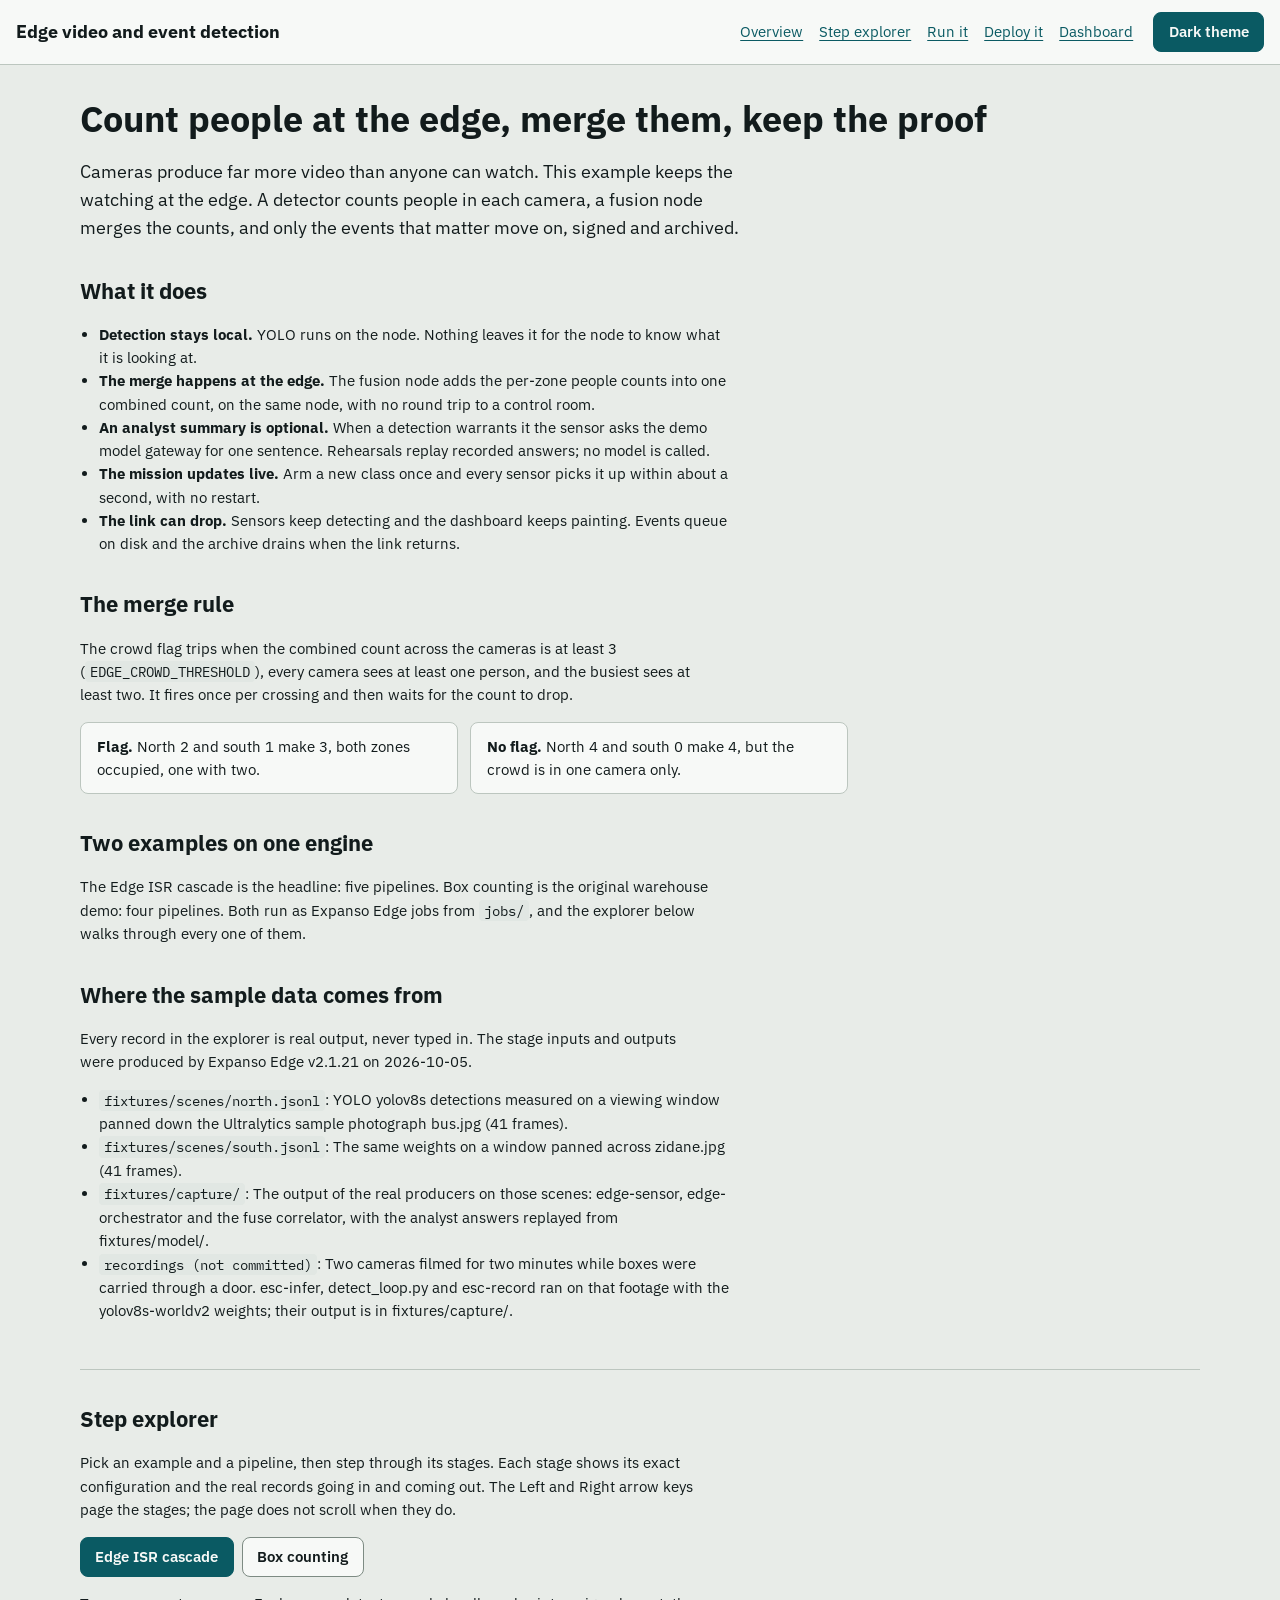
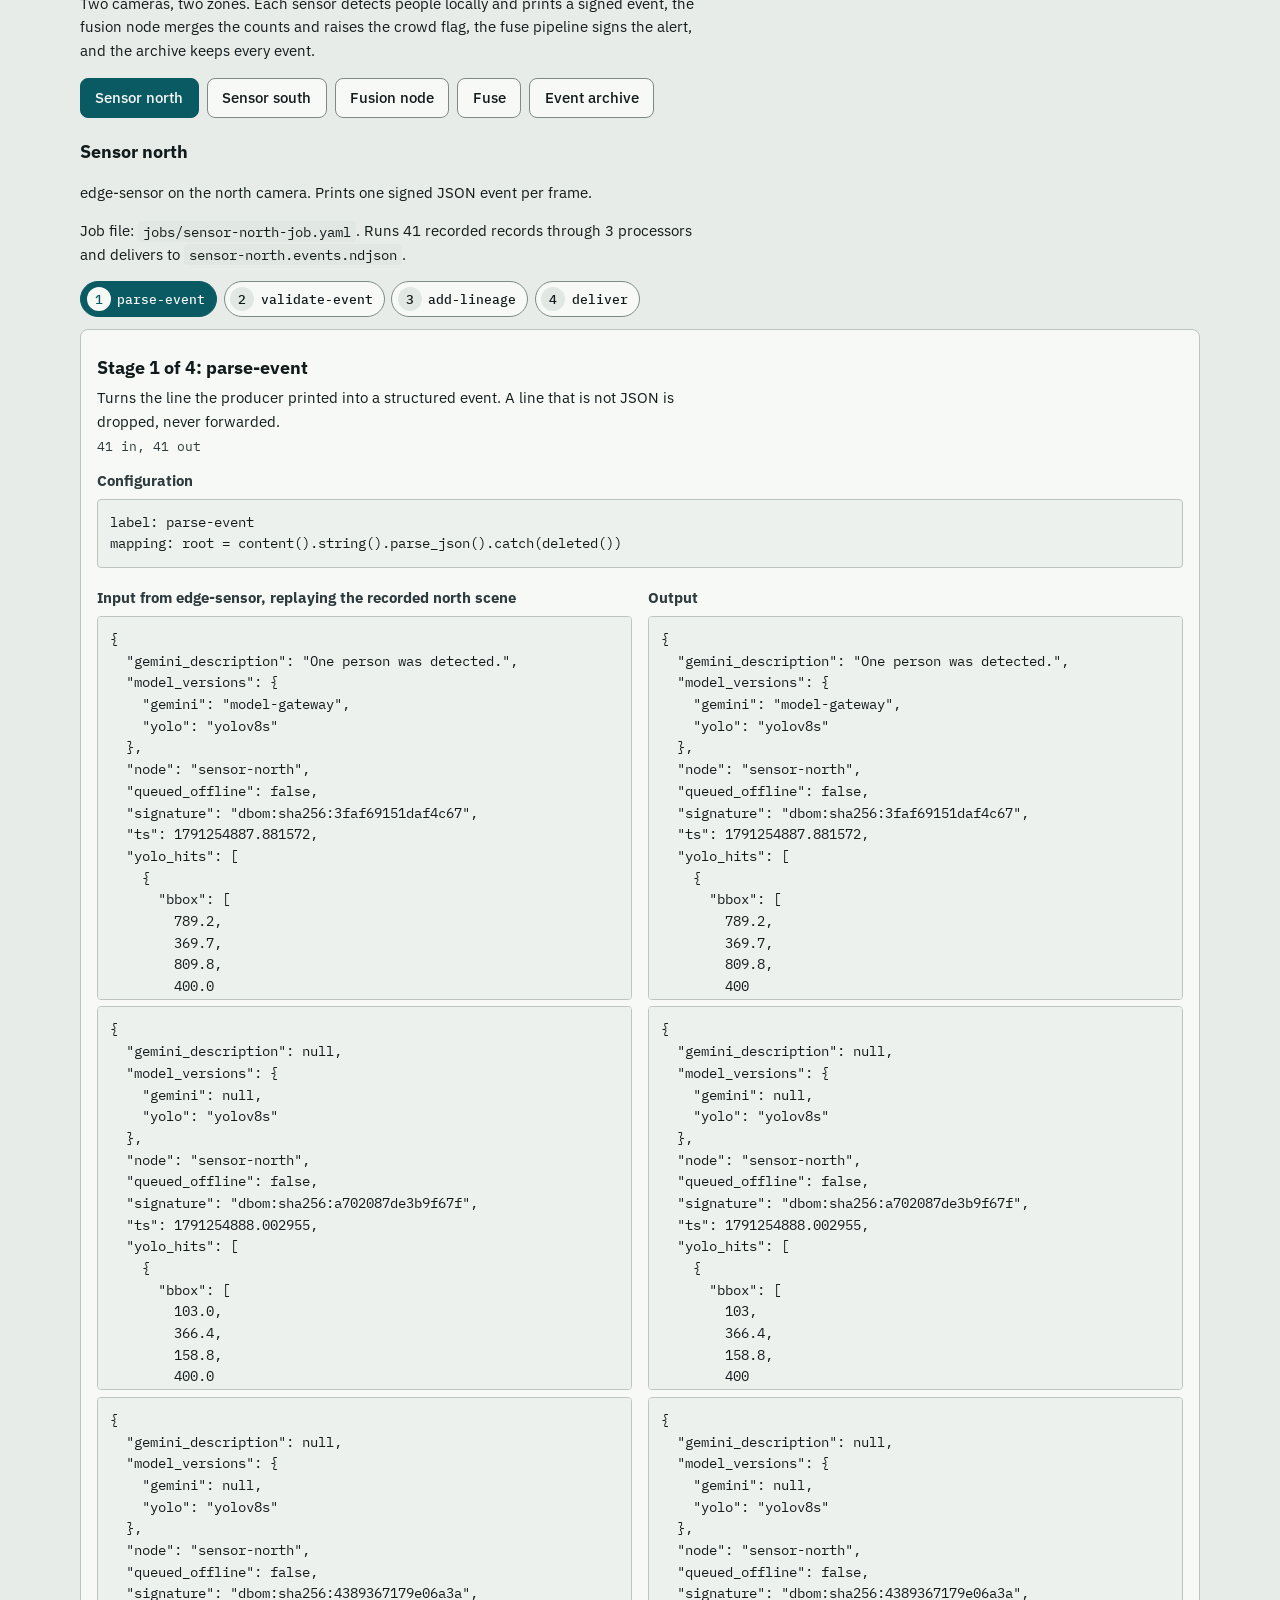
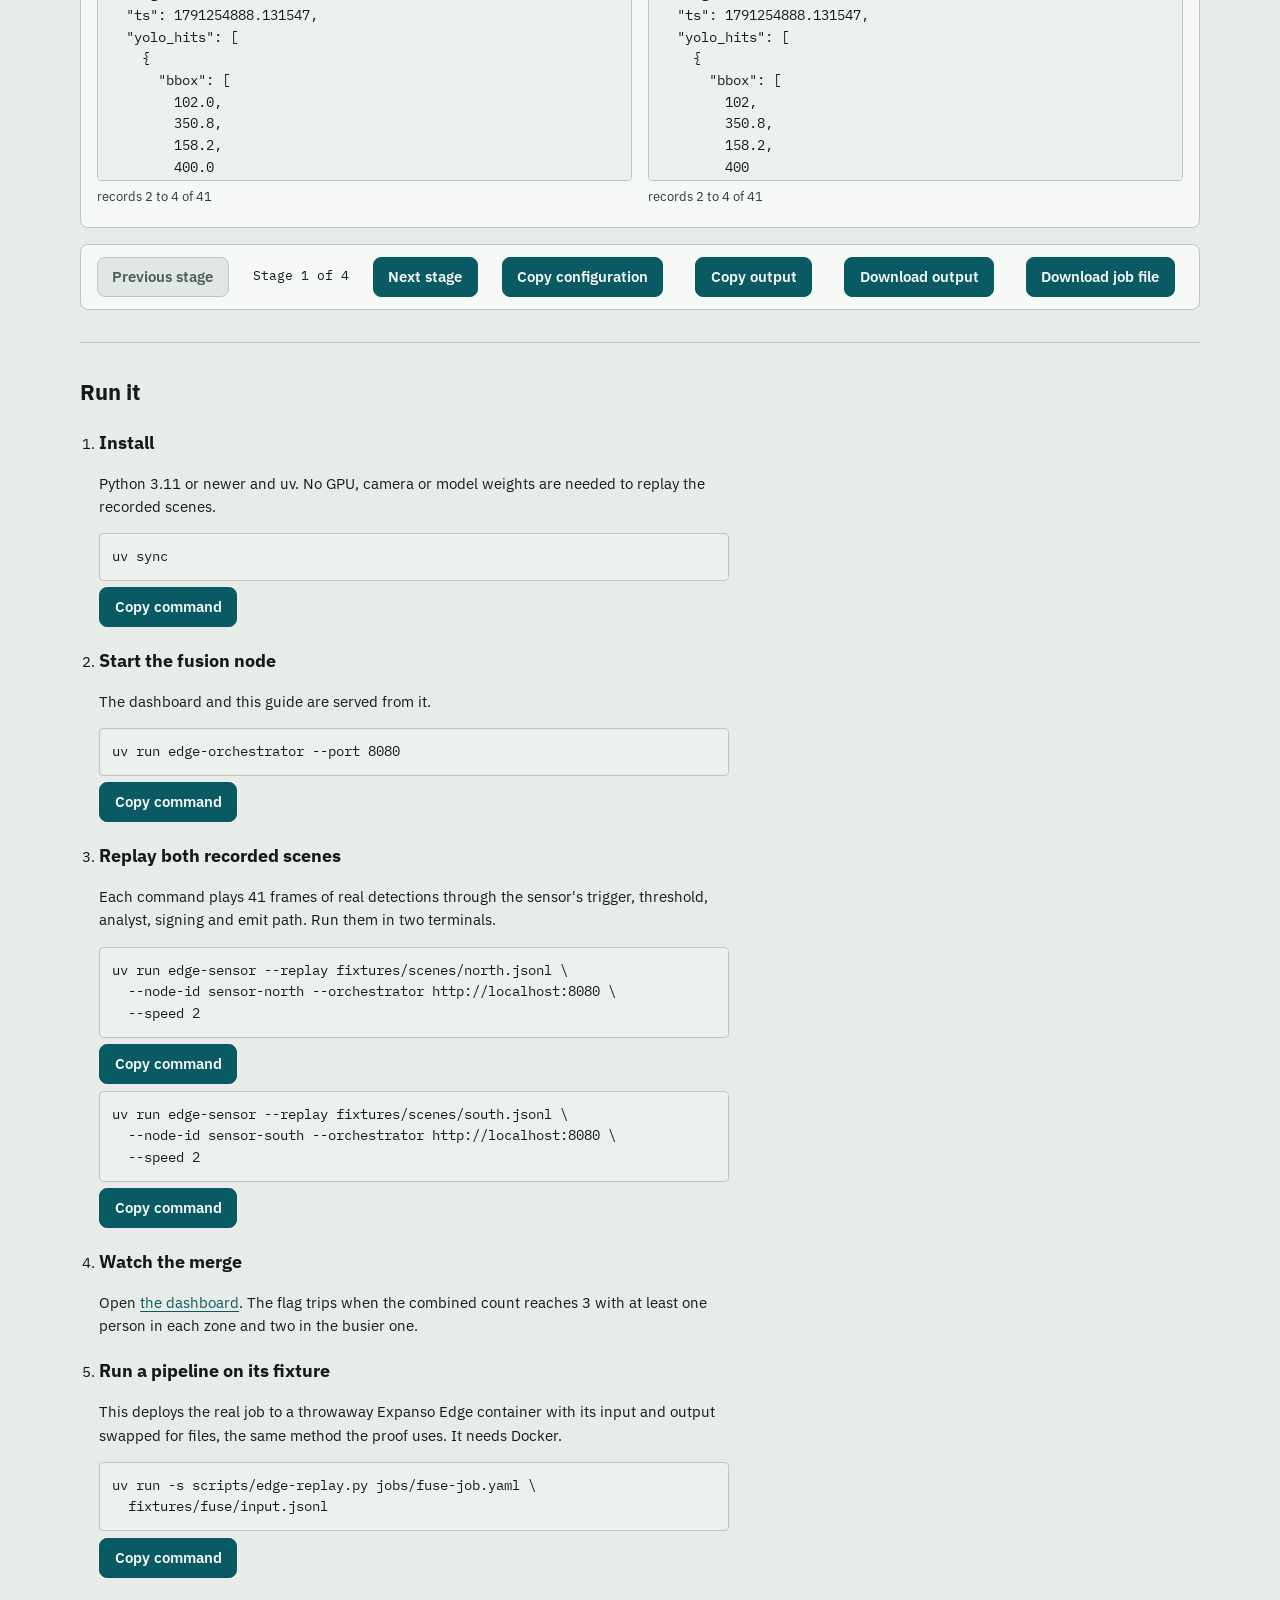
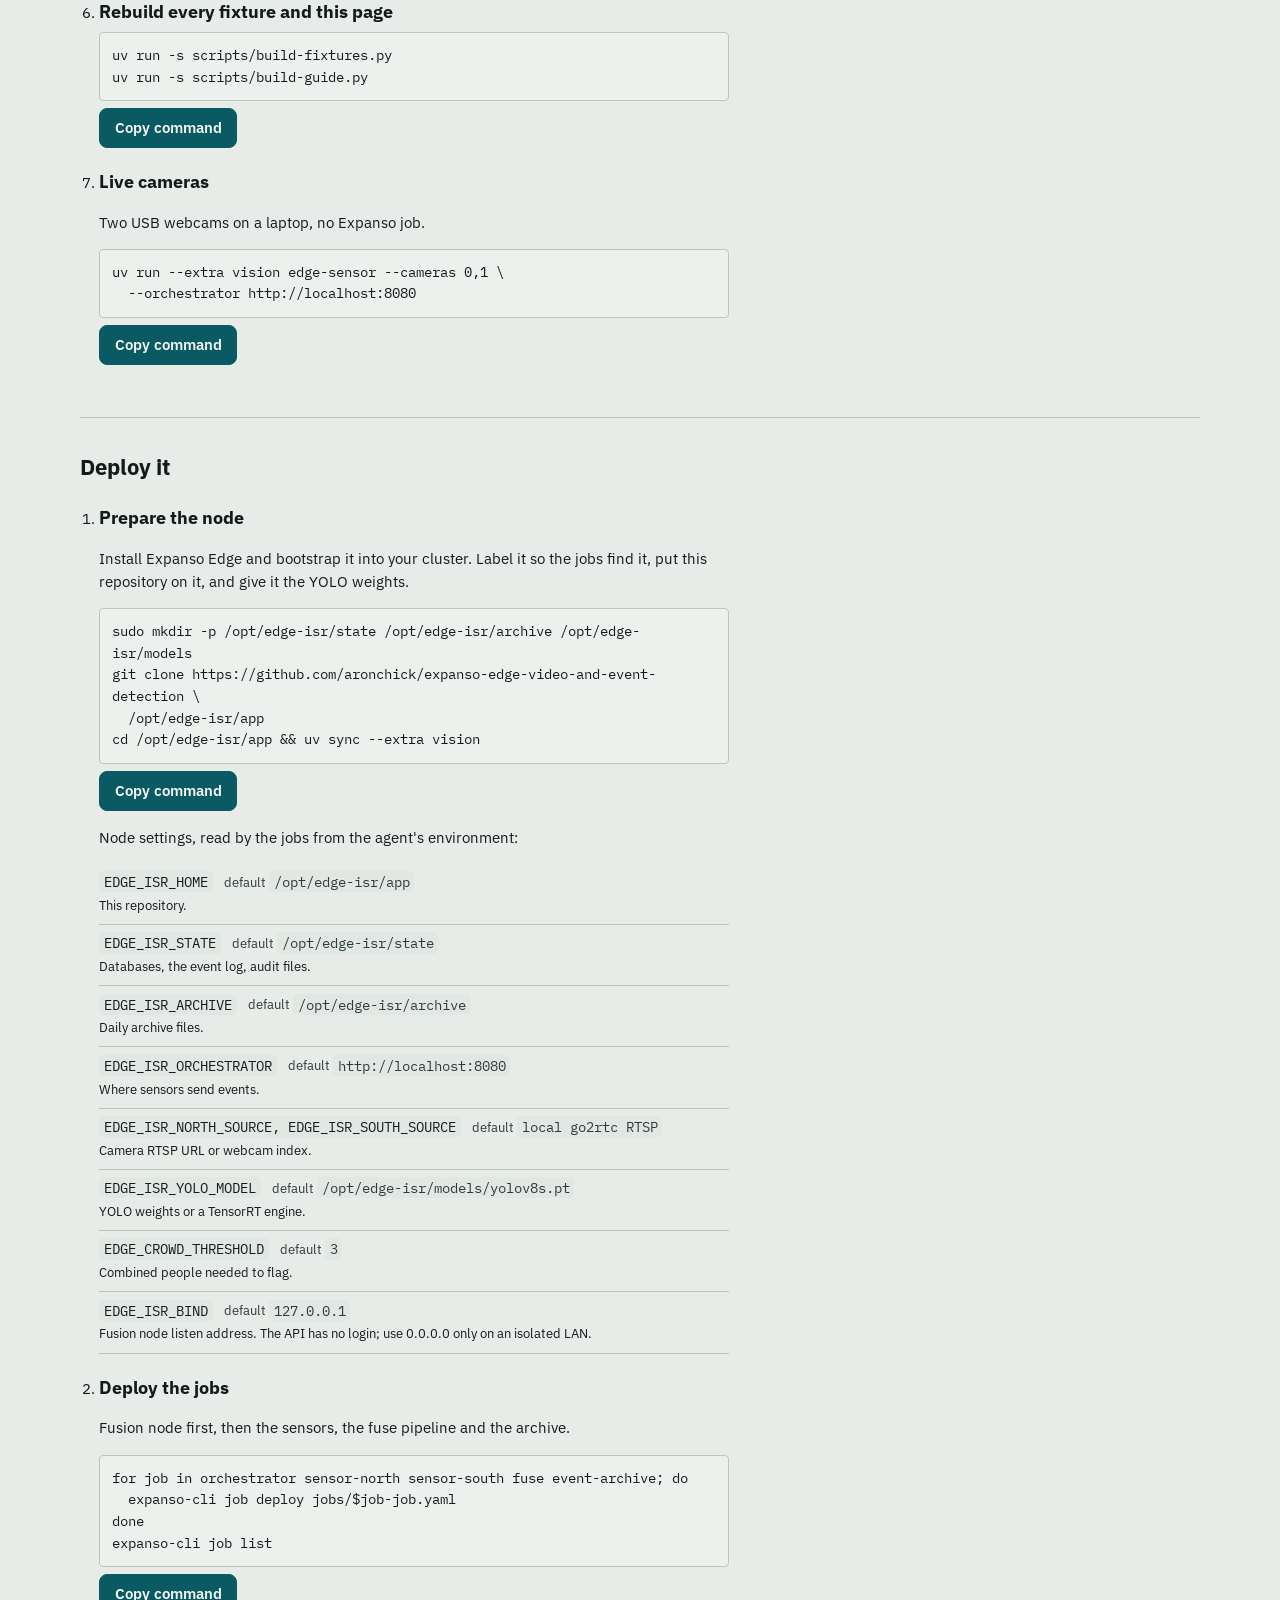
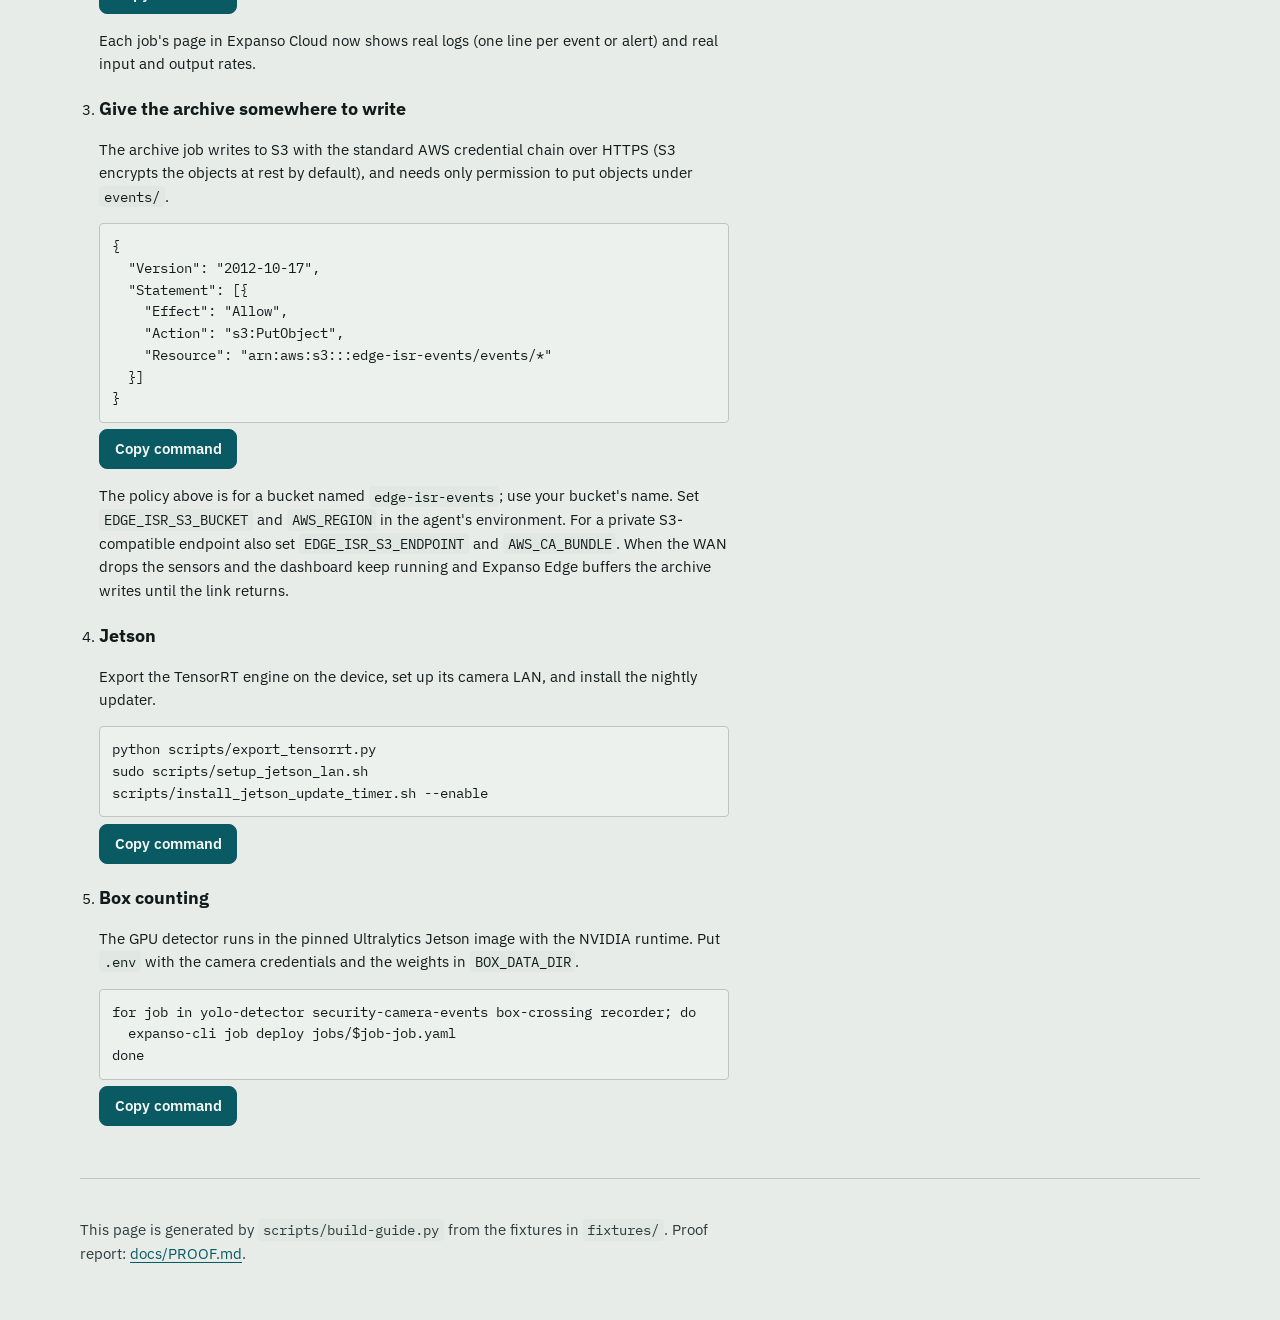
<file: public/guide/index.html>
<!doctype html>
<html lang="en" data-theme="light">
<head>
<meta charset="utf-8">
<meta name="viewport" content="width=device-width, initial-scale=1">
<title>Edge video and event detection</title>
<meta name="description" content="Detect and merge people counts at the edge, with a stage-by-stage look at every Expanso pipeline.">
<link rel="stylesheet" href="../fonts/fonts.css">
<link rel="stylesheet" href="guide.css">
<script src="theme.js"></script>
</head>
<body>
<a class="skip" href="#explanation">Skip to the guide</a>
<header class="top">
  <p class="brand">Edge video and event detection</p>
  <nav aria-label="Sections">
    <a href="#explanation">Overview</a>
    <a href="#explorer">Step explorer</a>
    <a href="#run">Run it</a>
    <a href="#deploy">Deploy it</a>
    <a href="../">Dashboard</a>
  </nav>
  <button type="button" id="theme-toggle" class="btn" aria-pressed="false">Dark theme</button>
</header>

<main>
<section id="explanation" aria-labelledby="explanation-h">
  <h1 id="explanation-h">Count people at the edge, merge them, keep the proof</h1>
  <p class="lead">Cameras produce far more video than anyone can watch. This example keeps the watching at the edge. A detector counts people in each camera, a fusion node merges the counts, and only the events that matter move on, signed and archived.</p>

  <h2>What it does</h2>
  <ul class="plain">
    <li><strong>Detection stays local.</strong> YOLO runs on the node. Nothing leaves it for the node to know what it is looking at.</li>
    <li><strong>The merge happens at the edge.</strong> The fusion node adds the per-zone people counts into one combined count, on the same node, with no round trip to a control room.</li>
    <li><strong>An analyst summary is optional.</strong> When a detection warrants it the sensor asks the demo model gateway for one sentence. Rehearsals replay recorded answers; no model is called.</li>
    <li><strong>The mission updates live.</strong> Arm a new class once and every sensor picks it up within about a second, with no restart.</li>
    <li><strong>The link can drop.</strong> Sensors keep detecting and the dashboard keeps painting. Events queue on disk and the archive drains when the link returns.</li>
  </ul>

  <h2>The merge rule</h2>
  <p>The crowd flag trips when the combined count across the cameras is at least 3 (<code>EDGE_CROWD_THRESHOLD</code>), every camera sees at least one person, and the busiest sees at least two. It fires once per crossing and then waits for the count to drop.</p>
  <div class="cases">
    <p><strong>Flag.</strong> North 2 and south 1 make 3, both zones occupied, one with two.</p>
    <p><strong>No flag.</strong> North 4 and south 0 make 4, but the crowd is in one camera only.</p>
  </div>

  <h2>Two examples on one engine</h2>
  <p>The Edge ISR cascade is the headline: five pipelines. Box counting is the original warehouse demo: four pipelines. Both run as Expanso Edge jobs from <code>jobs/</code>, and the explorer below walks through every one of them.</p>

  <h2>Where the sample data comes from</h2>
  <p>Every record in the explorer is real output, never typed in. The stage inputs and outputs were produced by Expanso Edge v2.1.21 on 2026-10-05.</p>
  <ul class="plain"><li><code>fixtures/scenes/north.jsonl</code>: YOLO yolov8s detections measured on a viewing window panned down the Ultralytics sample photograph bus.jpg (41 frames).</li><li><code>fixtures/scenes/south.jsonl</code>: The same weights on a window panned across zidane.jpg (41 frames).</li><li><code>fixtures/capture/</code>: The output of the real producers on those scenes: edge-sensor, edge-orchestrator and the fuse correlator, with the analyst answers replayed from fixtures/model/.</li><li><code>recordings (not committed)</code>: Two cameras filmed for two minutes while boxes were carried through a door. esc-infer, detect_loop.py and esc-record ran on that footage with the yolov8s-worldv2 weights; their output is in fixtures/capture/.</li></ul>
</section>

<section id="explorer" aria-labelledby="explorer-h">
  <h2 id="explorer-h">Step explorer</h2>
  <p>Pick an example and a pipeline, then step through its stages. Each stage shows its exact configuration and the real records going in and coming out. The Left and Right arrow keys page the stages; the page does not scroll when they do.</p>
  <div class="tabs" role="group" aria-label="Example"><button type="button" class="tab" data-example-tab="edge-isr" aria-pressed="true" aria-controls="example-edge-isr" id="tab-edge-isr">Edge ISR cascade</button><button type="button" class="tab" data-example-tab="box-counting" aria-pressed="false" aria-controls="example-box-counting" id="tab-box-counting">Box counting</button></div>
  <div class="example" id="example-edge-isr" data-example="edge-isr"><p class="ex-blurb">Two cameras, two zones. Each sensor detects people locally and prints a signed event, the fusion node merges the counts and raises the crowd flag, the fuse pipeline signs the alert, and the archive keeps every event.</p><div class="tabs sub" role="group" aria-label="Pipelines in Edge ISR cascade"><button type="button" class="tab sub" data-pipeline-tab="sensor-north" aria-pressed="true">Sensor north</button><button type="button" class="tab sub" data-pipeline-tab="sensor-south" aria-pressed="false">Sensor south</button><button type="button" class="tab sub" data-pipeline-tab="fusion-node" aria-pressed="false">Fusion node</button><button type="button" class="tab sub" data-pipeline-tab="fuse" aria-pressed="false">Fuse</button><button type="button" class="tab sub" data-pipeline-tab="event-archive" aria-pressed="false">Event archive</button></div><div class="pipeline" data-pipeline="sensor-north" data-job-file="data/jobs/sensor-north-job.yaml"><h3 class="pl-h">Sensor north</h3><p class="pl-sum">edge-sensor on the north camera. Prints one signed JSON event per frame.</p><p class="pl-job">Job file: <code>jobs/sensor-north-job.yaml</code>. Runs 41 recorded records through 3 processors and delivers to <code>sensor-north.events.ndjson</code>.</p><ol class="stepper" aria-label="Stages of Sensor north"><li><button type="button" class="step" data-go="sensor-north-parse-event"><span class="n">1</span>parse-event</button></li><li><button type="button" class="step" data-go="sensor-north-validate-event"><span class="n">2</span>validate-event</button></li><li><button type="button" class="step" data-go="sensor-north-add-lineage"><span class="n">3</span>add-lineage</button></li><li><button type="button" class="step" data-go="sensor-north-deliver"><span class="n">4</span>deliver</button></li></ol><article class="stage" data-stage-id="sensor-north-parse-event" data-pipeline="sensor-north" data-index="0" hidden data-input-file="data/stages/sensor-north/01-parse-event.input.jsonl" data-output-file="data/stages/sensor-north/01-parse-event.output.jsonl"><h4 class="stage-h">Stage 1 of 4: parse-event</h4><p class="what">Turns the line the producer printed into a structured event. A line that is not JSON is dropped, never forwarded.</p><p class="counts">41 in, 41 out</p><h5 class="io-h">Configuration</h5><pre class="code" data-yaml tabindex="0">label: parse-event
mapping: root = content().string().parse_json().catch(deleted())</pre><div class="io"><div class="io-col"><h5 class="io-h">Input from edge-sensor, replaying the recorded north scene</h5><div data-input><pre class="json" data-public-json tabindex="0">{
  &quot;gemini_description&quot;: &quot;One person was detected.&quot;,
  &quot;model_versions&quot;: {
    &quot;gemini&quot;: &quot;model-gateway&quot;,
    &quot;yolo&quot;: &quot;yolov8s&quot;
  },
  &quot;node&quot;: &quot;sensor-north&quot;,
  &quot;queued_offline&quot;: false,
  &quot;signature&quot;: &quot;dbom:sha256:3faf69151daf4c67&quot;,
  &quot;ts&quot;: 1791254887.881572,
  &quot;yolo_hits&quot;: [
    {
      &quot;bbox&quot;: [
        789.2,
        369.7,
        809.8,
        400.0
      ],
      &quot;confidence&quot;: 0.433,
      &quot;label&quot;: &quot;person&quot;
    }
  ]
}</pre><pre class="json" data-public-json tabindex="0">{
  &quot;gemini_description&quot;: null,
  &quot;model_versions&quot;: {
    &quot;gemini&quot;: null,
    &quot;yolo&quot;: &quot;yolov8s&quot;
  },
  &quot;node&quot;: &quot;sensor-north&quot;,
  &quot;queued_offline&quot;: false,
  &quot;signature&quot;: &quot;dbom:sha256:a702087de3b9f67f&quot;,
  &quot;ts&quot;: 1791254888.002955,
  &quot;yolo_hits&quot;: [
    {
      &quot;bbox&quot;: [
        103.0,
        366.4,
        158.8,
        400.0
      ],
      &quot;confidence&quot;: 0.728,
      &quot;label&quot;: &quot;person&quot;
    },
    {
      &quot;bbox&quot;: [
        263.1,
        373.9,
        306.8,
        400.0
      ],
      &quot;confidence&quot;: 0.689,
      &quot;label&quot;: &quot;person&quot;
    },
    {
      &quot;bbox&quot;: [
        789.3,
        363.7,
        809.7,
        400.0
      ],
      &quot;confidence&quot;: 0.548,
      &quot;label&quot;: &quot;person&quot;
    }
  ]
}</pre><pre class="json" data-public-json tabindex="0">{
  &quot;gemini_description&quot;: null,
  &quot;model_versions&quot;: {
    &quot;gemini&quot;: null,
    &quot;yolo&quot;: &quot;yolov8s&quot;
  },
  &quot;node&quot;: &quot;sensor-north&quot;,
  &quot;queued_offline&quot;: false,
  &quot;signature&quot;: &quot;dbom:sha256:4389367179e06a3a&quot;,
  &quot;ts&quot;: 1791254888.131547,
  &quot;yolo_hits&quot;: [
    {
      &quot;bbox&quot;: [
        102.0,
        350.8,
        158.2,
        400.0
      ],
      &quot;confidence&quot;: 0.774,
      &quot;label&quot;: &quot;person&quot;
    },
    {
      &quot;bbox&quot;: [
        261.3,
        357.8,
        307.9,
        400.0
      ],
      &quot;confidence&quot;: 0.761,
      &quot;label&quot;: &quot;person&quot;
    },
    {
      &quot;bbox&quot;: [
        789.1,
        331.4,
        809.7,
        399.3
      ],
      &quot;confidence&quot;: 0.564,
      &quot;label&quot;: &quot;person&quot;
    }
  ]
}</pre><p class="note">records 2 to 4 of 41</p></div></div><div class="io-col"><h5 class="io-h">Output</h5><div data-output><pre class="json" data-public-json tabindex="0">{
  &quot;gemini_description&quot;: &quot;One person was detected.&quot;,
  &quot;model_versions&quot;: {
    &quot;gemini&quot;: &quot;model-gateway&quot;,
    &quot;yolo&quot;: &quot;yolov8s&quot;
  },
  &quot;node&quot;: &quot;sensor-north&quot;,
  &quot;queued_offline&quot;: false,
  &quot;signature&quot;: &quot;dbom:sha256:3faf69151daf4c67&quot;,
  &quot;ts&quot;: 1791254887.881572,
  &quot;yolo_hits&quot;: [
    {
      &quot;bbox&quot;: [
        789.2,
        369.7,
        809.8,
        400
      ],
      &quot;confidence&quot;: 0.433,
      &quot;label&quot;: &quot;person&quot;
    }
  ]
}</pre><pre class="json" data-public-json tabindex="0">{
  &quot;gemini_description&quot;: null,
  &quot;model_versions&quot;: {
    &quot;gemini&quot;: null,
    &quot;yolo&quot;: &quot;yolov8s&quot;
  },
  &quot;node&quot;: &quot;sensor-north&quot;,
  &quot;queued_offline&quot;: false,
  &quot;signature&quot;: &quot;dbom:sha256:a702087de3b9f67f&quot;,
  &quot;ts&quot;: 1791254888.002955,
  &quot;yolo_hits&quot;: [
    {
      &quot;bbox&quot;: [
        103,
        366.4,
        158.8,
        400
      ],
      &quot;confidence&quot;: 0.728,
      &quot;label&quot;: &quot;person&quot;
    },
    {
      &quot;bbox&quot;: [
        263.1,
        373.9,
        306.8,
        400
      ],
      &quot;confidence&quot;: 0.689,
      &quot;label&quot;: &quot;person&quot;
    },
    {
      &quot;bbox&quot;: [
        789.3,
        363.7,
        809.7,
        400
      ],
      &quot;confidence&quot;: 0.548,
      &quot;label&quot;: &quot;person&quot;
    }
  ]
}</pre><pre class="json" data-public-json tabindex="0">{
  &quot;gemini_description&quot;: null,
  &quot;model_versions&quot;: {
    &quot;gemini&quot;: null,
    &quot;yolo&quot;: &quot;yolov8s&quot;
  },
  &quot;node&quot;: &quot;sensor-north&quot;,
  &quot;queued_offline&quot;: false,
  &quot;signature&quot;: &quot;dbom:sha256:4389367179e06a3a&quot;,
  &quot;ts&quot;: 1791254888.131547,
  &quot;yolo_hits&quot;: [
    {
      &quot;bbox&quot;: [
        102,
        350.8,
        158.2,
        400
      ],
      &quot;confidence&quot;: 0.774,
      &quot;label&quot;: &quot;person&quot;
    },
    {
      &quot;bbox&quot;: [
        261.3,
        357.8,
        307.9,
        400
      ],
      &quot;confidence&quot;: 0.761,
      &quot;label&quot;: &quot;person&quot;
    },
    {
      &quot;bbox&quot;: [
        789.1,
        331.4,
        809.7,
        399.3
      ],
      &quot;confidence&quot;: 0.564,
      &quot;label&quot;: &quot;person&quot;
    }
  ]
}</pre><p class="note">records 2 to 4 of 41</p></div></div></div></article><article class="stage" data-stage-id="sensor-north-validate-event" data-pipeline="sensor-north" data-index="1" hidden data-input-file="data/stages/sensor-north/02-validate-event.input.jsonl" data-output-file="data/stages/sensor-north/02-validate-event.output.jsonl"><h4 class="stage-h">Stage 2 of 4: validate-event</h4><p class="what">Drops an event that lacks a node, a timestamp or its detections.</p><p class="counts">41 in, 41 out</p><h5 class="io-h">Configuration</h5><pre class="code" data-yaml tabindex="0">label: validate-event
mapping: &quot;root = if this.node == null || this.ts == null || this.yolo_hits == null {\n  deleted()\n\
  } else {\n  this\n}\n&quot;</pre><div class="io"><div class="io-col"><h5 class="io-h">Input from the previous stage</h5><div data-input><pre class="json" data-public-json tabindex="0">{
  &quot;gemini_description&quot;: &quot;One person was detected.&quot;,
  &quot;model_versions&quot;: {
    &quot;gemini&quot;: &quot;model-gateway&quot;,
    &quot;yolo&quot;: &quot;yolov8s&quot;
  },
  &quot;node&quot;: &quot;sensor-north&quot;,
  &quot;queued_offline&quot;: false,
  &quot;signature&quot;: &quot;dbom:sha256:3faf69151daf4c67&quot;,
  &quot;ts&quot;: 1791254887.881572,
  &quot;yolo_hits&quot;: [
    {
      &quot;bbox&quot;: [
        789.2,
        369.7,
        809.8,
        400
      ],
      &quot;confidence&quot;: 0.433,
      &quot;label&quot;: &quot;person&quot;
    }
  ]
}</pre><pre class="json" data-public-json tabindex="0">{
  &quot;gemini_description&quot;: null,
  &quot;model_versions&quot;: {
    &quot;gemini&quot;: null,
    &quot;yolo&quot;: &quot;yolov8s&quot;
  },
  &quot;node&quot;: &quot;sensor-north&quot;,
  &quot;queued_offline&quot;: false,
  &quot;signature&quot;: &quot;dbom:sha256:a702087de3b9f67f&quot;,
  &quot;ts&quot;: 1791254888.002955,
  &quot;yolo_hits&quot;: [
    {
      &quot;bbox&quot;: [
        103,
        366.4,
        158.8,
        400
      ],
      &quot;confidence&quot;: 0.728,
      &quot;label&quot;: &quot;person&quot;
    },
    {
      &quot;bbox&quot;: [
        263.1,
        373.9,
        306.8,
        400
      ],
      &quot;confidence&quot;: 0.689,
      &quot;label&quot;: &quot;person&quot;
    },
    {
      &quot;bbox&quot;: [
        789.3,
        363.7,
        809.7,
        400
      ],
      &quot;confidence&quot;: 0.548,
      &quot;label&quot;: &quot;person&quot;
    }
  ]
}</pre><pre class="json" data-public-json tabindex="0">{
  &quot;gemini_description&quot;: null,
  &quot;model_versions&quot;: {
    &quot;gemini&quot;: null,
    &quot;yolo&quot;: &quot;yolov8s&quot;
  },
  &quot;node&quot;: &quot;sensor-north&quot;,
  &quot;queued_offline&quot;: false,
  &quot;signature&quot;: &quot;dbom:sha256:4389367179e06a3a&quot;,
  &quot;ts&quot;: 1791254888.131547,
  &quot;yolo_hits&quot;: [
    {
      &quot;bbox&quot;: [
        102,
        350.8,
        158.2,
        400
      ],
      &quot;confidence&quot;: 0.774,
      &quot;label&quot;: &quot;person&quot;
    },
    {
      &quot;bbox&quot;: [
        261.3,
        357.8,
        307.9,
        400
      ],
      &quot;confidence&quot;: 0.761,
      &quot;label&quot;: &quot;person&quot;
    },
    {
      &quot;bbox&quot;: [
        789.1,
        331.4,
        809.7,
        399.3
      ],
      &quot;confidence&quot;: 0.564,
      &quot;label&quot;: &quot;person&quot;
    }
  ]
}</pre><p class="note">records 2 to 4 of 41</p></div></div><div class="io-col"><h5 class="io-h">Output</h5><div data-output><pre class="json" data-public-json tabindex="0">{
  &quot;gemini_description&quot;: &quot;One person was detected.&quot;,
  &quot;model_versions&quot;: {
    &quot;gemini&quot;: &quot;model-gateway&quot;,
    &quot;yolo&quot;: &quot;yolov8s&quot;
  },
  &quot;node&quot;: &quot;sensor-north&quot;,
  &quot;queued_offline&quot;: false,
  &quot;signature&quot;: &quot;dbom:sha256:3faf69151daf4c67&quot;,
  &quot;ts&quot;: 1791254887.881572,
  &quot;yolo_hits&quot;: [
    {
      &quot;bbox&quot;: [
        789.2,
        369.7,
        809.8,
        400
      ],
      &quot;confidence&quot;: 0.433,
      &quot;label&quot;: &quot;person&quot;
    }
  ]
}</pre><pre class="json" data-public-json tabindex="0">{
  &quot;gemini_description&quot;: null,
  &quot;model_versions&quot;: {
    &quot;gemini&quot;: null,
    &quot;yolo&quot;: &quot;yolov8s&quot;
  },
  &quot;node&quot;: &quot;sensor-north&quot;,
  &quot;queued_offline&quot;: false,
  &quot;signature&quot;: &quot;dbom:sha256:a702087de3b9f67f&quot;,
  &quot;ts&quot;: 1791254888.002955,
  &quot;yolo_hits&quot;: [
    {
      &quot;bbox&quot;: [
        103,
        366.4,
        158.8,
        400
      ],
      &quot;confidence&quot;: 0.728,
      &quot;label&quot;: &quot;person&quot;
    },
    {
      &quot;bbox&quot;: [
        263.1,
        373.9,
        306.8,
        400
      ],
      &quot;confidence&quot;: 0.689,
      &quot;label&quot;: &quot;person&quot;
    },
    {
      &quot;bbox&quot;: [
        789.3,
        363.7,
        809.7,
        400
      ],
      &quot;confidence&quot;: 0.548,
      &quot;label&quot;: &quot;person&quot;
    }
  ]
}</pre><pre class="json" data-public-json tabindex="0">{
  &quot;gemini_description&quot;: null,
  &quot;model_versions&quot;: {
    &quot;gemini&quot;: null,
    &quot;yolo&quot;: &quot;yolov8s&quot;
  },
  &quot;node&quot;: &quot;sensor-north&quot;,
  &quot;queued_offline&quot;: false,
  &quot;signature&quot;: &quot;dbom:sha256:4389367179e06a3a&quot;,
  &quot;ts&quot;: 1791254888.131547,
  &quot;yolo_hits&quot;: [
    {
      &quot;bbox&quot;: [
        102,
        350.8,
        158.2,
        400
      ],
      &quot;confidence&quot;: 0.774,
      &quot;label&quot;: &quot;person&quot;
    },
    {
      &quot;bbox&quot;: [
        261.3,
        357.8,
        307.9,
        400
      ],
      &quot;confidence&quot;: 0.761,
      &quot;label&quot;: &quot;person&quot;
    },
    {
      &quot;bbox&quot;: [
        789.1,
        331.4,
        809.7,
        399.3
      ],
      &quot;confidence&quot;: 0.564,
      &quot;label&quot;: &quot;person&quot;
    }
  ]
}</pre><p class="note">records 2 to 4 of 41</p></div></div></div></article><article class="stage" data-stage-id="sensor-north-add-lineage" data-pipeline="sensor-north" data-index="2" hidden data-input-file="data/stages/sensor-north/03-add-lineage.input.jsonl" data-output-file="data/stages/sensor-north/03-add-lineage.output.jsonl"><h4 class="stage-h">Stage 3 of 4: add-lineage</h4><p class="what">Stamps which pipeline and node handled the record.</p><p class="counts">41 in, 41 out</p><h5 class="io-h">Configuration</h5><pre class="code" data-yaml tabindex="0">label: add-lineage
mapping: &quot;root = this\nroot.lineage = {\n  \&quot;pipeline\&quot;: \&quot;sensor-north\&quot;,\n  \&quot;pipeline_version\&quot;\
  : \&quot;2.0.0\&quot;,\n  \&quot;edge_node\&quot;: \&quot;${EDGE_ISR_NODE:edge-node}\&quot;\n}\n&quot;</pre><div class="io"><div class="io-col"><h5 class="io-h">Input from the previous stage</h5><div data-input><pre class="json" data-public-json tabindex="0">{
  &quot;gemini_description&quot;: &quot;One person was detected.&quot;,
  &quot;model_versions&quot;: {
    &quot;gemini&quot;: &quot;model-gateway&quot;,
    &quot;yolo&quot;: &quot;yolov8s&quot;
  },
  &quot;node&quot;: &quot;sensor-north&quot;,
  &quot;queued_offline&quot;: false,
  &quot;signature&quot;: &quot;dbom:sha256:3faf69151daf4c67&quot;,
  &quot;ts&quot;: 1791254887.881572,
  &quot;yolo_hits&quot;: [
    {
      &quot;bbox&quot;: [
        789.2,
        369.7,
        809.8,
        400
      ],
      &quot;confidence&quot;: 0.433,
      &quot;label&quot;: &quot;person&quot;
    }
  ]
}</pre><pre class="json" data-public-json tabindex="0">{
  &quot;gemini_description&quot;: null,
  &quot;model_versions&quot;: {
    &quot;gemini&quot;: null,
    &quot;yolo&quot;: &quot;yolov8s&quot;
  },
  &quot;node&quot;: &quot;sensor-north&quot;,
  &quot;queued_offline&quot;: false,
  &quot;signature&quot;: &quot;dbom:sha256:a702087de3b9f67f&quot;,
  &quot;ts&quot;: 1791254888.002955,
  &quot;yolo_hits&quot;: [
    {
      &quot;bbox&quot;: [
        103,
        366.4,
        158.8,
        400
      ],
      &quot;confidence&quot;: 0.728,
      &quot;label&quot;: &quot;person&quot;
    },
    {
      &quot;bbox&quot;: [
        263.1,
        373.9,
        306.8,
        400
      ],
      &quot;confidence&quot;: 0.689,
      &quot;label&quot;: &quot;person&quot;
    },
    {
      &quot;bbox&quot;: [
        789.3,
        363.7,
        809.7,
        400
      ],
      &quot;confidence&quot;: 0.548,
      &quot;label&quot;: &quot;person&quot;
    }
  ]
}</pre><pre class="json" data-public-json tabindex="0">{
  &quot;gemini_description&quot;: null,
  &quot;model_versions&quot;: {
    &quot;gemini&quot;: null,
    &quot;yolo&quot;: &quot;yolov8s&quot;
  },
  &quot;node&quot;: &quot;sensor-north&quot;,
  &quot;queued_offline&quot;: false,
  &quot;signature&quot;: &quot;dbom:sha256:4389367179e06a3a&quot;,
  &quot;ts&quot;: 1791254888.131547,
  &quot;yolo_hits&quot;: [
    {
      &quot;bbox&quot;: [
        102,
        350.8,
        158.2,
        400
      ],
      &quot;confidence&quot;: 0.774,
      &quot;label&quot;: &quot;person&quot;
    },
    {
      &quot;bbox&quot;: [
        261.3,
        357.8,
        307.9,
        400
      ],
      &quot;confidence&quot;: 0.761,
      &quot;label&quot;: &quot;person&quot;
    },
    {
      &quot;bbox&quot;: [
        789.1,
        331.4,
        809.7,
        399.3
      ],
      &quot;confidence&quot;: 0.564,
      &quot;label&quot;: &quot;person&quot;
    }
  ]
}</pre><p class="note">records 2 to 4 of 41</p></div></div><div class="io-col"><h5 class="io-h">Output</h5><div data-output><pre class="json" data-public-json tabindex="0">{
  &quot;gemini_description&quot;: &quot;One person was detected.&quot;,
  &quot;lineage&quot;: {
    &quot;edge_node&quot;: &quot;edge-node&quot;,
    &quot;pipeline&quot;: &quot;sensor-north&quot;,
    &quot;pipeline_version&quot;: &quot;2.0.0&quot;
  },
  &quot;model_versions&quot;: {
    &quot;gemini&quot;: &quot;model-gateway&quot;,
    &quot;yolo&quot;: &quot;yolov8s&quot;
  },
  &quot;node&quot;: &quot;sensor-north&quot;,
  &quot;queued_offline&quot;: false,
  &quot;signature&quot;: &quot;dbom:sha256:3faf69151daf4c67&quot;,
  &quot;ts&quot;: 1791254887.881572,
  &quot;yolo_hits&quot;: [
    {
      &quot;bbox&quot;: [
        789.2,
        369.7,
        809.8,
        400
      ],
      &quot;confidence&quot;: 0.433,
      &quot;label&quot;: &quot;person&quot;
    }
  ]
}</pre><pre class="json" data-public-json tabindex="0">{
  &quot;gemini_description&quot;: null,
  &quot;lineage&quot;: {
    &quot;edge_node&quot;: &quot;edge-node&quot;,
    &quot;pipeline&quot;: &quot;sensor-north&quot;,
    &quot;pipeline_version&quot;: &quot;2.0.0&quot;
  },
  &quot;model_versions&quot;: {
    &quot;gemini&quot;: null,
    &quot;yolo&quot;: &quot;yolov8s&quot;
  },
  &quot;node&quot;: &quot;sensor-north&quot;,
  &quot;queued_offline&quot;: false,
  &quot;signature&quot;: &quot;dbom:sha256:a702087de3b9f67f&quot;,
  &quot;ts&quot;: 1791254888.002955,
  &quot;yolo_hits&quot;: [
    {
      &quot;bbox&quot;: [
        103,
        366.4,
        158.8,
        400
      ],
      &quot;confidence&quot;: 0.728,
      &quot;label&quot;: &quot;person&quot;
    },
    {
      &quot;bbox&quot;: [
        263.1,
        373.9,
        306.8,
        400
      ],
      &quot;confidence&quot;: 0.689,
      &quot;label&quot;: &quot;person&quot;
    },
    {
      &quot;bbox&quot;: [
        789.3,
        363.7,
        809.7,
        400
      ],
      &quot;confidence&quot;: 0.548,
      &quot;label&quot;: &quot;person&quot;
    }
  ]
}</pre><pre class="json" data-public-json tabindex="0">{
  &quot;gemini_description&quot;: null,
  &quot;lineage&quot;: {
    &quot;edge_node&quot;: &quot;edge-node&quot;,
    &quot;pipeline&quot;: &quot;sensor-north&quot;,
    &quot;pipeline_version&quot;: &quot;2.0.0&quot;
  },
  &quot;model_versions&quot;: {
    &quot;gemini&quot;: null,
    &quot;yolo&quot;: &quot;yolov8s&quot;
  },
  &quot;node&quot;: &quot;sensor-north&quot;,
  &quot;queued_offline&quot;: false,
  &quot;signature&quot;: &quot;dbom:sha256:4389367179e06a3a&quot;,
  &quot;ts&quot;: 1791254888.131547,
  &quot;yolo_hits&quot;: [
    {
      &quot;bbox&quot;: [
        102,
        350.8,
        158.2,
        400
      ],
      &quot;confidence&quot;: 0.774,
      &quot;label&quot;: &quot;person&quot;
    },
    {
      &quot;bbox&quot;: [
        261.3,
        357.8,
        307.9,
        400
      ],
      &quot;confidence&quot;: 0.761,
      &quot;label&quot;: &quot;person&quot;
    },
    {
      &quot;bbox&quot;: [
        789.1,
        331.4,
        809.7,
        399.3
      ],
      &quot;confidence&quot;: 0.564,
      &quot;label&quot;: &quot;person&quot;
    }
  ]
}</pre><p class="note">records 2 to 4 of 41</p></div></div></div></article><article class="stage" data-stage-id="sensor-north-deliver" data-pipeline="sensor-north" data-index="3" hidden data-input-file="data/stages/sensor-north/04-deliver.input.jsonl" data-output-file="data/stages/sensor-north/04-deliver.output.jsonl"><h4 class="stage-h">Stage 4 of 4: deliver</h4><p class="what">The job&#x27;s own outputs. The delivery time is stamped here, at the moment of writing.</p><p class="counts">41 in, 41 out</p><h5 class="io-h">Configuration</h5><pre class="code" data-yaml tabindex="0">label: sensor-events
file:
  path: ${EDGE_ISR_STATE:/opt/edge-isr/state}/sensor-north.events.ndjson
  codec: lines</pre><div class="io"><div class="io-col"><h5 class="io-h">Input from the previous stage</h5><div data-input><pre class="json" data-public-json tabindex="0">{
  &quot;gemini_description&quot;: &quot;One person was detected.&quot;,
  &quot;lineage&quot;: {
    &quot;edge_node&quot;: &quot;edge-node&quot;,
    &quot;pipeline&quot;: &quot;sensor-north&quot;,
    &quot;pipeline_version&quot;: &quot;2.0.0&quot;
  },
  &quot;model_versions&quot;: {
    &quot;gemini&quot;: &quot;model-gateway&quot;,
    &quot;yolo&quot;: &quot;yolov8s&quot;
  },
  &quot;node&quot;: &quot;sensor-north&quot;,
  &quot;queued_offline&quot;: false,
  &quot;signature&quot;: &quot;dbom:sha256:3faf69151daf4c67&quot;,
  &quot;ts&quot;: 1791254887.881572,
  &quot;yolo_hits&quot;: [
    {
      &quot;bbox&quot;: [
        789.2,
        369.7,
        809.8,
        400
      ],
      &quot;confidence&quot;: 0.433,
      &quot;label&quot;: &quot;person&quot;
    }
  ]
}</pre><pre class="json" data-public-json tabindex="0">{
  &quot;gemini_description&quot;: null,
  &quot;lineage&quot;: {
    &quot;edge_node&quot;: &quot;edge-node&quot;,
    &quot;pipeline&quot;: &quot;sensor-north&quot;,
    &quot;pipeline_version&quot;: &quot;2.0.0&quot;
  },
  &quot;model_versions&quot;: {
    &quot;gemini&quot;: null,
    &quot;yolo&quot;: &quot;yolov8s&quot;
  },
  &quot;node&quot;: &quot;sensor-north&quot;,
  &quot;queued_offline&quot;: false,
  &quot;signature&quot;: &quot;dbom:sha256:a702087de3b9f67f&quot;,
  &quot;ts&quot;: 1791254888.002955,
  &quot;yolo_hits&quot;: [
    {
      &quot;bbox&quot;: [
        103,
        366.4,
        158.8,
        400
      ],
      &quot;confidence&quot;: 0.728,
      &quot;label&quot;: &quot;person&quot;
    },
    {
      &quot;bbox&quot;: [
        263.1,
        373.9,
        306.8,
        400
      ],
      &quot;confidence&quot;: 0.689,
      &quot;label&quot;: &quot;person&quot;
    },
    {
      &quot;bbox&quot;: [
        789.3,
        363.7,
        809.7,
        400
      ],
      &quot;confidence&quot;: 0.548,
      &quot;label&quot;: &quot;person&quot;
    }
  ]
}</pre><pre class="json" data-public-json tabindex="0">{
  &quot;gemini_description&quot;: null,
  &quot;lineage&quot;: {
    &quot;edge_node&quot;: &quot;edge-node&quot;,
    &quot;pipeline&quot;: &quot;sensor-north&quot;,
    &quot;pipeline_version&quot;: &quot;2.0.0&quot;
  },
  &quot;model_versions&quot;: {
    &quot;gemini&quot;: null,
    &quot;yolo&quot;: &quot;yolov8s&quot;
  },
  &quot;node&quot;: &quot;sensor-north&quot;,
  &quot;queued_offline&quot;: false,
  &quot;signature&quot;: &quot;dbom:sha256:4389367179e06a3a&quot;,
  &quot;ts&quot;: 1791254888.131547,
  &quot;yolo_hits&quot;: [
    {
      &quot;bbox&quot;: [
        102,
        350.8,
        158.2,
        400
      ],
      &quot;confidence&quot;: 0.774,
      &quot;label&quot;: &quot;person&quot;
    },
    {
      &quot;bbox&quot;: [
        261.3,
        357.8,
        307.9,
        400
      ],
      &quot;confidence&quot;: 0.761,
      &quot;label&quot;: &quot;person&quot;
    },
    {
      &quot;bbox&quot;: [
        789.1,
        331.4,
        809.7,
        399.3
      ],
      &quot;confidence&quot;: 0.564,
      &quot;label&quot;: &quot;person&quot;
    }
  ]
}</pre><p class="note">records 2 to 4 of 41</p></div></div><div class="io-col"><h5 class="io-h">Output</h5><div data-output><pre class="json" data-public-json tabindex="0">{
  &quot;gemini_description&quot;: &quot;One person was detected.&quot;,
  &quot;lineage&quot;: {
    &quot;edge_node&quot;: &quot;edge-node&quot;,
    &quot;pipeline&quot;: &quot;sensor-north&quot;,
    &quot;pipeline_version&quot;: &quot;2.0.0&quot;
  },
  &quot;model_versions&quot;: {
    &quot;gemini&quot;: &quot;model-gateway&quot;,
    &quot;yolo&quot;: &quot;yolov8s&quot;
  },
  &quot;node&quot;: &quot;sensor-north&quot;,
  &quot;queued_offline&quot;: false,
  &quot;signature&quot;: &quot;dbom:sha256:3faf69151daf4c67&quot;,
  &quot;ts&quot;: 1791254887.881572,
  &quot;yolo_hits&quot;: [
    {
      &quot;bbox&quot;: [
        789.2,
        369.7,
        809.8,
        400
      ],
      &quot;confidence&quot;: 0.433,
      &quot;label&quot;: &quot;person&quot;
    }
  ]
}</pre><pre class="json" data-public-json tabindex="0">{
  &quot;gemini_description&quot;: null,
  &quot;lineage&quot;: {
    &quot;edge_node&quot;: &quot;edge-node&quot;,
    &quot;pipeline&quot;: &quot;sensor-north&quot;,
    &quot;pipeline_version&quot;: &quot;2.0.0&quot;
  },
  &quot;model_versions&quot;: {
    &quot;gemini&quot;: null,
    &quot;yolo&quot;: &quot;yolov8s&quot;
  },
  &quot;node&quot;: &quot;sensor-north&quot;,
  &quot;queued_offline&quot;: false,
  &quot;signature&quot;: &quot;dbom:sha256:a702087de3b9f67f&quot;,
  &quot;ts&quot;: 1791254888.002955,
  &quot;yolo_hits&quot;: [
    {
      &quot;bbox&quot;: [
        103,
        366.4,
        158.8,
        400
      ],
      &quot;confidence&quot;: 0.728,
      &quot;label&quot;: &quot;person&quot;
    },
    {
      &quot;bbox&quot;: [
        263.1,
        373.9,
        306.8,
        400
      ],
      &quot;confidence&quot;: 0.689,
      &quot;label&quot;: &quot;person&quot;
    },
    {
      &quot;bbox&quot;: [
        789.3,
        363.7,
        809.7,
        400
      ],
      &quot;confidence&quot;: 0.548,
      &quot;label&quot;: &quot;person&quot;
    }
  ]
}</pre><pre class="json" data-public-json tabindex="0">{
  &quot;gemini_description&quot;: null,
  &quot;lineage&quot;: {
    &quot;edge_node&quot;: &quot;edge-node&quot;,
    &quot;pipeline&quot;: &quot;sensor-north&quot;,
    &quot;pipeline_version&quot;: &quot;2.0.0&quot;
  },
  &quot;model_versions&quot;: {
    &quot;gemini&quot;: null,
    &quot;yolo&quot;: &quot;yolov8s&quot;
  },
  &quot;node&quot;: &quot;sensor-north&quot;,
  &quot;queued_offline&quot;: false,
  &quot;signature&quot;: &quot;dbom:sha256:4389367179e06a3a&quot;,
  &quot;ts&quot;: 1791254888.131547,
  &quot;yolo_hits&quot;: [
    {
      &quot;bbox&quot;: [
        102,
        350.8,
        158.2,
        400
      ],
      &quot;confidence&quot;: 0.774,
      &quot;label&quot;: &quot;person&quot;
    },
    {
      &quot;bbox&quot;: [
        261.3,
        357.8,
        307.9,
        400
      ],
      &quot;confidence&quot;: 0.761,
      &quot;label&quot;: &quot;person&quot;
    },
    {
      &quot;bbox&quot;: [
        789.1,
        331.4,
        809.7,
        399.3
      ],
      &quot;confidence&quot;: 0.564,
      &quot;label&quot;: &quot;person&quot;
    }
  ]
}</pre><p class="note">records 2 to 4 of 41</p></div></div></div></article></div><div class="pipeline" data-pipeline="sensor-south" data-job-file="data/jobs/sensor-south-job.yaml" hidden><h3 class="pl-h">Sensor south</h3><p class="pl-sum">edge-sensor on the south camera. Same pipeline, its own node identity.</p><p class="pl-job">Job file: <code>jobs/sensor-south-job.yaml</code>. Runs 41 recorded records through 3 processors and delivers to <code>sensor-south.events.ndjson</code>.</p><ol class="stepper" aria-label="Stages of Sensor south"><li><button type="button" class="step" data-go="sensor-south-parse-event"><span class="n">1</span>parse-event</button></li><li><button type="button" class="step" data-go="sensor-south-validate-event"><span class="n">2</span>validate-event</button></li><li><button type="button" class="step" data-go="sensor-south-add-lineage"><span class="n">3</span>add-lineage</button></li><li><button type="button" class="step" data-go="sensor-south-deliver"><span class="n">4</span>deliver</button></li></ol><article class="stage" data-stage-id="sensor-south-parse-event" data-pipeline="sensor-south" data-index="0" hidden data-input-file="data/stages/sensor-south/01-parse-event.input.jsonl" data-output-file="data/stages/sensor-south/01-parse-event.output.jsonl"><h4 class="stage-h">Stage 1 of 4: parse-event</h4><p class="what">Turns the line the producer printed into a structured event. A line that is not JSON is dropped, never forwarded.</p><p class="counts">41 in, 41 out</p><h5 class="io-h">Configuration</h5><pre class="code" data-yaml tabindex="0">label: parse-event
mapping: root = content().string().parse_json().catch(deleted())</pre><div class="io"><div class="io-col"><h5 class="io-h">Input from edge-sensor, replaying the recorded south scene</h5><div data-input><pre class="json" data-public-json tabindex="0">{
  &quot;gemini_description&quot;: &quot;One person was detected.&quot;,
  &quot;model_versions&quot;: {
    &quot;gemini&quot;: &quot;model-gateway&quot;,
    &quot;yolo&quot;: &quot;yolov8s&quot;
  },
  &quot;node&quot;: &quot;sensor-south&quot;,
  &quot;queued_offline&quot;: false,
  &quot;signature&quot;: &quot;dbom:sha256:5ce7a3b017913955&quot;,
  &quot;ts&quot;: 1791254887.746379,
  &quot;yolo_hits&quot;: [
    {
      &quot;bbox&quot;: [
        119.6,
        319.1,
        417.9,
        718.8
      ],
      &quot;confidence&quot;: 0.882,
      &quot;label&quot;: &quot;person&quot;
    }
  ]
}</pre><pre class="json" data-public-json tabindex="0">{
  &quot;gemini_description&quot;: null,
  &quot;model_versions&quot;: {
    &quot;gemini&quot;: null,
    &quot;yolo&quot;: &quot;yolov8s&quot;
  },
  &quot;node&quot;: &quot;sensor-south&quot;,
  &quot;queued_offline&quot;: false,
  &quot;signature&quot;: &quot;dbom:sha256:023cc2434954b65f&quot;,
  &quot;ts&quot;: 1791254887.8751109,
  &quot;yolo_hits&quot;: [
    {
      &quot;bbox&quot;: [
        97.1,
        314.9,
        418.9,
        718.7
      ],
      &quot;confidence&quot;: 0.788,
      &quot;label&quot;: &quot;person&quot;
    },
    {
      &quot;bbox&quot;: [
        135.1,
        9.5,
        417.9,
        717.1
      ],
      &quot;confidence&quot;: 0.481,
      &quot;label&quot;: &quot;person&quot;
    }
  ]
}</pre><pre class="json" data-public-json tabindex="0">{
  &quot;gemini_description&quot;: null,
  &quot;model_versions&quot;: {
    &quot;gemini&quot;: null,
    &quot;yolo&quot;: &quot;yolov8s&quot;
  },
  &quot;node&quot;: &quot;sensor-south&quot;,
  &quot;queued_offline&quot;: false,
  &quot;signature&quot;: &quot;dbom:sha256:57515d3b1e1ece1f&quot;,
  &quot;ts&quot;: 1791254888.000763,
  &quot;yolo_hits&quot;: [
    {
      &quot;bbox&quot;: [
        70.4,
        300.2,
        418.2,
        718.3
      ],
      &quot;confidence&quot;: 0.831,
      &quot;label&quot;: &quot;person&quot;
    }
  ]
}</pre><p class="note">records 1 to 3 of 41</p></div></div><div class="io-col"><h5 class="io-h">Output</h5><div data-output><pre class="json" data-public-json tabindex="0">{
  &quot;gemini_description&quot;: &quot;One person was detected.&quot;,
  &quot;model_versions&quot;: {
    &quot;gemini&quot;: &quot;model-gateway&quot;,
    &quot;yolo&quot;: &quot;yolov8s&quot;
  },
  &quot;node&quot;: &quot;sensor-south&quot;,
  &quot;queued_offline&quot;: false,
  &quot;signature&quot;: &quot;dbom:sha256:5ce7a3b017913955&quot;,
  &quot;ts&quot;: 1791254887.746379,
  &quot;yolo_hits&quot;: [
    {
      &quot;bbox&quot;: [
        119.6,
        319.1,
        417.9,
        718.8
      ],
      &quot;confidence&quot;: 0.882,
      &quot;label&quot;: &quot;person&quot;
    }
  ]
}</pre><pre class="json" data-public-json tabindex="0">{
  &quot;gemini_description&quot;: null,
  &quot;model_versions&quot;: {
    &quot;gemini&quot;: null,
    &quot;yolo&quot;: &quot;yolov8s&quot;
  },
  &quot;node&quot;: &quot;sensor-south&quot;,
  &quot;queued_offline&quot;: false,
  &quot;signature&quot;: &quot;dbom:sha256:023cc2434954b65f&quot;,
  &quot;ts&quot;: 1791254887.8751109,
  &quot;yolo_hits&quot;: [
    {
      &quot;bbox&quot;: [
        97.1,
        314.9,
        418.9,
        718.7
      ],
      &quot;confidence&quot;: 0.788,
      &quot;label&quot;: &quot;person&quot;
    },
    {
      &quot;bbox&quot;: [
        135.1,
        9.5,
        417.9,
        717.1
      ],
      &quot;confidence&quot;: 0.481,
      &quot;label&quot;: &quot;person&quot;
    }
  ]
}</pre><pre class="json" data-public-json tabindex="0">{
  &quot;gemini_description&quot;: null,
  &quot;model_versions&quot;: {
    &quot;gemini&quot;: null,
    &quot;yolo&quot;: &quot;yolov8s&quot;
  },
  &quot;node&quot;: &quot;sensor-south&quot;,
  &quot;queued_offline&quot;: false,
  &quot;signature&quot;: &quot;dbom:sha256:57515d3b1e1ece1f&quot;,
  &quot;ts&quot;: 1791254888.000763,
  &quot;yolo_hits&quot;: [
    {
      &quot;bbox&quot;: [
        70.4,
        300.2,
        418.2,
        718.3
      ],
      &quot;confidence&quot;: 0.831,
      &quot;label&quot;: &quot;person&quot;
    }
  ]
}</pre><p class="note">records 1 to 3 of 41</p></div></div></div></article><article class="stage" data-stage-id="sensor-south-validate-event" data-pipeline="sensor-south" data-index="1" hidden data-input-file="data/stages/sensor-south/02-validate-event.input.jsonl" data-output-file="data/stages/sensor-south/02-validate-event.output.jsonl"><h4 class="stage-h">Stage 2 of 4: validate-event</h4><p class="what">Drops an event that lacks a node, a timestamp or its detections.</p><p class="counts">41 in, 41 out</p><h5 class="io-h">Configuration</h5><pre class="code" data-yaml tabindex="0">label: validate-event
mapping: &quot;root = if this.node == null || this.ts == null || this.yolo_hits == null {\n  deleted()\n\
  } else {\n  this\n}\n&quot;</pre><div class="io"><div class="io-col"><h5 class="io-h">Input from the previous stage</h5><div data-input><pre class="json" data-public-json tabindex="0">{
  &quot;gemini_description&quot;: &quot;One person was detected.&quot;,
  &quot;model_versions&quot;: {
    &quot;gemini&quot;: &quot;model-gateway&quot;,
    &quot;yolo&quot;: &quot;yolov8s&quot;
  },
  &quot;node&quot;: &quot;sensor-south&quot;,
  &quot;queued_offline&quot;: false,
  &quot;signature&quot;: &quot;dbom:sha256:5ce7a3b017913955&quot;,
  &quot;ts&quot;: 1791254887.746379,
  &quot;yolo_hits&quot;: [
    {
      &quot;bbox&quot;: [
        119.6,
        319.1,
        417.9,
        718.8
      ],
      &quot;confidence&quot;: 0.882,
      &quot;label&quot;: &quot;person&quot;
    }
  ]
}</pre><pre class="json" data-public-json tabindex="0">{
  &quot;gemini_description&quot;: null,
  &quot;model_versions&quot;: {
    &quot;gemini&quot;: null,
    &quot;yolo&quot;: &quot;yolov8s&quot;
  },
  &quot;node&quot;: &quot;sensor-south&quot;,
  &quot;queued_offline&quot;: false,
  &quot;signature&quot;: &quot;dbom:sha256:023cc2434954b65f&quot;,
  &quot;ts&quot;: 1791254887.8751109,
  &quot;yolo_hits&quot;: [
    {
      &quot;bbox&quot;: [
        97.1,
        314.9,
        418.9,
        718.7
      ],
      &quot;confidence&quot;: 0.788,
      &quot;label&quot;: &quot;person&quot;
    },
    {
      &quot;bbox&quot;: [
        135.1,
        9.5,
        417.9,
        717.1
      ],
      &quot;confidence&quot;: 0.481,
      &quot;label&quot;: &quot;person&quot;
    }
  ]
}</pre><pre class="json" data-public-json tabindex="0">{
  &quot;gemini_description&quot;: null,
  &quot;model_versions&quot;: {
    &quot;gemini&quot;: null,
    &quot;yolo&quot;: &quot;yolov8s&quot;
  },
  &quot;node&quot;: &quot;sensor-south&quot;,
  &quot;queued_offline&quot;: false,
  &quot;signature&quot;: &quot;dbom:sha256:57515d3b1e1ece1f&quot;,
  &quot;ts&quot;: 1791254888.000763,
  &quot;yolo_hits&quot;: [
    {
      &quot;bbox&quot;: [
        70.4,
        300.2,
        418.2,
        718.3
      ],
      &quot;confidence&quot;: 0.831,
      &quot;label&quot;: &quot;person&quot;
    }
  ]
}</pre><p class="note">records 1 to 3 of 41</p></div></div><div class="io-col"><h5 class="io-h">Output</h5><div data-output><pre class="json" data-public-json tabindex="0">{
  &quot;gemini_description&quot;: &quot;One person was detected.&quot;,
  &quot;model_versions&quot;: {
    &quot;gemini&quot;: &quot;model-gateway&quot;,
    &quot;yolo&quot;: &quot;yolov8s&quot;
  },
  &quot;node&quot;: &quot;sensor-south&quot;,
  &quot;queued_offline&quot;: false,
  &quot;signature&quot;: &quot;dbom:sha256:5ce7a3b017913955&quot;,
  &quot;ts&quot;: 1791254887.746379,
  &quot;yolo_hits&quot;: [
    {
      &quot;bbox&quot;: [
        119.6,
        319.1,
        417.9,
        718.8
      ],
      &quot;confidence&quot;: 0.882,
      &quot;label&quot;: &quot;person&quot;
    }
  ]
}</pre><pre class="json" data-public-json tabindex="0">{
  &quot;gemini_description&quot;: null,
  &quot;model_versions&quot;: {
    &quot;gemini&quot;: null,
    &quot;yolo&quot;: &quot;yolov8s&quot;
  },
  &quot;node&quot;: &quot;sensor-south&quot;,
  &quot;queued_offline&quot;: false,
  &quot;signature&quot;: &quot;dbom:sha256:023cc2434954b65f&quot;,
  &quot;ts&quot;: 1791254887.8751109,
  &quot;yolo_hits&quot;: [
    {
      &quot;bbox&quot;: [
        97.1,
        314.9,
        418.9,
        718.7
      ],
      &quot;confidence&quot;: 0.788,
      &quot;label&quot;: &quot;person&quot;
    },
    {
      &quot;bbox&quot;: [
        135.1,
        9.5,
        417.9,
        717.1
      ],
      &quot;confidence&quot;: 0.481,
      &quot;label&quot;: &quot;person&quot;
    }
  ]
}</pre><pre class="json" data-public-json tabindex="0">{
  &quot;gemini_description&quot;: null,
  &quot;model_versions&quot;: {
    &quot;gemini&quot;: null,
    &quot;yolo&quot;: &quot;yolov8s&quot;
  },
  &quot;node&quot;: &quot;sensor-south&quot;,
  &quot;queued_offline&quot;: false,
  &quot;signature&quot;: &quot;dbom:sha256:57515d3b1e1ece1f&quot;,
  &quot;ts&quot;: 1791254888.000763,
  &quot;yolo_hits&quot;: [
    {
      &quot;bbox&quot;: [
        70.4,
        300.2,
        418.2,
        718.3
      ],
      &quot;confidence&quot;: 0.831,
      &quot;label&quot;: &quot;person&quot;
    }
  ]
}</pre><p class="note">records 1 to 3 of 41</p></div></div></div></article><article class="stage" data-stage-id="sensor-south-add-lineage" data-pipeline="sensor-south" data-index="2" hidden data-input-file="data/stages/sensor-south/03-add-lineage.input.jsonl" data-output-file="data/stages/sensor-south/03-add-lineage.output.jsonl"><h4 class="stage-h">Stage 3 of 4: add-lineage</h4><p class="what">Stamps which pipeline and node handled the record.</p><p class="counts">41 in, 41 out</p><h5 class="io-h">Configuration</h5><pre class="code" data-yaml tabindex="0">label: add-lineage
mapping: &quot;root = this\nroot.lineage = {\n  \&quot;pipeline\&quot;: \&quot;sensor-south\&quot;,\n  \&quot;pipeline_version\&quot;\
  : \&quot;2.0.0\&quot;,\n  \&quot;edge_node\&quot;: \&quot;${EDGE_ISR_NODE:edge-node}\&quot;\n}\n&quot;</pre><div class="io"><div class="io-col"><h5 class="io-h">Input from the previous stage</h5><div data-input><pre class="json" data-public-json tabindex="0">{
  &quot;gemini_description&quot;: &quot;One person was detected.&quot;,
  &quot;model_versions&quot;: {
    &quot;gemini&quot;: &quot;model-gateway&quot;,
    &quot;yolo&quot;: &quot;yolov8s&quot;
  },
  &quot;node&quot;: &quot;sensor-south&quot;,
  &quot;queued_offline&quot;: false,
  &quot;signature&quot;: &quot;dbom:sha256:5ce7a3b017913955&quot;,
  &quot;ts&quot;: 1791254887.746379,
  &quot;yolo_hits&quot;: [
    {
      &quot;bbox&quot;: [
        119.6,
        319.1,
        417.9,
        718.8
      ],
      &quot;confidence&quot;: 0.882,
      &quot;label&quot;: &quot;person&quot;
    }
  ]
}</pre><pre class="json" data-public-json tabindex="0">{
  &quot;gemini_description&quot;: null,
  &quot;model_versions&quot;: {
    &quot;gemini&quot;: null,
    &quot;yolo&quot;: &quot;yolov8s&quot;
  },
  &quot;node&quot;: &quot;sensor-south&quot;,
  &quot;queued_offline&quot;: false,
  &quot;signature&quot;: &quot;dbom:sha256:023cc2434954b65f&quot;,
  &quot;ts&quot;: 1791254887.8751109,
  &quot;yolo_hits&quot;: [
    {
      &quot;bbox&quot;: [
        97.1,
        314.9,
        418.9,
        718.7
      ],
      &quot;confidence&quot;: 0.788,
      &quot;label&quot;: &quot;person&quot;
    },
    {
      &quot;bbox&quot;: [
        135.1,
        9.5,
        417.9,
        717.1
      ],
      &quot;confidence&quot;: 0.481,
      &quot;label&quot;: &quot;person&quot;
    }
  ]
}</pre><pre class="json" data-public-json tabindex="0">{
  &quot;gemini_description&quot;: null,
  &quot;model_versions&quot;: {
    &quot;gemini&quot;: null,
    &quot;yolo&quot;: &quot;yolov8s&quot;
  },
  &quot;node&quot;: &quot;sensor-south&quot;,
  &quot;queued_offline&quot;: false,
  &quot;signature&quot;: &quot;dbom:sha256:57515d3b1e1ece1f&quot;,
  &quot;ts&quot;: 1791254888.000763,
  &quot;yolo_hits&quot;: [
    {
      &quot;bbox&quot;: [
        70.4,
        300.2,
        418.2,
        718.3
      ],
      &quot;confidence&quot;: 0.831,
      &quot;label&quot;: &quot;person&quot;
    }
  ]
}</pre><p class="note">records 1 to 3 of 41</p></div></div><div class="io-col"><h5 class="io-h">Output</h5><div data-output><pre class="json" data-public-json tabindex="0">{
  &quot;gemini_description&quot;: &quot;One person was detected.&quot;,
  &quot;lineage&quot;: {
    &quot;edge_node&quot;: &quot;edge-node&quot;,
    &quot;pipeline&quot;: &quot;sensor-south&quot;,
    &quot;pipeline_version&quot;: &quot;2.0.0&quot;
  },
  &quot;model_versions&quot;: {
    &quot;gemini&quot;: &quot;model-gateway&quot;,
    &quot;yolo&quot;: &quot;yolov8s&quot;
  },
  &quot;node&quot;: &quot;sensor-south&quot;,
  &quot;queued_offline&quot;: false,
  &quot;signature&quot;: &quot;dbom:sha256:5ce7a3b017913955&quot;,
  &quot;ts&quot;: 1791254887.746379,
  &quot;yolo_hits&quot;: [
    {
      &quot;bbox&quot;: [
        119.6,
        319.1,
        417.9,
        718.8
      ],
      &quot;confidence&quot;: 0.882,
      &quot;label&quot;: &quot;person&quot;
    }
  ]
}</pre><pre class="json" data-public-json tabindex="0">{
  &quot;gemini_description&quot;: null,
  &quot;lineage&quot;: {
    &quot;edge_node&quot;: &quot;edge-node&quot;,
    &quot;pipeline&quot;: &quot;sensor-south&quot;,
    &quot;pipeline_version&quot;: &quot;2.0.0&quot;
  },
  &quot;model_versions&quot;: {
    &quot;gemini&quot;: null,
    &quot;yolo&quot;: &quot;yolov8s&quot;
  },
  &quot;node&quot;: &quot;sensor-south&quot;,
  &quot;queued_offline&quot;: false,
  &quot;signature&quot;: &quot;dbom:sha256:023cc2434954b65f&quot;,
  &quot;ts&quot;: 1791254887.8751109,
  &quot;yolo_hits&quot;: [
    {
      &quot;bbox&quot;: [
        97.1,
        314.9,
        418.9,
        718.7
      ],
      &quot;confidence&quot;: 0.788,
      &quot;label&quot;: &quot;person&quot;
    },
    {
      &quot;bbox&quot;: [
        135.1,
        9.5,
        417.9,
        717.1
      ],
      &quot;confidence&quot;: 0.481,
      &quot;label&quot;: &quot;person&quot;
    }
  ]
}</pre><pre class="json" data-public-json tabindex="0">{
  &quot;gemini_description&quot;: null,
  &quot;lineage&quot;: {
    &quot;edge_node&quot;: &quot;edge-node&quot;,
    &quot;pipeline&quot;: &quot;sensor-south&quot;,
    &quot;pipeline_version&quot;: &quot;2.0.0&quot;
  },
  &quot;model_versions&quot;: {
    &quot;gemini&quot;: null,
    &quot;yolo&quot;: &quot;yolov8s&quot;
  },
  &quot;node&quot;: &quot;sensor-south&quot;,
  &quot;queued_offline&quot;: false,
  &quot;signature&quot;: &quot;dbom:sha256:57515d3b1e1ece1f&quot;,
  &quot;ts&quot;: 1791254888.000763,
  &quot;yolo_hits&quot;: [
    {
      &quot;bbox&quot;: [
        70.4,
        300.2,
        418.2,
        718.3
      ],
      &quot;confidence&quot;: 0.831,
      &quot;label&quot;: &quot;person&quot;
    }
  ]
}</pre><p class="note">records 1 to 3 of 41</p></div></div></div></article><article class="stage" data-stage-id="sensor-south-deliver" data-pipeline="sensor-south" data-index="3" hidden data-input-file="data/stages/sensor-south/04-deliver.input.jsonl" data-output-file="data/stages/sensor-south/04-deliver.output.jsonl"><h4 class="stage-h">Stage 4 of 4: deliver</h4><p class="what">The job&#x27;s own outputs. The delivery time is stamped here, at the moment of writing.</p><p class="counts">41 in, 41 out</p><h5 class="io-h">Configuration</h5><pre class="code" data-yaml tabindex="0">label: sensor-events
file:
  path: ${EDGE_ISR_STATE:/opt/edge-isr/state}/sensor-south.events.ndjson
  codec: lines</pre><div class="io"><div class="io-col"><h5 class="io-h">Input from the previous stage</h5><div data-input><pre class="json" data-public-json tabindex="0">{
  &quot;gemini_description&quot;: &quot;One person was detected.&quot;,
  &quot;lineage&quot;: {
    &quot;edge_node&quot;: &quot;edge-node&quot;,
    &quot;pipeline&quot;: &quot;sensor-south&quot;,
    &quot;pipeline_version&quot;: &quot;2.0.0&quot;
  },
  &quot;model_versions&quot;: {
    &quot;gemini&quot;: &quot;model-gateway&quot;,
    &quot;yolo&quot;: &quot;yolov8s&quot;
  },
  &quot;node&quot;: &quot;sensor-south&quot;,
  &quot;queued_offline&quot;: false,
  &quot;signature&quot;: &quot;dbom:sha256:5ce7a3b017913955&quot;,
  &quot;ts&quot;: 1791254887.746379,
  &quot;yolo_hits&quot;: [
    {
      &quot;bbox&quot;: [
        119.6,
        319.1,
        417.9,
        718.8
      ],
      &quot;confidence&quot;: 0.882,
      &quot;label&quot;: &quot;person&quot;
    }
  ]
}</pre><pre class="json" data-public-json tabindex="0">{
  &quot;gemini_description&quot;: null,
  &quot;lineage&quot;: {
    &quot;edge_node&quot;: &quot;edge-node&quot;,
    &quot;pipeline&quot;: &quot;sensor-south&quot;,
    &quot;pipeline_version&quot;: &quot;2.0.0&quot;
  },
  &quot;model_versions&quot;: {
    &quot;gemini&quot;: null,
    &quot;yolo&quot;: &quot;yolov8s&quot;
  },
  &quot;node&quot;: &quot;sensor-south&quot;,
  &quot;queued_offline&quot;: false,
  &quot;signature&quot;: &quot;dbom:sha256:023cc2434954b65f&quot;,
  &quot;ts&quot;: 1791254887.8751109,
  &quot;yolo_hits&quot;: [
    {
      &quot;bbox&quot;: [
        97.1,
        314.9,
        418.9,
        718.7
      ],
      &quot;confidence&quot;: 0.788,
      &quot;label&quot;: &quot;person&quot;
    },
    {
      &quot;bbox&quot;: [
        135.1,
        9.5,
        417.9,
        717.1
      ],
      &quot;confidence&quot;: 0.481,
      &quot;label&quot;: &quot;person&quot;
    }
  ]
}</pre><pre class="json" data-public-json tabindex="0">{
  &quot;gemini_description&quot;: null,
  &quot;lineage&quot;: {
    &quot;edge_node&quot;: &quot;edge-node&quot;,
    &quot;pipeline&quot;: &quot;sensor-south&quot;,
    &quot;pipeline_version&quot;: &quot;2.0.0&quot;
  },
  &quot;model_versions&quot;: {
    &quot;gemini&quot;: null,
    &quot;yolo&quot;: &quot;yolov8s&quot;
  },
  &quot;node&quot;: &quot;sensor-south&quot;,
  &quot;queued_offline&quot;: false,
  &quot;signature&quot;: &quot;dbom:sha256:57515d3b1e1ece1f&quot;,
  &quot;ts&quot;: 1791254888.000763,
  &quot;yolo_hits&quot;: [
    {
      &quot;bbox&quot;: [
        70.4,
        300.2,
        418.2,
        718.3
      ],
      &quot;confidence&quot;: 0.831,
      &quot;label&quot;: &quot;person&quot;
    }
  ]
}</pre><p class="note">records 1 to 3 of 41</p></div></div><div class="io-col"><h5 class="io-h">Output</h5><div data-output><pre class="json" data-public-json tabindex="0">{
  &quot;gemini_description&quot;: &quot;One person was detected.&quot;,
  &quot;lineage&quot;: {
    &quot;edge_node&quot;: &quot;edge-node&quot;,
    &quot;pipeline&quot;: &quot;sensor-south&quot;,
    &quot;pipeline_version&quot;: &quot;2.0.0&quot;
  },
  &quot;model_versions&quot;: {
    &quot;gemini&quot;: &quot;model-gateway&quot;,
    &quot;yolo&quot;: &quot;yolov8s&quot;
  },
  &quot;node&quot;: &quot;sensor-south&quot;,
  &quot;queued_offline&quot;: false,
  &quot;signature&quot;: &quot;dbom:sha256:5ce7a3b017913955&quot;,
  &quot;ts&quot;: 1791254887.746379,
  &quot;yolo_hits&quot;: [
    {
      &quot;bbox&quot;: [
        119.6,
        319.1,
        417.9,
        718.8
      ],
      &quot;confidence&quot;: 0.882,
      &quot;label&quot;: &quot;person&quot;
    }
  ]
}</pre><pre class="json" data-public-json tabindex="0">{
  &quot;gemini_description&quot;: null,
  &quot;lineage&quot;: {
    &quot;edge_node&quot;: &quot;edge-node&quot;,
    &quot;pipeline&quot;: &quot;sensor-south&quot;,
    &quot;pipeline_version&quot;: &quot;2.0.0&quot;
  },
  &quot;model_versions&quot;: {
    &quot;gemini&quot;: null,
    &quot;yolo&quot;: &quot;yolov8s&quot;
  },
  &quot;node&quot;: &quot;sensor-south&quot;,
  &quot;queued_offline&quot;: false,
  &quot;signature&quot;: &quot;dbom:sha256:023cc2434954b65f&quot;,
  &quot;ts&quot;: 1791254887.8751109,
  &quot;yolo_hits&quot;: [
    {
      &quot;bbox&quot;: [
        97.1,
        314.9,
        418.9,
        718.7
      ],
      &quot;confidence&quot;: 0.788,
      &quot;label&quot;: &quot;person&quot;
    },
    {
      &quot;bbox&quot;: [
        135.1,
        9.5,
        417.9,
        717.1
      ],
      &quot;confidence&quot;: 0.481,
      &quot;label&quot;: &quot;person&quot;
    }
  ]
}</pre><pre class="json" data-public-json tabindex="0">{
  &quot;gemini_description&quot;: null,
  &quot;lineage&quot;: {
    &quot;edge_node&quot;: &quot;edge-node&quot;,
    &quot;pipeline&quot;: &quot;sensor-south&quot;,
    &quot;pipeline_version&quot;: &quot;2.0.0&quot;
  },
  &quot;model_versions&quot;: {
    &quot;gemini&quot;: null,
    &quot;yolo&quot;: &quot;yolov8s&quot;
  },
  &quot;node&quot;: &quot;sensor-south&quot;,
  &quot;queued_offline&quot;: false,
  &quot;signature&quot;: &quot;dbom:sha256:57515d3b1e1ece1f&quot;,
  &quot;ts&quot;: 1791254888.000763,
  &quot;yolo_hits&quot;: [
    {
      &quot;bbox&quot;: [
        70.4,
        300.2,
        418.2,
        718.3
      ],
      &quot;confidence&quot;: 0.831,
      &quot;label&quot;: &quot;person&quot;
    }
  ]
}</pre><p class="note">records 1 to 3 of 41</p></div></div></div></article></div><div class="pipeline" data-pipeline="fusion-node" data-job-file="data/jobs/orchestrator-job.yaml" hidden><h3 class="pl-h">Fusion node</h3><p class="pl-sum">The orchestrator. Prints a tally line for every event and an alert line when the merged count flags.</p><p class="pl-job">Job file: <code>jobs/orchestrator-job.yaml</code>. Runs 83 recorded records through 3 processors and delivers to <code>tally.ndjson</code>.</p><ol class="stepper" aria-label="Stages of Fusion node"><li><button type="button" class="step" data-go="fusion-node-parse-line"><span class="n">1</span>parse-line</button></li><li><button type="button" class="step" data-go="fusion-node-classify"><span class="n">2</span>classify</button></li><li><button type="button" class="step" data-go="fusion-node-add-lineage"><span class="n">3</span>add-lineage</button></li><li><button type="button" class="step" data-go="fusion-node-deliver"><span class="n">4</span>deliver</button></li></ol><article class="stage" data-stage-id="fusion-node-parse-line" data-pipeline="fusion-node" data-index="0" hidden data-input-file="data/stages/fusion-node/01-parse-line.input.jsonl" data-output-file="data/stages/fusion-node/01-parse-line.output.jsonl"><h4 class="stage-h">Stage 1 of 4: parse-line</h4><p class="what">Turns the orchestrator&#x27;s stdout line into a structured record.</p><p class="counts">83 in, 83 out</p><h5 class="io-h">Configuration</h5><pre class="code" data-yaml tabindex="0">label: parse-line
mapping: root = content().string().parse_json().catch(deleted())</pre><div class="io"><div class="io-col"><h5 class="io-h">Input from edge-orchestrator, receiving both sensors</h5><div data-input><pre class="json" data-public-json tabindex="0">{
  &quot;contacts&quot;: [
    {
      &quot;count&quot;: 1,
      &quot;description&quot;: &quot;1 person(s) in zone&quot;,
      &quot;sector&quot;: &quot;sensor-north&quot;,
      &quot;yolo_hits&quot;: [
        &quot;person&quot;
      ]
    },
    {
      &quot;count&quot;: 2,
      &quot;description&quot;: &quot;2 person(s) in zone&quot;,
      &quot;sector&quot;: &quot;sensor-south&quot;,
      &quot;yolo_hits&quot;: [
        &quot;person&quot;,
        &quot;person&quot;
      ]
    }
  ],
  &quot;rule&quot;: &quot;crowd_threshold&quot;,
  &quot;sectors&quot;: [
    &quot;sensor-north&quot;,
    &quot;sensor-south&quot;
  ],
  &quot;threshold&quot;: 3,
  &quot;total&quot;: 3,
  &quot;ts&quot;: 1791254887.884243,
  &quot;type&quot;: &quot;alert&quot;
}</pre><pre class="json" data-public-json tabindex="0">{
  &quot;counts&quot;: {
    &quot;sensor-north&quot;: 1,
    &quot;sensor-south&quot;: 1
  },
  &quot;node&quot;: &quot;sensor-south&quot;,
  &quot;over&quot;: false,
  &quot;threshold&quot;: 3,
  &quot;total&quot;: 2,
  &quot;ts&quot;: 1791254888.000763,
  &quot;type&quot;: &quot;tally&quot;
}</pre><pre class="json" data-public-json tabindex="0">{
  &quot;counts&quot;: {
    &quot;sensor-north&quot;: 3,
    &quot;sensor-south&quot;: 1
  },
  &quot;node&quot;: &quot;sensor-north&quot;,
  &quot;over&quot;: true,
  &quot;threshold&quot;: 3,
  &quot;total&quot;: 4,
  &quot;ts&quot;: 1791254888.002955,
  &quot;type&quot;: &quot;tally&quot;
}</pre><p class="note">records 5 to 7 of 83</p></div></div><div class="io-col"><h5 class="io-h">Output</h5><div data-output><pre class="json" data-public-json tabindex="0">{
  &quot;contacts&quot;: [
    {
      &quot;count&quot;: 1,
      &quot;description&quot;: &quot;1 person(s) in zone&quot;,
      &quot;sector&quot;: &quot;sensor-north&quot;,
      &quot;yolo_hits&quot;: [
        &quot;person&quot;
      ]
    },
    {
      &quot;count&quot;: 2,
      &quot;description&quot;: &quot;2 person(s) in zone&quot;,
      &quot;sector&quot;: &quot;sensor-south&quot;,
      &quot;yolo_hits&quot;: [
        &quot;person&quot;,
        &quot;person&quot;
      ]
    }
  ],
  &quot;rule&quot;: &quot;crowd_threshold&quot;,
  &quot;sectors&quot;: [
    &quot;sensor-north&quot;,
    &quot;sensor-south&quot;
  ],
  &quot;threshold&quot;: 3,
  &quot;total&quot;: 3,
  &quot;ts&quot;: 1791254887.884243,
  &quot;type&quot;: &quot;alert&quot;
}</pre><pre class="json" data-public-json tabindex="0">{
  &quot;counts&quot;: {
    &quot;sensor-north&quot;: 1,
    &quot;sensor-south&quot;: 1
  },
  &quot;node&quot;: &quot;sensor-south&quot;,
  &quot;over&quot;: false,
  &quot;threshold&quot;: 3,
  &quot;total&quot;: 2,
  &quot;ts&quot;: 1791254888.000763,
  &quot;type&quot;: &quot;tally&quot;
}</pre><pre class="json" data-public-json tabindex="0">{
  &quot;counts&quot;: {
    &quot;sensor-north&quot;: 3,
    &quot;sensor-south&quot;: 1
  },
  &quot;node&quot;: &quot;sensor-north&quot;,
  &quot;over&quot;: true,
  &quot;threshold&quot;: 3,
  &quot;total&quot;: 4,
  &quot;ts&quot;: 1791254888.002955,
  &quot;type&quot;: &quot;tally&quot;
}</pre><p class="note">records 5 to 7 of 83</p></div></div></div></article><article class="stage" data-stage-id="fusion-node-classify" data-pipeline="fusion-node" data-index="1" hidden data-input-file="data/stages/fusion-node/02-classify.input.jsonl" data-output-file="data/stages/fusion-node/02-classify.output.jsonl"><h4 class="stage-h">Stage 2 of 4: classify</h4><p class="what">Labels each line CLEAR, FLAG or ALERT from the merged tally.</p><p class="counts">83 in, 83 out</p><h5 class="io-h">Configuration</h5><pre class="code" data-yaml tabindex="0">label: classify
mapping: &quot;root = this\nroot.state = if this.type == \&quot;alert\&quot; {\n  \&quot;ALERT\&quot;\n} else if this.over\
  \ == true {\n  \&quot;FLAG\&quot;\n} else {\n  \&quot;CLEAR\&quot;\n}\n&quot;</pre><div class="io"><div class="io-col"><h5 class="io-h">Input from the previous stage</h5><div data-input><pre class="json" data-public-json tabindex="0">{
  &quot;contacts&quot;: [
    {
      &quot;count&quot;: 1,
      &quot;description&quot;: &quot;1 person(s) in zone&quot;,
      &quot;sector&quot;: &quot;sensor-north&quot;,
      &quot;yolo_hits&quot;: [
        &quot;person&quot;
      ]
    },
    {
      &quot;count&quot;: 2,
      &quot;description&quot;: &quot;2 person(s) in zone&quot;,
      &quot;sector&quot;: &quot;sensor-south&quot;,
      &quot;yolo_hits&quot;: [
        &quot;person&quot;,
        &quot;person&quot;
      ]
    }
  ],
  &quot;rule&quot;: &quot;crowd_threshold&quot;,
  &quot;sectors&quot;: [
    &quot;sensor-north&quot;,
    &quot;sensor-south&quot;
  ],
  &quot;threshold&quot;: 3,
  &quot;total&quot;: 3,
  &quot;ts&quot;: 1791254887.884243,
  &quot;type&quot;: &quot;alert&quot;
}</pre><pre class="json" data-public-json tabindex="0">{
  &quot;counts&quot;: {
    &quot;sensor-north&quot;: 1,
    &quot;sensor-south&quot;: 1
  },
  &quot;node&quot;: &quot;sensor-south&quot;,
  &quot;over&quot;: false,
  &quot;threshold&quot;: 3,
  &quot;total&quot;: 2,
  &quot;ts&quot;: 1791254888.000763,
  &quot;type&quot;: &quot;tally&quot;
}</pre><pre class="json" data-public-json tabindex="0">{
  &quot;counts&quot;: {
    &quot;sensor-north&quot;: 3,
    &quot;sensor-south&quot;: 1
  },
  &quot;node&quot;: &quot;sensor-north&quot;,
  &quot;over&quot;: true,
  &quot;threshold&quot;: 3,
  &quot;total&quot;: 4,
  &quot;ts&quot;: 1791254888.002955,
  &quot;type&quot;: &quot;tally&quot;
}</pre><p class="note">records 5 to 7 of 83</p></div></div><div class="io-col"><h5 class="io-h">Output</h5><div data-output><pre class="json" data-public-json tabindex="0">{
  &quot;contacts&quot;: [
    {
      &quot;count&quot;: 1,
      &quot;description&quot;: &quot;1 person(s) in zone&quot;,
      &quot;sector&quot;: &quot;sensor-north&quot;,
      &quot;yolo_hits&quot;: [
        &quot;person&quot;
      ]
    },
    {
      &quot;count&quot;: 2,
      &quot;description&quot;: &quot;2 person(s) in zone&quot;,
      &quot;sector&quot;: &quot;sensor-south&quot;,
      &quot;yolo_hits&quot;: [
        &quot;person&quot;,
        &quot;person&quot;
      ]
    }
  ],
  &quot;rule&quot;: &quot;crowd_threshold&quot;,
  &quot;sectors&quot;: [
    &quot;sensor-north&quot;,
    &quot;sensor-south&quot;
  ],
  &quot;state&quot;: &quot;ALERT&quot;,
  &quot;threshold&quot;: 3,
  &quot;total&quot;: 3,
  &quot;ts&quot;: 1791254887.884243,
  &quot;type&quot;: &quot;alert&quot;
}</pre><pre class="json" data-public-json tabindex="0">{
  &quot;counts&quot;: {
    &quot;sensor-north&quot;: 1,
    &quot;sensor-south&quot;: 1
  },
  &quot;node&quot;: &quot;sensor-south&quot;,
  &quot;over&quot;: false,
  &quot;state&quot;: &quot;CLEAR&quot;,
  &quot;threshold&quot;: 3,
  &quot;total&quot;: 2,
  &quot;ts&quot;: 1791254888.000763,
  &quot;type&quot;: &quot;tally&quot;
}</pre><pre class="json" data-public-json tabindex="0">{
  &quot;counts&quot;: {
    &quot;sensor-north&quot;: 3,
    &quot;sensor-south&quot;: 1
  },
  &quot;node&quot;: &quot;sensor-north&quot;,
  &quot;over&quot;: true,
  &quot;state&quot;: &quot;FLAG&quot;,
  &quot;threshold&quot;: 3,
  &quot;total&quot;: 4,
  &quot;ts&quot;: 1791254888.002955,
  &quot;type&quot;: &quot;tally&quot;
}</pre><p class="note">records 5 to 7 of 83</p></div></div></div></article><article class="stage" data-stage-id="fusion-node-add-lineage" data-pipeline="fusion-node" data-index="2" hidden data-input-file="data/stages/fusion-node/03-add-lineage.input.jsonl" data-output-file="data/stages/fusion-node/03-add-lineage.output.jsonl"><h4 class="stage-h">Stage 3 of 4: add-lineage</h4><p class="what">Stamps which pipeline and node handled the record.</p><p class="counts">83 in, 83 out</p><h5 class="io-h">Configuration</h5><pre class="code" data-yaml tabindex="0">label: add-lineage
mapping: &quot;root = this\nroot.lineage = {\n  \&quot;pipeline\&quot;: \&quot;fusion-node\&quot;,\n  \&quot;pipeline_version\&quot;\
  : \&quot;2.0.0\&quot;,\n  \&quot;edge_node\&quot;: \&quot;${EDGE_ISR_NODE:edge-node}\&quot;\n}\n&quot;</pre><div class="io"><div class="io-col"><h5 class="io-h">Input from the previous stage</h5><div data-input><pre class="json" data-public-json tabindex="0">{
  &quot;contacts&quot;: [
    {
      &quot;count&quot;: 1,
      &quot;description&quot;: &quot;1 person(s) in zone&quot;,
      &quot;sector&quot;: &quot;sensor-north&quot;,
      &quot;yolo_hits&quot;: [
        &quot;person&quot;
      ]
    },
    {
      &quot;count&quot;: 2,
      &quot;description&quot;: &quot;2 person(s) in zone&quot;,
      &quot;sector&quot;: &quot;sensor-south&quot;,
      &quot;yolo_hits&quot;: [
        &quot;person&quot;,
        &quot;person&quot;
      ]
    }
  ],
  &quot;rule&quot;: &quot;crowd_threshold&quot;,
  &quot;sectors&quot;: [
    &quot;sensor-north&quot;,
    &quot;sensor-south&quot;
  ],
  &quot;state&quot;: &quot;ALERT&quot;,
  &quot;threshold&quot;: 3,
  &quot;total&quot;: 3,
  &quot;ts&quot;: 1791254887.884243,
  &quot;type&quot;: &quot;alert&quot;
}</pre><pre class="json" data-public-json tabindex="0">{
  &quot;counts&quot;: {
    &quot;sensor-north&quot;: 1,
    &quot;sensor-south&quot;: 1
  },
  &quot;node&quot;: &quot;sensor-south&quot;,
  &quot;over&quot;: false,
  &quot;state&quot;: &quot;CLEAR&quot;,
  &quot;threshold&quot;: 3,
  &quot;total&quot;: 2,
  &quot;ts&quot;: 1791254888.000763,
  &quot;type&quot;: &quot;tally&quot;
}</pre><pre class="json" data-public-json tabindex="0">{
  &quot;counts&quot;: {
    &quot;sensor-north&quot;: 3,
    &quot;sensor-south&quot;: 1
  },
  &quot;node&quot;: &quot;sensor-north&quot;,
  &quot;over&quot;: true,
  &quot;state&quot;: &quot;FLAG&quot;,
  &quot;threshold&quot;: 3,
  &quot;total&quot;: 4,
  &quot;ts&quot;: 1791254888.002955,
  &quot;type&quot;: &quot;tally&quot;
}</pre><p class="note">records 5 to 7 of 83</p></div></div><div class="io-col"><h5 class="io-h">Output</h5><div data-output><pre class="json" data-public-json tabindex="0">{
  &quot;contacts&quot;: [
    {
      &quot;count&quot;: 1,
      &quot;description&quot;: &quot;1 person(s) in zone&quot;,
      &quot;sector&quot;: &quot;sensor-north&quot;,
      &quot;yolo_hits&quot;: [
        &quot;person&quot;
      ]
    },
    {
      &quot;count&quot;: 2,
      &quot;description&quot;: &quot;2 person(s) in zone&quot;,
      &quot;sector&quot;: &quot;sensor-south&quot;,
      &quot;yolo_hits&quot;: [
        &quot;person&quot;,
        &quot;person&quot;
      ]
    }
  ],
  &quot;lineage&quot;: {
    &quot;edge_node&quot;: &quot;edge-node&quot;,
    &quot;pipeline&quot;: &quot;fusion-node&quot;,
    &quot;pipeline_version&quot;: &quot;2.0.0&quot;
  },
  &quot;rule&quot;: &quot;crowd_threshold&quot;,
  &quot;sectors&quot;: [
    &quot;sensor-north&quot;,
    &quot;sensor-south&quot;
  ],
  &quot;state&quot;: &quot;ALERT&quot;,
  &quot;threshold&quot;: 3,
  &quot;total&quot;: 3,
  &quot;ts&quot;: 1791254887.884243,
  &quot;type&quot;: &quot;alert&quot;
}</pre><pre class="json" data-public-json tabindex="0">{
  &quot;counts&quot;: {
    &quot;sensor-north&quot;: 1,
    &quot;sensor-south&quot;: 1
  },
  &quot;lineage&quot;: {
    &quot;edge_node&quot;: &quot;edge-node&quot;,
    &quot;pipeline&quot;: &quot;fusion-node&quot;,
    &quot;pipeline_version&quot;: &quot;2.0.0&quot;
  },
  &quot;node&quot;: &quot;sensor-south&quot;,
  &quot;over&quot;: false,
  &quot;state&quot;: &quot;CLEAR&quot;,
  &quot;threshold&quot;: 3,
  &quot;total&quot;: 2,
  &quot;ts&quot;: 1791254888.000763,
  &quot;type&quot;: &quot;tally&quot;
}</pre><pre class="json" data-public-json tabindex="0">{
  &quot;counts&quot;: {
    &quot;sensor-north&quot;: 3,
    &quot;sensor-south&quot;: 1
  },
  &quot;lineage&quot;: {
    &quot;edge_node&quot;: &quot;edge-node&quot;,
    &quot;pipeline&quot;: &quot;fusion-node&quot;,
    &quot;pipeline_version&quot;: &quot;2.0.0&quot;
  },
  &quot;node&quot;: &quot;sensor-north&quot;,
  &quot;over&quot;: true,
  &quot;state&quot;: &quot;FLAG&quot;,
  &quot;threshold&quot;: 3,
  &quot;total&quot;: 4,
  &quot;ts&quot;: 1791254888.002955,
  &quot;type&quot;: &quot;tally&quot;
}</pre><p class="note">records 5 to 7 of 83</p></div></div></div></article><article class="stage" data-stage-id="fusion-node-deliver" data-pipeline="fusion-node" data-index="3" hidden data-input-file="data/stages/fusion-node/04-deliver.input.jsonl" data-output-file="data/stages/fusion-node/04-deliver.output.jsonl"><h4 class="stage-h">Stage 4 of 4: deliver</h4><p class="what">The job&#x27;s own outputs. The delivery time is stamped here, at the moment of writing.</p><p class="counts">83 in, 83 out</p><h5 class="io-h">Configuration</h5><pre class="code" data-yaml tabindex="0">label: fusion-outputs
broker:
  pattern: fan_out
  outputs:
  - label: tally-file
    file:
      path: ${EDGE_ISR_STATE:/opt/edge-isr/state}/tally.ndjson
      codec: lines
  - label: alerts-file
    file:
      path: ${EDGE_ISR_STATE:/opt/edge-isr/state}/alerts.ndjson
      codec: lines
    processors:
    - mapping: &#x27;root = if this.state == &quot;ALERT&quot; { this } else { deleted() }

        &#x27;</pre><div class="io"><div class="io-col"><h5 class="io-h">Input from the previous stage</h5><div data-input><pre class="json" data-public-json tabindex="0">{
  &quot;contacts&quot;: [
    {
      &quot;count&quot;: 1,
      &quot;description&quot;: &quot;1 person(s) in zone&quot;,
      &quot;sector&quot;: &quot;sensor-north&quot;,
      &quot;yolo_hits&quot;: [
        &quot;person&quot;
      ]
    },
    {
      &quot;count&quot;: 2,
      &quot;description&quot;: &quot;2 person(s) in zone&quot;,
      &quot;sector&quot;: &quot;sensor-south&quot;,
      &quot;yolo_hits&quot;: [
        &quot;person&quot;,
        &quot;person&quot;
      ]
    }
  ],
  &quot;lineage&quot;: {
    &quot;edge_node&quot;: &quot;edge-node&quot;,
    &quot;pipeline&quot;: &quot;fusion-node&quot;,
    &quot;pipeline_version&quot;: &quot;2.0.0&quot;
  },
  &quot;rule&quot;: &quot;crowd_threshold&quot;,
  &quot;sectors&quot;: [
    &quot;sensor-north&quot;,
    &quot;sensor-south&quot;
  ],
  &quot;state&quot;: &quot;ALERT&quot;,
  &quot;threshold&quot;: 3,
  &quot;total&quot;: 3,
  &quot;ts&quot;: 1791254887.884243,
  &quot;type&quot;: &quot;alert&quot;
}</pre><pre class="json" data-public-json tabindex="0">{
  &quot;counts&quot;: {
    &quot;sensor-north&quot;: 1,
    &quot;sensor-south&quot;: 1
  },
  &quot;lineage&quot;: {
    &quot;edge_node&quot;: &quot;edge-node&quot;,
    &quot;pipeline&quot;: &quot;fusion-node&quot;,
    &quot;pipeline_version&quot;: &quot;2.0.0&quot;
  },
  &quot;node&quot;: &quot;sensor-south&quot;,
  &quot;over&quot;: false,
  &quot;state&quot;: &quot;CLEAR&quot;,
  &quot;threshold&quot;: 3,
  &quot;total&quot;: 2,
  &quot;ts&quot;: 1791254888.000763,
  &quot;type&quot;: &quot;tally&quot;
}</pre><pre class="json" data-public-json tabindex="0">{
  &quot;counts&quot;: {
    &quot;sensor-north&quot;: 3,
    &quot;sensor-south&quot;: 1
  },
  &quot;lineage&quot;: {
    &quot;edge_node&quot;: &quot;edge-node&quot;,
    &quot;pipeline&quot;: &quot;fusion-node&quot;,
    &quot;pipeline_version&quot;: &quot;2.0.0&quot;
  },
  &quot;node&quot;: &quot;sensor-north&quot;,
  &quot;over&quot;: true,
  &quot;state&quot;: &quot;FLAG&quot;,
  &quot;threshold&quot;: 3,
  &quot;total&quot;: 4,
  &quot;ts&quot;: 1791254888.002955,
  &quot;type&quot;: &quot;tally&quot;
}</pre><p class="note">records 5 to 7 of 83</p></div></div><div class="io-col"><h5 class="io-h">Output</h5><div data-output><pre class="json" data-public-json tabindex="0">{
  &quot;contacts&quot;: [
    {
      &quot;count&quot;: 1,
      &quot;description&quot;: &quot;1 person(s) in zone&quot;,
      &quot;sector&quot;: &quot;sensor-north&quot;,
      &quot;yolo_hits&quot;: [
        &quot;person&quot;
      ]
    },
    {
      &quot;count&quot;: 2,
      &quot;description&quot;: &quot;2 person(s) in zone&quot;,
      &quot;sector&quot;: &quot;sensor-south&quot;,
      &quot;yolo_hits&quot;: [
        &quot;person&quot;,
        &quot;person&quot;
      ]
    }
  ],
  &quot;lineage&quot;: {
    &quot;edge_node&quot;: &quot;edge-node&quot;,
    &quot;pipeline&quot;: &quot;fusion-node&quot;,
    &quot;pipeline_version&quot;: &quot;2.0.0&quot;
  },
  &quot;rule&quot;: &quot;crowd_threshold&quot;,
  &quot;sectors&quot;: [
    &quot;sensor-north&quot;,
    &quot;sensor-south&quot;
  ],
  &quot;state&quot;: &quot;ALERT&quot;,
  &quot;threshold&quot;: 3,
  &quot;total&quot;: 3,
  &quot;ts&quot;: 1791254887.884243,
  &quot;type&quot;: &quot;alert&quot;
}</pre><pre class="json" data-public-json tabindex="0">{
  &quot;counts&quot;: {
    &quot;sensor-north&quot;: 1,
    &quot;sensor-south&quot;: 1
  },
  &quot;lineage&quot;: {
    &quot;edge_node&quot;: &quot;edge-node&quot;,
    &quot;pipeline&quot;: &quot;fusion-node&quot;,
    &quot;pipeline_version&quot;: &quot;2.0.0&quot;
  },
  &quot;node&quot;: &quot;sensor-south&quot;,
  &quot;over&quot;: false,
  &quot;state&quot;: &quot;CLEAR&quot;,
  &quot;threshold&quot;: 3,
  &quot;total&quot;: 2,
  &quot;ts&quot;: 1791254888.000763,
  &quot;type&quot;: &quot;tally&quot;
}</pre><pre class="json" data-public-json tabindex="0">{
  &quot;counts&quot;: {
    &quot;sensor-north&quot;: 3,
    &quot;sensor-south&quot;: 1
  },
  &quot;lineage&quot;: {
    &quot;edge_node&quot;: &quot;edge-node&quot;,
    &quot;pipeline&quot;: &quot;fusion-node&quot;,
    &quot;pipeline_version&quot;: &quot;2.0.0&quot;
  },
  &quot;node&quot;: &quot;sensor-north&quot;,
  &quot;over&quot;: true,
  &quot;state&quot;: &quot;FLAG&quot;,
  &quot;threshold&quot;: 3,
  &quot;total&quot;: 4,
  &quot;ts&quot;: 1791254888.002955,
  &quot;type&quot;: &quot;tally&quot;
}</pre><p class="note">records 5 to 7 of 83</p></div></div></div></article></div><div class="pipeline" data-pipeline="fuse" data-job-file="data/jobs/fuse-job.yaml" hidden><h3 class="pl-h">Fuse</h3><p class="pl-sum">The cross-zone merge as its own pipeline: signs each crowd alert.</p><p class="pl-job">Job file: <code>jobs/fuse-job.yaml</code>. Runs 1 recorded records through 4 processors and delivers to <code>fused-alerts.ndjson</code>.</p><ol class="stepper" aria-label="Stages of Fuse"><li><button type="button" class="step" data-go="fuse-parse-alert"><span class="n">1</span>parse-alert</button></li><li><button type="button" class="step" data-go="fuse-keep-fused-alerts"><span class="n">2</span>keep-fused-alerts</button></li><li><button type="button" class="step" data-go="fuse-add-lineage"><span class="n">3</span>add-lineage</button></li><li><button type="button" class="step" data-go="fuse-sign-record"><span class="n">4</span>sign-record</button></li><li><button type="button" class="step" data-go="fuse-deliver"><span class="n">5</span>deliver</button></li></ol><article class="stage" data-stage-id="fuse-parse-alert" data-pipeline="fuse" data-index="0" hidden data-input-file="data/stages/fuse/01-parse-alert.input.jsonl" data-output-file="data/stages/fuse/01-parse-alert.output.jsonl"><h4 class="stage-h">Stage 1 of 5: parse-alert</h4><p class="what">Turns the correlator&#x27;s stdout line into a structured alert.</p><p class="counts">1 in, 1 out</p><h5 class="io-h">Configuration</h5><pre class="code" data-yaml tabindex="0">label: parse-alert
mapping: root = content().string().parse_json().catch(deleted())</pre><div class="io"><div class="io-col"><h5 class="io-h">Input from scripts/fuse-correlator.py, following the event log</h5><div data-input><pre class="json" data-public-json tabindex="0">{
  &quot;counts&quot;: {
    &quot;sensor-north&quot;: 3,
    &quot;sensor-south&quot;: 1
  },
  &quot;fused_alert&quot;: true,
  &quot;fused_at&quot;: 1791254888.2707999,
  &quot;rule&quot;: &quot;crowd_threshold&quot;,
  &quot;sectors&quot;: [
    &quot;sensor-north&quot;,
    &quot;sensor-south&quot;
  ],
  &quot;threshold&quot;: 3,
  &quot;total&quot;: 4,
  &quot;type&quot;: &quot;crowd_threshold&quot;
}</pre></div></div><div class="io-col"><h5 class="io-h">Output</h5><div data-output><pre class="json" data-public-json tabindex="0">{
  &quot;counts&quot;: {
    &quot;sensor-north&quot;: 3,
    &quot;sensor-south&quot;: 1
  },
  &quot;fused_alert&quot;: true,
  &quot;fused_at&quot;: 1791254888.2707999,
  &quot;rule&quot;: &quot;crowd_threshold&quot;,
  &quot;sectors&quot;: [
    &quot;sensor-north&quot;,
    &quot;sensor-south&quot;
  ],
  &quot;threshold&quot;: 3,
  &quot;total&quot;: 4,
  &quot;type&quot;: &quot;crowd_threshold&quot;
}</pre></div></div></div></article><article class="stage" data-stage-id="fuse-keep-fused-alerts" data-pipeline="fuse" data-index="1" hidden data-input-file="data/stages/fuse/02-keep-fused-alerts.input.jsonl" data-output-file="data/stages/fuse/02-keep-fused-alerts.output.jsonl"><h4 class="stage-h">Stage 2 of 5: keep-fused-alerts</h4><p class="what">Keeps only real fused alerts, so a stray line never reaches the audit file.</p><p class="counts">1 in, 1 out</p><h5 class="io-h">Configuration</h5><pre class="code" data-yaml tabindex="0">label: keep-fused-alerts
mapping: &#x27;root = if this.fused_alert == true { this } else { deleted() }

  &#x27;</pre><div class="io"><div class="io-col"><h5 class="io-h">Input from the previous stage</h5><div data-input><pre class="json" data-public-json tabindex="0">{
  &quot;counts&quot;: {
    &quot;sensor-north&quot;: 3,
    &quot;sensor-south&quot;: 1
  },
  &quot;fused_alert&quot;: true,
  &quot;fused_at&quot;: 1791254888.2707999,
  &quot;rule&quot;: &quot;crowd_threshold&quot;,
  &quot;sectors&quot;: [
    &quot;sensor-north&quot;,
    &quot;sensor-south&quot;
  ],
  &quot;threshold&quot;: 3,
  &quot;total&quot;: 4,
  &quot;type&quot;: &quot;crowd_threshold&quot;
}</pre></div></div><div class="io-col"><h5 class="io-h">Output</h5><div data-output><pre class="json" data-public-json tabindex="0">{
  &quot;counts&quot;: {
    &quot;sensor-north&quot;: 3,
    &quot;sensor-south&quot;: 1
  },
  &quot;fused_alert&quot;: true,
  &quot;fused_at&quot;: 1791254888.2707999,
  &quot;rule&quot;: &quot;crowd_threshold&quot;,
  &quot;sectors&quot;: [
    &quot;sensor-north&quot;,
    &quot;sensor-south&quot;
  ],
  &quot;threshold&quot;: 3,
  &quot;total&quot;: 4,
  &quot;type&quot;: &quot;crowd_threshold&quot;
}</pre></div></div></div></article><article class="stage" data-stage-id="fuse-add-lineage" data-pipeline="fuse" data-index="2" hidden data-input-file="data/stages/fuse/03-add-lineage.input.jsonl" data-output-file="data/stages/fuse/03-add-lineage.output.jsonl"><h4 class="stage-h">Stage 3 of 5: add-lineage</h4><p class="what">Stamps which pipeline and node handled the record.</p><p class="counts">1 in, 1 out</p><h5 class="io-h">Configuration</h5><pre class="code" data-yaml tabindex="0">label: add-lineage
mapping: &quot;root = this\nroot.archive = {\n  \&quot;pipeline\&quot;: \&quot;fuse\&quot;,\n  \&quot;pipeline_version\&quot;\
  : \&quot;2.0.0\&quot;,\n\&quot;fused_at_iso\&quot;: this.fused_at.ts_format(\&quot;2006-01-02T15:04:05.000Z\&quot;, \&quot;\
  UTC\&quot;),\n  \&quot;processor\&quot;: \&quot;python-windowed-correlator\&quot;\n}\n&quot;</pre><div class="io"><div class="io-col"><h5 class="io-h">Input from the previous stage</h5><div data-input><pre class="json" data-public-json tabindex="0">{
  &quot;counts&quot;: {
    &quot;sensor-north&quot;: 3,
    &quot;sensor-south&quot;: 1
  },
  &quot;fused_alert&quot;: true,
  &quot;fused_at&quot;: 1791254888.2707999,
  &quot;rule&quot;: &quot;crowd_threshold&quot;,
  &quot;sectors&quot;: [
    &quot;sensor-north&quot;,
    &quot;sensor-south&quot;
  ],
  &quot;threshold&quot;: 3,
  &quot;total&quot;: 4,
  &quot;type&quot;: &quot;crowd_threshold&quot;
}</pre></div></div><div class="io-col"><h5 class="io-h">Output</h5><div data-output><pre class="json" data-public-json tabindex="0">{
  &quot;archive&quot;: {
    &quot;fused_at_iso&quot;: &quot;2026-10-06T02:48:08.270Z&quot;,
    &quot;pipeline&quot;: &quot;fuse&quot;,
    &quot;pipeline_version&quot;: &quot;2.0.0&quot;,
    &quot;processor&quot;: &quot;python-windowed-correlator&quot;
  },
  &quot;counts&quot;: {
    &quot;sensor-north&quot;: 3,
    &quot;sensor-south&quot;: 1
  },
  &quot;fused_alert&quot;: true,
  &quot;fused_at&quot;: 1791254888.2707999,
  &quot;rule&quot;: &quot;crowd_threshold&quot;,
  &quot;sectors&quot;: [
    &quot;sensor-north&quot;,
    &quot;sensor-south&quot;
  ],
  &quot;threshold&quot;: 3,
  &quot;total&quot;: 4,
  &quot;type&quot;: &quot;crowd_threshold&quot;
}</pre></div></div></div></article><article class="stage" data-stage-id="fuse-sign-record" data-pipeline="fuse" data-index="3" hidden data-input-file="data/stages/fuse/04-sign-record.input.jsonl" data-output-file="data/stages/fuse/04-sign-record.output.jsonl"><h4 class="stage-h">Stage 4 of 5: sign-record</h4><p class="what">Signs the whole record with SHA-256 so a later change is detectable.</p><p class="counts">1 in, 1 out</p><h5 class="io-h">Configuration</h5><pre class="code" data-yaml tabindex="0">label: sign-record
mapping: &#x27;let payload = this.format_json()

  root = this

  root.fusion_signature = &quot;fuse-sha256:&quot; + $payload.hash(&quot;sha256&quot;).encode(&quot;hex&quot;)

  &#x27;</pre><div class="io"><div class="io-col"><h5 class="io-h">Input from the previous stage</h5><div data-input><pre class="json" data-public-json tabindex="0">{
  &quot;archive&quot;: {
    &quot;fused_at_iso&quot;: &quot;2026-10-06T02:48:08.270Z&quot;,
    &quot;pipeline&quot;: &quot;fuse&quot;,
    &quot;pipeline_version&quot;: &quot;2.0.0&quot;,
    &quot;processor&quot;: &quot;python-windowed-correlator&quot;
  },
  &quot;counts&quot;: {
    &quot;sensor-north&quot;: 3,
    &quot;sensor-south&quot;: 1
  },
  &quot;fused_alert&quot;: true,
  &quot;fused_at&quot;: 1791254888.2707999,
  &quot;rule&quot;: &quot;crowd_threshold&quot;,
  &quot;sectors&quot;: [
    &quot;sensor-north&quot;,
    &quot;sensor-south&quot;
  ],
  &quot;threshold&quot;: 3,
  &quot;total&quot;: 4,
  &quot;type&quot;: &quot;crowd_threshold&quot;
}</pre></div></div><div class="io-col"><h5 class="io-h">Output</h5><div data-output><pre class="json" data-public-json tabindex="0">{
  &quot;archive&quot;: {
    &quot;fused_at_iso&quot;: &quot;2026-10-06T02:48:08.270Z&quot;,
    &quot;pipeline&quot;: &quot;fuse&quot;,
    &quot;pipeline_version&quot;: &quot;2.0.0&quot;,
    &quot;processor&quot;: &quot;python-windowed-correlator&quot;
  },
  &quot;counts&quot;: {
    &quot;sensor-north&quot;: 3,
    &quot;sensor-south&quot;: 1
  },
  &quot;fused_alert&quot;: true,
  &quot;fused_at&quot;: 1791254888.2707999,
  &quot;fusion_signature&quot;: &quot;fuse-sha256:7c4a58249c8f3e332918d2f23f3f48124987b444fb06bb1017f55cc94ed78d81&quot;,
  &quot;rule&quot;: &quot;crowd_threshold&quot;,
  &quot;sectors&quot;: [
    &quot;sensor-north&quot;,
    &quot;sensor-south&quot;
  ],
  &quot;threshold&quot;: 3,
  &quot;total&quot;: 4,
  &quot;type&quot;: &quot;crowd_threshold&quot;
}</pre></div></div></div></article><article class="stage" data-stage-id="fuse-deliver" data-pipeline="fuse" data-index="4" hidden data-input-file="data/stages/fuse/05-deliver.input.jsonl" data-output-file="data/stages/fuse/05-deliver.output.jsonl"><h4 class="stage-h">Stage 5 of 5: deliver</h4><p class="what">The job&#x27;s own outputs. The delivery time is stamped here, at the moment of writing.</p><p class="counts">1 in, 1 out</p><h5 class="io-h">Configuration</h5><pre class="code" data-yaml tabindex="0">label: alert-outputs
broker:
  pattern: fan_out
  outputs:
  - label: alerts-stdout
    stdout:
      codec: lines
  - label: alerts-file
    file:
      path: ${EDGE_ISR_STATE:/opt/edge-isr/state}/fused-alerts.ndjson
      codec: lines</pre><div class="io"><div class="io-col"><h5 class="io-h">Input from the previous stage</h5><div data-input><pre class="json" data-public-json tabindex="0">{
  &quot;archive&quot;: {
    &quot;fused_at_iso&quot;: &quot;2026-10-06T02:48:08.270Z&quot;,
    &quot;pipeline&quot;: &quot;fuse&quot;,
    &quot;pipeline_version&quot;: &quot;2.0.0&quot;,
    &quot;processor&quot;: &quot;python-windowed-correlator&quot;
  },
  &quot;counts&quot;: {
    &quot;sensor-north&quot;: 3,
    &quot;sensor-south&quot;: 1
  },
  &quot;fused_alert&quot;: true,
  &quot;fused_at&quot;: 1791254888.2707999,
  &quot;fusion_signature&quot;: &quot;fuse-sha256:7c4a58249c8f3e332918d2f23f3f48124987b444fb06bb1017f55cc94ed78d81&quot;,
  &quot;rule&quot;: &quot;crowd_threshold&quot;,
  &quot;sectors&quot;: [
    &quot;sensor-north&quot;,
    &quot;sensor-south&quot;
  ],
  &quot;threshold&quot;: 3,
  &quot;total&quot;: 4,
  &quot;type&quot;: &quot;crowd_threshold&quot;
}</pre></div></div><div class="io-col"><h5 class="io-h">Output</h5><div data-output><pre class="json" data-public-json tabindex="0">{
  &quot;archive&quot;: {
    &quot;fused_at_iso&quot;: &quot;2026-10-06T02:48:08.270Z&quot;,
    &quot;pipeline&quot;: &quot;fuse&quot;,
    &quot;pipeline_version&quot;: &quot;2.0.0&quot;,
    &quot;processor&quot;: &quot;python-windowed-correlator&quot;
  },
  &quot;counts&quot;: {
    &quot;sensor-north&quot;: 3,
    &quot;sensor-south&quot;: 1
  },
  &quot;fused_alert&quot;: true,
  &quot;fused_at&quot;: 1791254888.2707999,
  &quot;fusion_signature&quot;: &quot;fuse-sha256:7c4a58249c8f3e332918d2f23f3f48124987b444fb06bb1017f55cc94ed78d81&quot;,
  &quot;rule&quot;: &quot;crowd_threshold&quot;,
  &quot;sectors&quot;: [
    &quot;sensor-north&quot;,
    &quot;sensor-south&quot;
  ],
  &quot;threshold&quot;: 3,
  &quot;total&quot;: 4,
  &quot;type&quot;: &quot;crowd_threshold&quot;
}</pre></div></div></div></article></div><div class="pipeline" data-pipeline="event-archive" data-job-file="data/jobs/event-archive-job.yaml" hidden><h3 class="pl-h">Event archive</h3><p class="pl-sum">Follows the event log, checks signatures, and stores every event.</p><p class="pl-job">Job file: <code>jobs/event-archive-job.yaml</code>. Runs 82 recorded records through 4 processors and delivers to <code>events-2026-10-06.ndjson</code>.</p><ol class="stepper" aria-label="Stages of Event archive"><li><button type="button" class="step" data-go="event-archive-parse-event"><span class="n">1</span>parse-event</button></li><li><button type="button" class="step" data-go="event-archive-keep-sensor-events"><span class="n">2</span>keep-sensor-events</button></li><li><button type="button" class="step" data-go="event-archive-check-signature"><span class="n">3</span>check-signature</button></li><li><button type="button" class="step" data-go="event-archive-add-lineage"><span class="n">4</span>add-lineage</button></li><li><button type="button" class="step" data-go="event-archive-deliver"><span class="n">5</span>deliver</button></li></ol><article class="stage" data-stage-id="event-archive-parse-event" data-pipeline="event-archive" data-index="0" hidden data-input-file="data/stages/event-archive/01-parse-event.input.jsonl" data-output-file="data/stages/event-archive/01-parse-event.output.jsonl"><h4 class="stage-h">Stage 1 of 5: parse-event</h4><p class="what">Turns the line the producer printed into a structured event. A line that is not JSON is dropped, never forwarded.</p><p class="counts">82 in, 82 out</p><h5 class="io-h">Configuration</h5><pre class="code" data-yaml tabindex="0">label: parse-event
mapping: root = content().string().parse_json().catch(deleted())</pre><div class="io"><div class="io-col"><h5 class="io-h">Input from scripts/tail-ndjson.py, following the event log</h5><div data-input><pre class="json" data-public-json tabindex="0">{
  &quot;gemini_description&quot;: &quot;One person was detected.&quot;,
  &quot;model_versions&quot;: {
    &quot;gemini&quot;: &quot;model-gateway&quot;,
    &quot;yolo&quot;: &quot;yolov8s&quot;
  },
  &quot;node&quot;: &quot;sensor-south&quot;,
  &quot;queued_offline&quot;: false,
  &quot;signature&quot;: &quot;dbom:sha256:5ce7a3b017913955&quot;,
  &quot;ts&quot;: 1791254887.746379,
  &quot;yolo_hits&quot;: [
    {
      &quot;bbox&quot;: [
        119.6,
        319.1,
        417.9,
        718.8
      ],
      &quot;confidence&quot;: 0.882,
      &quot;label&quot;: &quot;person&quot;
    }
  ]
}</pre><pre class="json" data-public-json tabindex="0">{
  &quot;gemini_description&quot;: null,
  &quot;model_versions&quot;: {
    &quot;gemini&quot;: null,
    &quot;yolo&quot;: &quot;yolov8s&quot;
  },
  &quot;node&quot;: &quot;sensor-south&quot;,
  &quot;queued_offline&quot;: false,
  &quot;signature&quot;: &quot;dbom:sha256:023cc2434954b65f&quot;,
  &quot;ts&quot;: 1791254887.8751109,
  &quot;yolo_hits&quot;: [
    {
      &quot;bbox&quot;: [
        97.1,
        314.9,
        418.9,
        718.7
      ],
      &quot;confidence&quot;: 0.788,
      &quot;label&quot;: &quot;person&quot;
    },
    {
      &quot;bbox&quot;: [
        135.1,
        9.5,
        417.9,
        717.1
      ],
      &quot;confidence&quot;: 0.481,
      &quot;label&quot;: &quot;person&quot;
    }
  ]
}</pre><pre class="json" data-public-json tabindex="0">{
  &quot;gemini_description&quot;: &quot;One person was detected.&quot;,
  &quot;model_versions&quot;: {
    &quot;gemini&quot;: &quot;model-gateway&quot;,
    &quot;yolo&quot;: &quot;yolov8s&quot;
  },
  &quot;node&quot;: &quot;sensor-north&quot;,
  &quot;queued_offline&quot;: false,
  &quot;signature&quot;: &quot;dbom:sha256:3faf69151daf4c67&quot;,
  &quot;ts&quot;: 1791254887.881572,
  &quot;yolo_hits&quot;: [
    {
      &quot;bbox&quot;: [
        789.2,
        369.7,
        809.8,
        400.0
      ],
      &quot;confidence&quot;: 0.433,
      &quot;label&quot;: &quot;person&quot;
    }
  ]
}</pre><p class="note">records 2 to 4 of 82</p></div></div><div class="io-col"><h5 class="io-h">Output</h5><div data-output><pre class="json" data-public-json tabindex="0">{
  &quot;gemini_description&quot;: &quot;One person was detected.&quot;,
  &quot;model_versions&quot;: {
    &quot;gemini&quot;: &quot;model-gateway&quot;,
    &quot;yolo&quot;: &quot;yolov8s&quot;
  },
  &quot;node&quot;: &quot;sensor-south&quot;,
  &quot;queued_offline&quot;: false,
  &quot;signature&quot;: &quot;dbom:sha256:5ce7a3b017913955&quot;,
  &quot;ts&quot;: 1791254887.746379,
  &quot;yolo_hits&quot;: [
    {
      &quot;bbox&quot;: [
        119.6,
        319.1,
        417.9,
        718.8
      ],
      &quot;confidence&quot;: 0.882,
      &quot;label&quot;: &quot;person&quot;
    }
  ]
}</pre><pre class="json" data-public-json tabindex="0">{
  &quot;gemini_description&quot;: null,
  &quot;model_versions&quot;: {
    &quot;gemini&quot;: null,
    &quot;yolo&quot;: &quot;yolov8s&quot;
  },
  &quot;node&quot;: &quot;sensor-south&quot;,
  &quot;queued_offline&quot;: false,
  &quot;signature&quot;: &quot;dbom:sha256:023cc2434954b65f&quot;,
  &quot;ts&quot;: 1791254887.8751109,
  &quot;yolo_hits&quot;: [
    {
      &quot;bbox&quot;: [
        97.1,
        314.9,
        418.9,
        718.7
      ],
      &quot;confidence&quot;: 0.788,
      &quot;label&quot;: &quot;person&quot;
    },
    {
      &quot;bbox&quot;: [
        135.1,
        9.5,
        417.9,
        717.1
      ],
      &quot;confidence&quot;: 0.481,
      &quot;label&quot;: &quot;person&quot;
    }
  ]
}</pre><pre class="json" data-public-json tabindex="0">{
  &quot;gemini_description&quot;: &quot;One person was detected.&quot;,
  &quot;model_versions&quot;: {
    &quot;gemini&quot;: &quot;model-gateway&quot;,
    &quot;yolo&quot;: &quot;yolov8s&quot;
  },
  &quot;node&quot;: &quot;sensor-north&quot;,
  &quot;queued_offline&quot;: false,
  &quot;signature&quot;: &quot;dbom:sha256:3faf69151daf4c67&quot;,
  &quot;ts&quot;: 1791254887.881572,
  &quot;yolo_hits&quot;: [
    {
      &quot;bbox&quot;: [
        789.2,
        369.7,
        809.8,
        400
      ],
      &quot;confidence&quot;: 0.433,
      &quot;label&quot;: &quot;person&quot;
    }
  ]
}</pre><p class="note">records 2 to 4 of 82</p></div></div></div></article><article class="stage" data-stage-id="event-archive-keep-sensor-events" data-pipeline="event-archive" data-index="1" hidden data-input-file="data/stages/event-archive/02-keep-sensor-events.input.jsonl" data-output-file="data/stages/event-archive/02-keep-sensor-events.output.jsonl"><h4 class="stage-h">Stage 2 of 5: keep-sensor-events</h4><p class="what">Archives sensor events only. Alerts from the fusion node are archived by the fuse pipeline.</p><p class="counts">82 in, 82 out</p><h5 class="io-h">Configuration</h5><pre class="code" data-yaml tabindex="0">label: keep-sensor-events
mapping: &quot;root = if this.node == \&quot;fusion-node\&quot; || this.type == \&quot;multi_sector_correlation\&quot;\
  \ {\n  deleted()\n} else {\n  this\n}\n&quot;</pre><div class="io"><div class="io-col"><h5 class="io-h">Input from the previous stage</h5><div data-input><pre class="json" data-public-json tabindex="0">{
  &quot;gemini_description&quot;: &quot;One person was detected.&quot;,
  &quot;model_versions&quot;: {
    &quot;gemini&quot;: &quot;model-gateway&quot;,
    &quot;yolo&quot;: &quot;yolov8s&quot;
  },
  &quot;node&quot;: &quot;sensor-south&quot;,
  &quot;queued_offline&quot;: false,
  &quot;signature&quot;: &quot;dbom:sha256:5ce7a3b017913955&quot;,
  &quot;ts&quot;: 1791254887.746379,
  &quot;yolo_hits&quot;: [
    {
      &quot;bbox&quot;: [
        119.6,
        319.1,
        417.9,
        718.8
      ],
      &quot;confidence&quot;: 0.882,
      &quot;label&quot;: &quot;person&quot;
    }
  ]
}</pre><pre class="json" data-public-json tabindex="0">{
  &quot;gemini_description&quot;: null,
  &quot;model_versions&quot;: {
    &quot;gemini&quot;: null,
    &quot;yolo&quot;: &quot;yolov8s&quot;
  },
  &quot;node&quot;: &quot;sensor-south&quot;,
  &quot;queued_offline&quot;: false,
  &quot;signature&quot;: &quot;dbom:sha256:023cc2434954b65f&quot;,
  &quot;ts&quot;: 1791254887.8751109,
  &quot;yolo_hits&quot;: [
    {
      &quot;bbox&quot;: [
        97.1,
        314.9,
        418.9,
        718.7
      ],
      &quot;confidence&quot;: 0.788,
      &quot;label&quot;: &quot;person&quot;
    },
    {
      &quot;bbox&quot;: [
        135.1,
        9.5,
        417.9,
        717.1
      ],
      &quot;confidence&quot;: 0.481,
      &quot;label&quot;: &quot;person&quot;
    }
  ]
}</pre><pre class="json" data-public-json tabindex="0">{
  &quot;gemini_description&quot;: &quot;One person was detected.&quot;,
  &quot;model_versions&quot;: {
    &quot;gemini&quot;: &quot;model-gateway&quot;,
    &quot;yolo&quot;: &quot;yolov8s&quot;
  },
  &quot;node&quot;: &quot;sensor-north&quot;,
  &quot;queued_offline&quot;: false,
  &quot;signature&quot;: &quot;dbom:sha256:3faf69151daf4c67&quot;,
  &quot;ts&quot;: 1791254887.881572,
  &quot;yolo_hits&quot;: [
    {
      &quot;bbox&quot;: [
        789.2,
        369.7,
        809.8,
        400
      ],
      &quot;confidence&quot;: 0.433,
      &quot;label&quot;: &quot;person&quot;
    }
  ]
}</pre><p class="note">records 2 to 4 of 82</p></div></div><div class="io-col"><h5 class="io-h">Output</h5><div data-output><pre class="json" data-public-json tabindex="0">{
  &quot;gemini_description&quot;: &quot;One person was detected.&quot;,
  &quot;model_versions&quot;: {
    &quot;gemini&quot;: &quot;model-gateway&quot;,
    &quot;yolo&quot;: &quot;yolov8s&quot;
  },
  &quot;node&quot;: &quot;sensor-south&quot;,
  &quot;queued_offline&quot;: false,
  &quot;signature&quot;: &quot;dbom:sha256:5ce7a3b017913955&quot;,
  &quot;ts&quot;: 1791254887.746379,
  &quot;yolo_hits&quot;: [
    {
      &quot;bbox&quot;: [
        119.6,
        319.1,
        417.9,
        718.8
      ],
      &quot;confidence&quot;: 0.882,
      &quot;label&quot;: &quot;person&quot;
    }
  ]
}</pre><pre class="json" data-public-json tabindex="0">{
  &quot;gemini_description&quot;: null,
  &quot;model_versions&quot;: {
    &quot;gemini&quot;: null,
    &quot;yolo&quot;: &quot;yolov8s&quot;
  },
  &quot;node&quot;: &quot;sensor-south&quot;,
  &quot;queued_offline&quot;: false,
  &quot;signature&quot;: &quot;dbom:sha256:023cc2434954b65f&quot;,
  &quot;ts&quot;: 1791254887.8751109,
  &quot;yolo_hits&quot;: [
    {
      &quot;bbox&quot;: [
        97.1,
        314.9,
        418.9,
        718.7
      ],
      &quot;confidence&quot;: 0.788,
      &quot;label&quot;: &quot;person&quot;
    },
    {
      &quot;bbox&quot;: [
        135.1,
        9.5,
        417.9,
        717.1
      ],
      &quot;confidence&quot;: 0.481,
      &quot;label&quot;: &quot;person&quot;
    }
  ]
}</pre><pre class="json" data-public-json tabindex="0">{
  &quot;gemini_description&quot;: &quot;One person was detected.&quot;,
  &quot;model_versions&quot;: {
    &quot;gemini&quot;: &quot;model-gateway&quot;,
    &quot;yolo&quot;: &quot;yolov8s&quot;
  },
  &quot;node&quot;: &quot;sensor-north&quot;,
  &quot;queued_offline&quot;: false,
  &quot;signature&quot;: &quot;dbom:sha256:3faf69151daf4c67&quot;,
  &quot;ts&quot;: 1791254887.881572,
  &quot;yolo_hits&quot;: [
    {
      &quot;bbox&quot;: [
        789.2,
        369.7,
        809.8,
        400
      ],
      &quot;confidence&quot;: 0.433,
      &quot;label&quot;: &quot;person&quot;
    }
  ]
}</pre><p class="note">records 2 to 4 of 82</p></div></div></div></article><article class="stage" data-stage-id="event-archive-check-signature" data-pipeline="event-archive" data-index="2" hidden data-input-file="data/stages/event-archive/03-check-signature.input.jsonl" data-output-file="data/stages/event-archive/03-check-signature.output.jsonl"><h4 class="stage-h">Stage 3 of 5: check-signature</h4><p class="what">Records whether the DBOM signature is present and well formed. An unsigned event is kept and flagged, never dropped.</p><p class="counts">82 in, 82 out</p><h5 class="io-h">Configuration</h5><pre class="code" data-yaml tabindex="0">label: check-signature
mapping: &quot;root = this\nroot.audit = {\n  \&quot;signed\&quot;: this.signature != null,\n  \&quot;signature_format_ok\&quot;\
  : this.signature.or(\&quot;\&quot;).has_prefix(\&quot;dbom:sha256:\&quot;)\n}\n&quot;</pre><div class="io"><div class="io-col"><h5 class="io-h">Input from the previous stage</h5><div data-input><pre class="json" data-public-json tabindex="0">{
  &quot;gemini_description&quot;: &quot;One person was detected.&quot;,
  &quot;model_versions&quot;: {
    &quot;gemini&quot;: &quot;model-gateway&quot;,
    &quot;yolo&quot;: &quot;yolov8s&quot;
  },
  &quot;node&quot;: &quot;sensor-south&quot;,
  &quot;queued_offline&quot;: false,
  &quot;signature&quot;: &quot;dbom:sha256:5ce7a3b017913955&quot;,
  &quot;ts&quot;: 1791254887.746379,
  &quot;yolo_hits&quot;: [
    {
      &quot;bbox&quot;: [
        119.6,
        319.1,
        417.9,
        718.8
      ],
      &quot;confidence&quot;: 0.882,
      &quot;label&quot;: &quot;person&quot;
    }
  ]
}</pre><pre class="json" data-public-json tabindex="0">{
  &quot;gemini_description&quot;: null,
  &quot;model_versions&quot;: {
    &quot;gemini&quot;: null,
    &quot;yolo&quot;: &quot;yolov8s&quot;
  },
  &quot;node&quot;: &quot;sensor-south&quot;,
  &quot;queued_offline&quot;: false,
  &quot;signature&quot;: &quot;dbom:sha256:023cc2434954b65f&quot;,
  &quot;ts&quot;: 1791254887.8751109,
  &quot;yolo_hits&quot;: [
    {
      &quot;bbox&quot;: [
        97.1,
        314.9,
        418.9,
        718.7
      ],
      &quot;confidence&quot;: 0.788,
      &quot;label&quot;: &quot;person&quot;
    },
    {
      &quot;bbox&quot;: [
        135.1,
        9.5,
        417.9,
        717.1
      ],
      &quot;confidence&quot;: 0.481,
      &quot;label&quot;: &quot;person&quot;
    }
  ]
}</pre><pre class="json" data-public-json tabindex="0">{
  &quot;gemini_description&quot;: &quot;One person was detected.&quot;,
  &quot;model_versions&quot;: {
    &quot;gemini&quot;: &quot;model-gateway&quot;,
    &quot;yolo&quot;: &quot;yolov8s&quot;
  },
  &quot;node&quot;: &quot;sensor-north&quot;,
  &quot;queued_offline&quot;: false,
  &quot;signature&quot;: &quot;dbom:sha256:3faf69151daf4c67&quot;,
  &quot;ts&quot;: 1791254887.881572,
  &quot;yolo_hits&quot;: [
    {
      &quot;bbox&quot;: [
        789.2,
        369.7,
        809.8,
        400
      ],
      &quot;confidence&quot;: 0.433,
      &quot;label&quot;: &quot;person&quot;
    }
  ]
}</pre><p class="note">records 2 to 4 of 82</p></div></div><div class="io-col"><h5 class="io-h">Output</h5><div data-output><pre class="json" data-public-json tabindex="0">{
  &quot;audit&quot;: {
    &quot;signature_format_ok&quot;: true,
    &quot;signed&quot;: true
  },
  &quot;gemini_description&quot;: &quot;One person was detected.&quot;,
  &quot;model_versions&quot;: {
    &quot;gemini&quot;: &quot;model-gateway&quot;,
    &quot;yolo&quot;: &quot;yolov8s&quot;
  },
  &quot;node&quot;: &quot;sensor-south&quot;,
  &quot;queued_offline&quot;: false,
  &quot;signature&quot;: &quot;dbom:sha256:5ce7a3b017913955&quot;,
  &quot;ts&quot;: 1791254887.746379,
  &quot;yolo_hits&quot;: [
    {
      &quot;bbox&quot;: [
        119.6,
        319.1,
        417.9,
        718.8
      ],
      &quot;confidence&quot;: 0.882,
      &quot;label&quot;: &quot;person&quot;
    }
  ]
}</pre><pre class="json" data-public-json tabindex="0">{
  &quot;audit&quot;: {
    &quot;signature_format_ok&quot;: true,
    &quot;signed&quot;: true
  },
  &quot;gemini_description&quot;: null,
  &quot;model_versions&quot;: {
    &quot;gemini&quot;: null,
    &quot;yolo&quot;: &quot;yolov8s&quot;
  },
  &quot;node&quot;: &quot;sensor-south&quot;,
  &quot;queued_offline&quot;: false,
  &quot;signature&quot;: &quot;dbom:sha256:023cc2434954b65f&quot;,
  &quot;ts&quot;: 1791254887.8751109,
  &quot;yolo_hits&quot;: [
    {
      &quot;bbox&quot;: [
        97.1,
        314.9,
        418.9,
        718.7
      ],
      &quot;confidence&quot;: 0.788,
      &quot;label&quot;: &quot;person&quot;
    },
    {
      &quot;bbox&quot;: [
        135.1,
        9.5,
        417.9,
        717.1
      ],
      &quot;confidence&quot;: 0.481,
      &quot;label&quot;: &quot;person&quot;
    }
  ]
}</pre><pre class="json" data-public-json tabindex="0">{
  &quot;audit&quot;: {
    &quot;signature_format_ok&quot;: true,
    &quot;signed&quot;: true
  },
  &quot;gemini_description&quot;: &quot;One person was detected.&quot;,
  &quot;model_versions&quot;: {
    &quot;gemini&quot;: &quot;model-gateway&quot;,
    &quot;yolo&quot;: &quot;yolov8s&quot;
  },
  &quot;node&quot;: &quot;sensor-north&quot;,
  &quot;queued_offline&quot;: false,
  &quot;signature&quot;: &quot;dbom:sha256:3faf69151daf4c67&quot;,
  &quot;ts&quot;: 1791254887.881572,
  &quot;yolo_hits&quot;: [
    {
      &quot;bbox&quot;: [
        789.2,
        369.7,
        809.8,
        400
      ],
      &quot;confidence&quot;: 0.433,
      &quot;label&quot;: &quot;person&quot;
    }
  ]
}</pre><p class="note">records 2 to 4 of 82</p></div></div></div></article><article class="stage" data-stage-id="event-archive-add-lineage" data-pipeline="event-archive" data-index="3" hidden data-input-file="data/stages/event-archive/04-add-lineage.input.jsonl" data-output-file="data/stages/event-archive/04-add-lineage.output.jsonl"><h4 class="stage-h">Stage 4 of 5: add-lineage</h4><p class="what">Stamps which pipeline and node handled the record.</p><p class="counts">82 in, 82 out</p><h5 class="io-h">Configuration</h5><pre class="code" data-yaml tabindex="0">label: add-lineage
mapping: &quot;root = this\nroot.archive = {\n  \&quot;archived_by\&quot;: \&quot;${EDGE_ISR_NODE:edge-node}\&quot;\
  ,\n  \&quot;pipeline\&quot;: \&quot;event-archive\&quot;,\n  \&quot;pipeline_version\&quot;: \&quot;2.0.0\&quot;\n}\n&quot;</pre><div class="io"><div class="io-col"><h5 class="io-h">Input from the previous stage</h5><div data-input><pre class="json" data-public-json tabindex="0">{
  &quot;audit&quot;: {
    &quot;signature_format_ok&quot;: true,
    &quot;signed&quot;: true
  },
  &quot;gemini_description&quot;: &quot;One person was detected.&quot;,
  &quot;model_versions&quot;: {
    &quot;gemini&quot;: &quot;model-gateway&quot;,
    &quot;yolo&quot;: &quot;yolov8s&quot;
  },
  &quot;node&quot;: &quot;sensor-south&quot;,
  &quot;queued_offline&quot;: false,
  &quot;signature&quot;: &quot;dbom:sha256:5ce7a3b017913955&quot;,
  &quot;ts&quot;: 1791254887.746379,
  &quot;yolo_hits&quot;: [
    {
      &quot;bbox&quot;: [
        119.6,
        319.1,
        417.9,
        718.8
      ],
      &quot;confidence&quot;: 0.882,
      &quot;label&quot;: &quot;person&quot;
    }
  ]
}</pre><pre class="json" data-public-json tabindex="0">{
  &quot;audit&quot;: {
    &quot;signature_format_ok&quot;: true,
    &quot;signed&quot;: true
  },
  &quot;gemini_description&quot;: null,
  &quot;model_versions&quot;: {
    &quot;gemini&quot;: null,
    &quot;yolo&quot;: &quot;yolov8s&quot;
  },
  &quot;node&quot;: &quot;sensor-south&quot;,
  &quot;queued_offline&quot;: false,
  &quot;signature&quot;: &quot;dbom:sha256:023cc2434954b65f&quot;,
  &quot;ts&quot;: 1791254887.8751109,
  &quot;yolo_hits&quot;: [
    {
      &quot;bbox&quot;: [
        97.1,
        314.9,
        418.9,
        718.7
      ],
      &quot;confidence&quot;: 0.788,
      &quot;label&quot;: &quot;person&quot;
    },
    {
      &quot;bbox&quot;: [
        135.1,
        9.5,
        417.9,
        717.1
      ],
      &quot;confidence&quot;: 0.481,
      &quot;label&quot;: &quot;person&quot;
    }
  ]
}</pre><pre class="json" data-public-json tabindex="0">{
  &quot;audit&quot;: {
    &quot;signature_format_ok&quot;: true,
    &quot;signed&quot;: true
  },
  &quot;gemini_description&quot;: &quot;One person was detected.&quot;,
  &quot;model_versions&quot;: {
    &quot;gemini&quot;: &quot;model-gateway&quot;,
    &quot;yolo&quot;: &quot;yolov8s&quot;
  },
  &quot;node&quot;: &quot;sensor-north&quot;,
  &quot;queued_offline&quot;: false,
  &quot;signature&quot;: &quot;dbom:sha256:3faf69151daf4c67&quot;,
  &quot;ts&quot;: 1791254887.881572,
  &quot;yolo_hits&quot;: [
    {
      &quot;bbox&quot;: [
        789.2,
        369.7,
        809.8,
        400
      ],
      &quot;confidence&quot;: 0.433,
      &quot;label&quot;: &quot;person&quot;
    }
  ]
}</pre><p class="note">records 2 to 4 of 82</p></div></div><div class="io-col"><h5 class="io-h">Output</h5><div data-output><pre class="json" data-public-json tabindex="0">{
  &quot;archive&quot;: {
    &quot;archived_by&quot;: &quot;edge-node&quot;,
    &quot;pipeline&quot;: &quot;event-archive&quot;,
    &quot;pipeline_version&quot;: &quot;2.0.0&quot;
  },
  &quot;audit&quot;: {
    &quot;signature_format_ok&quot;: true,
    &quot;signed&quot;: true
  },
  &quot;gemini_description&quot;: &quot;One person was detected.&quot;,
  &quot;model_versions&quot;: {
    &quot;gemini&quot;: &quot;model-gateway&quot;,
    &quot;yolo&quot;: &quot;yolov8s&quot;
  },
  &quot;node&quot;: &quot;sensor-south&quot;,
  &quot;queued_offline&quot;: false,
  &quot;signature&quot;: &quot;dbom:sha256:5ce7a3b017913955&quot;,
  &quot;ts&quot;: 1791254887.746379,
  &quot;yolo_hits&quot;: [
    {
      &quot;bbox&quot;: [
        119.6,
        319.1,
        417.9,
        718.8
      ],
      &quot;confidence&quot;: 0.882,
      &quot;label&quot;: &quot;person&quot;
    }
  ]
}</pre><pre class="json" data-public-json tabindex="0">{
  &quot;archive&quot;: {
    &quot;archived_by&quot;: &quot;edge-node&quot;,
    &quot;pipeline&quot;: &quot;event-archive&quot;,
    &quot;pipeline_version&quot;: &quot;2.0.0&quot;
  },
  &quot;audit&quot;: {
    &quot;signature_format_ok&quot;: true,
    &quot;signed&quot;: true
  },
  &quot;gemini_description&quot;: null,
  &quot;model_versions&quot;: {
    &quot;gemini&quot;: null,
    &quot;yolo&quot;: &quot;yolov8s&quot;
  },
  &quot;node&quot;: &quot;sensor-south&quot;,
  &quot;queued_offline&quot;: false,
  &quot;signature&quot;: &quot;dbom:sha256:023cc2434954b65f&quot;,
  &quot;ts&quot;: 1791254887.8751109,
  &quot;yolo_hits&quot;: [
    {
      &quot;bbox&quot;: [
        97.1,
        314.9,
        418.9,
        718.7
      ],
      &quot;confidence&quot;: 0.788,
      &quot;label&quot;: &quot;person&quot;
    },
    {
      &quot;bbox&quot;: [
        135.1,
        9.5,
        417.9,
        717.1
      ],
      &quot;confidence&quot;: 0.481,
      &quot;label&quot;: &quot;person&quot;
    }
  ]
}</pre><pre class="json" data-public-json tabindex="0">{
  &quot;archive&quot;: {
    &quot;archived_by&quot;: &quot;edge-node&quot;,
    &quot;pipeline&quot;: &quot;event-archive&quot;,
    &quot;pipeline_version&quot;: &quot;2.0.0&quot;
  },
  &quot;audit&quot;: {
    &quot;signature_format_ok&quot;: true,
    &quot;signed&quot;: true
  },
  &quot;gemini_description&quot;: &quot;One person was detected.&quot;,
  &quot;model_versions&quot;: {
    &quot;gemini&quot;: &quot;model-gateway&quot;,
    &quot;yolo&quot;: &quot;yolov8s&quot;
  },
  &quot;node&quot;: &quot;sensor-north&quot;,
  &quot;queued_offline&quot;: false,
  &quot;signature&quot;: &quot;dbom:sha256:3faf69151daf4c67&quot;,
  &quot;ts&quot;: 1791254887.881572,
  &quot;yolo_hits&quot;: [
    {
      &quot;bbox&quot;: [
        789.2,
        369.7,
        809.8,
        400
      ],
      &quot;confidence&quot;: 0.433,
      &quot;label&quot;: &quot;person&quot;
    }
  ]
}</pre><p class="note">records 2 to 4 of 82</p></div></div></div></article><article class="stage" data-stage-id="event-archive-deliver" data-pipeline="event-archive" data-index="4" hidden data-input-file="data/stages/event-archive/05-deliver.input.jsonl" data-output-file="data/stages/event-archive/05-deliver.output.jsonl"><h4 class="stage-h">Stage 5 of 5: deliver</h4><p class="what">The job&#x27;s own outputs. The delivery time is stamped here, at the moment of writing.</p><p class="counts">82 in, 82 out</p><h5 class="io-h">Configuration</h5><pre class="code" data-yaml tabindex="0">label: archive-outputs
broker:
  pattern: fan_out
  outputs:
  - label: s3
    aws_s3:
      bucket: ${EDGE_ISR_S3_BUCKET:}
      region: ${AWS_REGION:us-west-2}
      endpoint: ${EDGE_ISR_S3_ENDPOINT:}
      path: events/${! json(&quot;node&quot;) }/${! now().ts_format(&quot;20060102T150405.000Z&quot;) }-${! uuid_v4()
        }.json
      content_type: application/json
      max_in_flight: 8
    processors:
    - label: stamp-archive-time-s3
      mapping: &#x27;root = this

        root.archive.archived_at = now().ts_format(&quot;2006-01-02T15:04:05.000Z&quot;)

        &#x27;
  - label: daily-file
    file:
      path: ${EDGE_ISR_ARCHIVE:/opt/edge-isr/archive}/events-${! now().ts_format(&quot;2006-01-02&quot;)
        }.ndjson
      codec: lines
    processors:
    - label: stamp-archive-time-file
      mapping: &#x27;root = this

        root.archive.archived_at = now().ts_format(&quot;2006-01-02T15:04:05.000Z&quot;)

        &#x27;
  - label: job-log
    stdout:
      codec: lines</pre><div class="io"><div class="io-col"><h5 class="io-h">Input from the previous stage</h5><div data-input><pre class="json" data-public-json tabindex="0">{
  &quot;archive&quot;: {
    &quot;archived_by&quot;: &quot;edge-node&quot;,
    &quot;pipeline&quot;: &quot;event-archive&quot;,
    &quot;pipeline_version&quot;: &quot;2.0.0&quot;
  },
  &quot;audit&quot;: {
    &quot;signature_format_ok&quot;: true,
    &quot;signed&quot;: true
  },
  &quot;gemini_description&quot;: &quot;One person was detected.&quot;,
  &quot;model_versions&quot;: {
    &quot;gemini&quot;: &quot;model-gateway&quot;,
    &quot;yolo&quot;: &quot;yolov8s&quot;
  },
  &quot;node&quot;: &quot;sensor-south&quot;,
  &quot;queued_offline&quot;: false,
  &quot;signature&quot;: &quot;dbom:sha256:5ce7a3b017913955&quot;,
  &quot;ts&quot;: 1791254887.746379,
  &quot;yolo_hits&quot;: [
    {
      &quot;bbox&quot;: [
        119.6,
        319.1,
        417.9,
        718.8
      ],
      &quot;confidence&quot;: 0.882,
      &quot;label&quot;: &quot;person&quot;
    }
  ]
}</pre><pre class="json" data-public-json tabindex="0">{
  &quot;archive&quot;: {
    &quot;archived_by&quot;: &quot;edge-node&quot;,
    &quot;pipeline&quot;: &quot;event-archive&quot;,
    &quot;pipeline_version&quot;: &quot;2.0.0&quot;
  },
  &quot;audit&quot;: {
    &quot;signature_format_ok&quot;: true,
    &quot;signed&quot;: true
  },
  &quot;gemini_description&quot;: null,
  &quot;model_versions&quot;: {
    &quot;gemini&quot;: null,
    &quot;yolo&quot;: &quot;yolov8s&quot;
  },
  &quot;node&quot;: &quot;sensor-south&quot;,
  &quot;queued_offline&quot;: false,
  &quot;signature&quot;: &quot;dbom:sha256:023cc2434954b65f&quot;,
  &quot;ts&quot;: 1791254887.8751109,
  &quot;yolo_hits&quot;: [
    {
      &quot;bbox&quot;: [
        97.1,
        314.9,
        418.9,
        718.7
      ],
      &quot;confidence&quot;: 0.788,
      &quot;label&quot;: &quot;person&quot;
    },
    {
      &quot;bbox&quot;: [
        135.1,
        9.5,
        417.9,
        717.1
      ],
      &quot;confidence&quot;: 0.481,
      &quot;label&quot;: &quot;person&quot;
    }
  ]
}</pre><pre class="json" data-public-json tabindex="0">{
  &quot;archive&quot;: {
    &quot;archived_by&quot;: &quot;edge-node&quot;,
    &quot;pipeline&quot;: &quot;event-archive&quot;,
    &quot;pipeline_version&quot;: &quot;2.0.0&quot;
  },
  &quot;audit&quot;: {
    &quot;signature_format_ok&quot;: true,
    &quot;signed&quot;: true
  },
  &quot;gemini_description&quot;: &quot;One person was detected.&quot;,
  &quot;model_versions&quot;: {
    &quot;gemini&quot;: &quot;model-gateway&quot;,
    &quot;yolo&quot;: &quot;yolov8s&quot;
  },
  &quot;node&quot;: &quot;sensor-north&quot;,
  &quot;queued_offline&quot;: false,
  &quot;signature&quot;: &quot;dbom:sha256:3faf69151daf4c67&quot;,
  &quot;ts&quot;: 1791254887.881572,
  &quot;yolo_hits&quot;: [
    {
      &quot;bbox&quot;: [
        789.2,
        369.7,
        809.8,
        400
      ],
      &quot;confidence&quot;: 0.433,
      &quot;label&quot;: &quot;person&quot;
    }
  ]
}</pre><p class="note">records 2 to 4 of 82</p></div></div><div class="io-col"><h5 class="io-h">Output</h5><div data-output><pre class="json" data-public-json tabindex="0">{
  &quot;archive&quot;: {
    &quot;archived_at&quot;: &quot;2026-10-06T03:16:25.448Z&quot;,
    &quot;archived_by&quot;: &quot;edge-node&quot;,
    &quot;pipeline&quot;: &quot;event-archive&quot;,
    &quot;pipeline_version&quot;: &quot;2.0.0&quot;
  },
  &quot;audit&quot;: {
    &quot;signature_format_ok&quot;: true,
    &quot;signed&quot;: true
  },
  &quot;gemini_description&quot;: &quot;One person was detected.&quot;,
  &quot;model_versions&quot;: {
    &quot;gemini&quot;: &quot;model-gateway&quot;,
    &quot;yolo&quot;: &quot;yolov8s&quot;
  },
  &quot;node&quot;: &quot;sensor-south&quot;,
  &quot;queued_offline&quot;: false,
  &quot;signature&quot;: &quot;dbom:sha256:5ce7a3b017913955&quot;,
  &quot;ts&quot;: 1791254887.746379,
  &quot;yolo_hits&quot;: [
    {
      &quot;bbox&quot;: [
        119.6,
        319.1,
        417.9,
        718.8
      ],
      &quot;confidence&quot;: 0.882,
      &quot;label&quot;: &quot;person&quot;
    }
  ]
}</pre><pre class="json" data-public-json tabindex="0">{
  &quot;archive&quot;: {
    &quot;archived_at&quot;: &quot;2026-10-06T03:16:25.448Z&quot;,
    &quot;archived_by&quot;: &quot;edge-node&quot;,
    &quot;pipeline&quot;: &quot;event-archive&quot;,
    &quot;pipeline_version&quot;: &quot;2.0.0&quot;
  },
  &quot;audit&quot;: {
    &quot;signature_format_ok&quot;: true,
    &quot;signed&quot;: true
  },
  &quot;gemini_description&quot;: null,
  &quot;model_versions&quot;: {
    &quot;gemini&quot;: null,
    &quot;yolo&quot;: &quot;yolov8s&quot;
  },
  &quot;node&quot;: &quot;sensor-south&quot;,
  &quot;queued_offline&quot;: false,
  &quot;signature&quot;: &quot;dbom:sha256:023cc2434954b65f&quot;,
  &quot;ts&quot;: 1791254887.8751109,
  &quot;yolo_hits&quot;: [
    {
      &quot;bbox&quot;: [
        97.1,
        314.9,
        418.9,
        718.7
      ],
      &quot;confidence&quot;: 0.788,
      &quot;label&quot;: &quot;person&quot;
    },
    {
      &quot;bbox&quot;: [
        135.1,
        9.5,
        417.9,
        717.1
      ],
      &quot;confidence&quot;: 0.481,
      &quot;label&quot;: &quot;person&quot;
    }
  ]
}</pre><pre class="json" data-public-json tabindex="0">{
  &quot;archive&quot;: {
    &quot;archived_at&quot;: &quot;2026-10-06T03:16:25.450Z&quot;,
    &quot;archived_by&quot;: &quot;edge-node&quot;,
    &quot;pipeline&quot;: &quot;event-archive&quot;,
    &quot;pipeline_version&quot;: &quot;2.0.0&quot;
  },
  &quot;audit&quot;: {
    &quot;signature_format_ok&quot;: true,
    &quot;signed&quot;: true
  },
  &quot;gemini_description&quot;: &quot;One person was detected.&quot;,
  &quot;model_versions&quot;: {
    &quot;gemini&quot;: &quot;model-gateway&quot;,
    &quot;yolo&quot;: &quot;yolov8s&quot;
  },
  &quot;node&quot;: &quot;sensor-north&quot;,
  &quot;queued_offline&quot;: false,
  &quot;signature&quot;: &quot;dbom:sha256:3faf69151daf4c67&quot;,
  &quot;ts&quot;: 1791254887.881572,
  &quot;yolo_hits&quot;: [
    {
      &quot;bbox&quot;: [
        789.2,
        369.7,
        809.8,
        400
      ],
      &quot;confidence&quot;: 0.433,
      &quot;label&quot;: &quot;person&quot;
    }
  ]
}</pre><p class="note">records 2 to 4 of 82</p></div></div></div></article></div></div><div class="example" id="example-box-counting" data-example="box-counting" hidden><p class="ex-blurb">The original warehouse demo. A detector counts boxes at a bay door and in the room beyond it, esc-infer turns line crossings into events, and the pipelines validate, enrich and catalogue them.</p><div class="tabs sub" role="group" aria-label="Pipelines in Box counting"><button type="button" class="tab sub" data-pipeline-tab="yolo-detector" aria-pressed="true">YOLO detector</button><button type="button" class="tab sub" data-pipeline-tab="security-camera-events" aria-pressed="false">Scan enrichment</button><button type="button" class="tab sub" data-pipeline-tab="box-crossing" aria-pressed="false">Box crossing</button><button type="button" class="tab sub" data-pipeline-tab="security-camera-recorder" aria-pressed="false">Recorder</button></div><div class="pipeline" data-pipeline="yolo-detector" data-job-file="data/jobs/yolo-detector-job.yaml"><h3 class="pl-h">YOLO detector</h3><p class="pl-sum">The GPU loop on the Jetson. Prints one scan of per-camera box counts.</p><p class="pl-job">Job file: <code>jobs/yolo-detector-job.yaml</code>. Runs 21 recorded records through 2 processors and delivers to <code>detection-events.ndjson</code>.</p><ol class="stepper" aria-label="Stages of YOLO detector"><li><button type="button" class="step" data-go="yolo-detector-parse-scan"><span class="n">1</span>parse-scan</button></li><li><button type="button" class="step" data-go="yolo-detector-add-source"><span class="n">2</span>add-source</button></li><li><button type="button" class="step" data-go="yolo-detector-deliver"><span class="n">3</span>deliver</button></li></ol><article class="stage" data-stage-id="yolo-detector-parse-scan" data-pipeline="yolo-detector" data-index="0" hidden data-input-file="data/stages/yolo-detector/01-parse-scan.input.jsonl" data-output-file="data/stages/yolo-detector/01-parse-scan.output.jsonl"><h4 class="stage-h">Stage 1 of 3: parse-scan</h4><p class="what">Turns the detector&#x27;s stdout line into a structured scan.</p><p class="counts">21 in, 21 out</p><h5 class="io-h">Configuration</h5><pre class="code" data-yaml tabindex="0">label: parse-scan
mapping: root = content().string().parse_json().catch(deleted())</pre><div class="io"><div class="io-col"><h5 class="io-h">Input from scripts/detect_loop.py on the recorded footage</h5><div data-input><pre class="json" data-public-json tabindex="0">{
  &quot;detections&quot;: {
    &quot;cam-inside&quot;: {
      &quot;boxes&quot;: 0,
      &quot;status&quot;: &quot;online&quot;
    },
    &quot;cam-outside&quot;: {
      &quot;boxes&quot;: 4,
      &quot;status&quot;: &quot;online&quot;
    }
  },
  &quot;event_type&quot;: &quot;detection_scan&quot;,
  &quot;schema_version&quot;: &quot;1.0.0&quot;,
  &quot;timestamp&quot;: &quot;2026-10-06T03:03:25Z&quot;
}</pre><pre class="json" data-public-json tabindex="0">{
  &quot;detections&quot;: {
    &quot;cam-inside&quot;: {
      &quot;boxes&quot;: 0,
      &quot;status&quot;: &quot;online&quot;
    },
    &quot;cam-outside&quot;: {
      &quot;boxes&quot;: 4,
      &quot;status&quot;: &quot;online&quot;
    }
  },
  &quot;event_type&quot;: &quot;detection_scan&quot;,
  &quot;schema_version&quot;: &quot;1.0.0&quot;,
  &quot;timestamp&quot;: &quot;2026-10-06T03:03:25Z&quot;
}</pre><pre class="json" data-public-json tabindex="0">{
  &quot;detections&quot;: {
    &quot;cam-inside&quot;: {
      &quot;boxes&quot;: 0,
      &quot;status&quot;: &quot;online&quot;
    },
    &quot;cam-outside&quot;: {
      &quot;boxes&quot;: 4,
      &quot;status&quot;: &quot;online&quot;
    }
  },
  &quot;event_type&quot;: &quot;detection_scan&quot;,
  &quot;schema_version&quot;: &quot;1.0.0&quot;,
  &quot;timestamp&quot;: &quot;2026-10-06T03:03:25Z&quot;
}</pre><p class="note">records 1 to 3 of 21</p></div></div><div class="io-col"><h5 class="io-h">Output</h5><div data-output><pre class="json" data-public-json tabindex="0">{
  &quot;detections&quot;: {
    &quot;cam-inside&quot;: {
      &quot;boxes&quot;: 0,
      &quot;status&quot;: &quot;online&quot;
    },
    &quot;cam-outside&quot;: {
      &quot;boxes&quot;: 4,
      &quot;status&quot;: &quot;online&quot;
    }
  },
  &quot;event_type&quot;: &quot;detection_scan&quot;,
  &quot;schema_version&quot;: &quot;1.0.0&quot;,
  &quot;timestamp&quot;: &quot;2026-10-06T03:03:25Z&quot;
}</pre><pre class="json" data-public-json tabindex="0">{
  &quot;detections&quot;: {
    &quot;cam-inside&quot;: {
      &quot;boxes&quot;: 0,
      &quot;status&quot;: &quot;online&quot;
    },
    &quot;cam-outside&quot;: {
      &quot;boxes&quot;: 4,
      &quot;status&quot;: &quot;online&quot;
    }
  },
  &quot;event_type&quot;: &quot;detection_scan&quot;,
  &quot;schema_version&quot;: &quot;1.0.0&quot;,
  &quot;timestamp&quot;: &quot;2026-10-06T03:03:25Z&quot;
}</pre><pre class="json" data-public-json tabindex="0">{
  &quot;detections&quot;: {
    &quot;cam-inside&quot;: {
      &quot;boxes&quot;: 0,
      &quot;status&quot;: &quot;online&quot;
    },
    &quot;cam-outside&quot;: {
      &quot;boxes&quot;: 4,
      &quot;status&quot;: &quot;online&quot;
    }
  },
  &quot;event_type&quot;: &quot;detection_scan&quot;,
  &quot;schema_version&quot;: &quot;1.0.0&quot;,
  &quot;timestamp&quot;: &quot;2026-10-06T03:03:25Z&quot;
}</pre><p class="note">records 1 to 3 of 21</p></div></div></div></article><article class="stage" data-stage-id="yolo-detector-add-source" data-pipeline="yolo-detector" data-index="1" hidden data-input-file="data/stages/yolo-detector/02-add-source.input.jsonl" data-output-file="data/stages/yolo-detector/02-add-source.output.jsonl"><h4 class="stage-h">Stage 2 of 3: add-source</h4><p class="what">Stamps the device and site the record came from.</p><p class="counts">21 in, 21 out</p><h5 class="io-h">Configuration</h5><pre class="code" data-yaml tabindex="0">label: add-source
mapping: &quot;root = this\nroot.source = {\n  \&quot;device_id\&quot;: \&quot;${DEVICE_ID:recomputer-j3011-001}\&quot;\
  ,\n  \&quot;site_id\&quot;: \&quot;${SITE_ID:warehouse-demo}\&quot;,\n  \&quot;pipeline\&quot;: \&quot;yolo-detector\&quot;,\n \
  \ \&quot;pipeline_version\&quot;: \&quot;2.0.0\&quot;\n}\n&quot;</pre><div class="io"><div class="io-col"><h5 class="io-h">Input from the previous stage</h5><div data-input><pre class="json" data-public-json tabindex="0">{
  &quot;detections&quot;: {
    &quot;cam-inside&quot;: {
      &quot;boxes&quot;: 0,
      &quot;status&quot;: &quot;online&quot;
    },
    &quot;cam-outside&quot;: {
      &quot;boxes&quot;: 4,
      &quot;status&quot;: &quot;online&quot;
    }
  },
  &quot;event_type&quot;: &quot;detection_scan&quot;,
  &quot;schema_version&quot;: &quot;1.0.0&quot;,
  &quot;timestamp&quot;: &quot;2026-10-06T03:03:25Z&quot;
}</pre><pre class="json" data-public-json tabindex="0">{
  &quot;detections&quot;: {
    &quot;cam-inside&quot;: {
      &quot;boxes&quot;: 0,
      &quot;status&quot;: &quot;online&quot;
    },
    &quot;cam-outside&quot;: {
      &quot;boxes&quot;: 4,
      &quot;status&quot;: &quot;online&quot;
    }
  },
  &quot;event_type&quot;: &quot;detection_scan&quot;,
  &quot;schema_version&quot;: &quot;1.0.0&quot;,
  &quot;timestamp&quot;: &quot;2026-10-06T03:03:25Z&quot;
}</pre><pre class="json" data-public-json tabindex="0">{
  &quot;detections&quot;: {
    &quot;cam-inside&quot;: {
      &quot;boxes&quot;: 0,
      &quot;status&quot;: &quot;online&quot;
    },
    &quot;cam-outside&quot;: {
      &quot;boxes&quot;: 4,
      &quot;status&quot;: &quot;online&quot;
    }
  },
  &quot;event_type&quot;: &quot;detection_scan&quot;,
  &quot;schema_version&quot;: &quot;1.0.0&quot;,
  &quot;timestamp&quot;: &quot;2026-10-06T03:03:25Z&quot;
}</pre><p class="note">records 1 to 3 of 21</p></div></div><div class="io-col"><h5 class="io-h">Output</h5><div data-output><pre class="json" data-public-json tabindex="0">{
  &quot;detections&quot;: {
    &quot;cam-inside&quot;: {
      &quot;boxes&quot;: 0,
      &quot;status&quot;: &quot;online&quot;
    },
    &quot;cam-outside&quot;: {
      &quot;boxes&quot;: 4,
      &quot;status&quot;: &quot;online&quot;
    }
  },
  &quot;event_type&quot;: &quot;detection_scan&quot;,
  &quot;schema_version&quot;: &quot;1.0.0&quot;,
  &quot;source&quot;: {
    &quot;device_id&quot;: &quot;recomputer-j3011-001&quot;,
    &quot;pipeline&quot;: &quot;yolo-detector&quot;,
    &quot;pipeline_version&quot;: &quot;2.0.0&quot;,
    &quot;site_id&quot;: &quot;warehouse-demo&quot;
  },
  &quot;timestamp&quot;: &quot;2026-10-06T03:03:25Z&quot;
}</pre><pre class="json" data-public-json tabindex="0">{
  &quot;detections&quot;: {
    &quot;cam-inside&quot;: {
      &quot;boxes&quot;: 0,
      &quot;status&quot;: &quot;online&quot;
    },
    &quot;cam-outside&quot;: {
      &quot;boxes&quot;: 4,
      &quot;status&quot;: &quot;online&quot;
    }
  },
  &quot;event_type&quot;: &quot;detection_scan&quot;,
  &quot;schema_version&quot;: &quot;1.0.0&quot;,
  &quot;source&quot;: {
    &quot;device_id&quot;: &quot;recomputer-j3011-001&quot;,
    &quot;pipeline&quot;: &quot;yolo-detector&quot;,
    &quot;pipeline_version&quot;: &quot;2.0.0&quot;,
    &quot;site_id&quot;: &quot;warehouse-demo&quot;
  },
  &quot;timestamp&quot;: &quot;2026-10-06T03:03:25Z&quot;
}</pre><pre class="json" data-public-json tabindex="0">{
  &quot;detections&quot;: {
    &quot;cam-inside&quot;: {
      &quot;boxes&quot;: 0,
      &quot;status&quot;: &quot;online&quot;
    },
    &quot;cam-outside&quot;: {
      &quot;boxes&quot;: 4,
      &quot;status&quot;: &quot;online&quot;
    }
  },
  &quot;event_type&quot;: &quot;detection_scan&quot;,
  &quot;schema_version&quot;: &quot;1.0.0&quot;,
  &quot;source&quot;: {
    &quot;device_id&quot;: &quot;recomputer-j3011-001&quot;,
    &quot;pipeline&quot;: &quot;yolo-detector&quot;,
    &quot;pipeline_version&quot;: &quot;2.0.0&quot;,
    &quot;site_id&quot;: &quot;warehouse-demo&quot;
  },
  &quot;timestamp&quot;: &quot;2026-10-06T03:03:25Z&quot;
}</pre><p class="note">records 1 to 3 of 21</p></div></div></div></article><article class="stage" data-stage-id="yolo-detector-deliver" data-pipeline="yolo-detector" data-index="2" hidden data-input-file="data/stages/yolo-detector/03-deliver.input.jsonl" data-output-file="data/stages/yolo-detector/03-deliver.output.jsonl"><h4 class="stage-h">Stage 3 of 3: deliver</h4><p class="what">The job&#x27;s own outputs. The delivery time is stamped here, at the moment of writing.</p><p class="counts">21 in, 21 out</p><h5 class="io-h">Configuration</h5><pre class="code" data-yaml tabindex="0">label: scan-outputs
broker:
  pattern: fan_out
  outputs:
  - label: scans-file
    file:
      path: ${BOX_DATA_DIR:/opt/box-monitor}/detection-events.ndjson
      codec: lines
    processors:
    - label: stamp-detected-at
      mapping: &#x27;root = this

        root.detected_at = now().ts_format(&quot;2006-01-02T15:04:05.000Z&quot;)

        &#x27;
  - label: scans-stdout
    stdout:
      codec: lines</pre><div class="io"><div class="io-col"><h5 class="io-h">Input from the previous stage</h5><div data-input><pre class="json" data-public-json tabindex="0">{
  &quot;detections&quot;: {
    &quot;cam-inside&quot;: {
      &quot;boxes&quot;: 0,
      &quot;status&quot;: &quot;online&quot;
    },
    &quot;cam-outside&quot;: {
      &quot;boxes&quot;: 4,
      &quot;status&quot;: &quot;online&quot;
    }
  },
  &quot;event_type&quot;: &quot;detection_scan&quot;,
  &quot;schema_version&quot;: &quot;1.0.0&quot;,
  &quot;source&quot;: {
    &quot;device_id&quot;: &quot;recomputer-j3011-001&quot;,
    &quot;pipeline&quot;: &quot;yolo-detector&quot;,
    &quot;pipeline_version&quot;: &quot;2.0.0&quot;,
    &quot;site_id&quot;: &quot;warehouse-demo&quot;
  },
  &quot;timestamp&quot;: &quot;2026-10-06T03:03:25Z&quot;
}</pre><pre class="json" data-public-json tabindex="0">{
  &quot;detections&quot;: {
    &quot;cam-inside&quot;: {
      &quot;boxes&quot;: 0,
      &quot;status&quot;: &quot;online&quot;
    },
    &quot;cam-outside&quot;: {
      &quot;boxes&quot;: 4,
      &quot;status&quot;: &quot;online&quot;
    }
  },
  &quot;event_type&quot;: &quot;detection_scan&quot;,
  &quot;schema_version&quot;: &quot;1.0.0&quot;,
  &quot;source&quot;: {
    &quot;device_id&quot;: &quot;recomputer-j3011-001&quot;,
    &quot;pipeline&quot;: &quot;yolo-detector&quot;,
    &quot;pipeline_version&quot;: &quot;2.0.0&quot;,
    &quot;site_id&quot;: &quot;warehouse-demo&quot;
  },
  &quot;timestamp&quot;: &quot;2026-10-06T03:03:25Z&quot;
}</pre><pre class="json" data-public-json tabindex="0">{
  &quot;detections&quot;: {
    &quot;cam-inside&quot;: {
      &quot;boxes&quot;: 0,
      &quot;status&quot;: &quot;online&quot;
    },
    &quot;cam-outside&quot;: {
      &quot;boxes&quot;: 4,
      &quot;status&quot;: &quot;online&quot;
    }
  },
  &quot;event_type&quot;: &quot;detection_scan&quot;,
  &quot;schema_version&quot;: &quot;1.0.0&quot;,
  &quot;source&quot;: {
    &quot;device_id&quot;: &quot;recomputer-j3011-001&quot;,
    &quot;pipeline&quot;: &quot;yolo-detector&quot;,
    &quot;pipeline_version&quot;: &quot;2.0.0&quot;,
    &quot;site_id&quot;: &quot;warehouse-demo&quot;
  },
  &quot;timestamp&quot;: &quot;2026-10-06T03:03:25Z&quot;
}</pre><p class="note">records 1 to 3 of 21</p></div></div><div class="io-col"><h5 class="io-h">Output</h5><div data-output><pre class="json" data-public-json tabindex="0">{
  &quot;detected_at&quot;: &quot;2026-10-06T03:16:31.340Z&quot;,
  &quot;detections&quot;: {
    &quot;cam-inside&quot;: {
      &quot;boxes&quot;: 0,
      &quot;status&quot;: &quot;online&quot;
    },
    &quot;cam-outside&quot;: {
      &quot;boxes&quot;: 4,
      &quot;status&quot;: &quot;online&quot;
    }
  },
  &quot;event_type&quot;: &quot;detection_scan&quot;,
  &quot;schema_version&quot;: &quot;1.0.0&quot;,
  &quot;source&quot;: {
    &quot;device_id&quot;: &quot;recomputer-j3011-001&quot;,
    &quot;pipeline&quot;: &quot;yolo-detector&quot;,
    &quot;pipeline_version&quot;: &quot;2.0.0&quot;,
    &quot;site_id&quot;: &quot;warehouse-demo&quot;
  },
  &quot;timestamp&quot;: &quot;2026-10-06T03:03:25Z&quot;
}</pre><pre class="json" data-public-json tabindex="0">{
  &quot;detected_at&quot;: &quot;2026-10-06T03:16:31.340Z&quot;,
  &quot;detections&quot;: {
    &quot;cam-inside&quot;: {
      &quot;boxes&quot;: 0,
      &quot;status&quot;: &quot;online&quot;
    },
    &quot;cam-outside&quot;: {
      &quot;boxes&quot;: 4,
      &quot;status&quot;: &quot;online&quot;
    }
  },
  &quot;event_type&quot;: &quot;detection_scan&quot;,
  &quot;schema_version&quot;: &quot;1.0.0&quot;,
  &quot;source&quot;: {
    &quot;device_id&quot;: &quot;recomputer-j3011-001&quot;,
    &quot;pipeline&quot;: &quot;yolo-detector&quot;,
    &quot;pipeline_version&quot;: &quot;2.0.0&quot;,
    &quot;site_id&quot;: &quot;warehouse-demo&quot;
  },
  &quot;timestamp&quot;: &quot;2026-10-06T03:03:25Z&quot;
}</pre><pre class="json" data-public-json tabindex="0">{
  &quot;detected_at&quot;: &quot;2026-10-06T03:16:31.340Z&quot;,
  &quot;detections&quot;: {
    &quot;cam-inside&quot;: {
      &quot;boxes&quot;: 0,
      &quot;status&quot;: &quot;online&quot;
    },
    &quot;cam-outside&quot;: {
      &quot;boxes&quot;: 4,
      &quot;status&quot;: &quot;online&quot;
    }
  },
  &quot;event_type&quot;: &quot;detection_scan&quot;,
  &quot;schema_version&quot;: &quot;1.0.0&quot;,
  &quot;source&quot;: {
    &quot;device_id&quot;: &quot;recomputer-j3011-001&quot;,
    &quot;pipeline&quot;: &quot;yolo-detector&quot;,
    &quot;pipeline_version&quot;: &quot;2.0.0&quot;,
    &quot;site_id&quot;: &quot;warehouse-demo&quot;
  },
  &quot;timestamp&quot;: &quot;2026-10-06T03:03:25Z&quot;
}</pre><p class="note">records 1 to 3 of 21</p></div></div></div></article></div><div class="pipeline" data-pipeline="security-camera-events" data-job-file="data/jobs/security-camera-events-job.yaml" hidden><h3 class="pl-h">Scan enrichment</h3><p class="pl-sum">Validates the detection scans and stamps where they came from.</p><p class="pl-job">Job file: <code>jobs/security-camera-events-job.yaml</code>. Runs 21 recorded records through 4 processors and delivers to <code>enriched-events.ndjson</code>.</p><ol class="stepper" aria-label="Stages of Scan enrichment"><li><button type="button" class="step" data-go="security-camera-events-parse-scan"><span class="n">1</span>parse-scan</button></li><li><button type="button" class="step" data-go="security-camera-events-require-schema"><span class="n">2</span>require-schema</button></li><li><button type="button" class="step" data-go="security-camera-events-add-source"><span class="n">3</span>add-source</button></li><li><button type="button" class="step" data-go="security-camera-events-add-lineage"><span class="n">4</span>add-lineage</button></li><li><button type="button" class="step" data-go="security-camera-events-deliver"><span class="n">5</span>deliver</button></li></ol><article class="stage" data-stage-id="security-camera-events-parse-scan" data-pipeline="security-camera-events" data-index="0" hidden data-input-file="data/stages/security-camera-events/01-parse-scan.input.jsonl" data-output-file="data/stages/security-camera-events/01-parse-scan.output.jsonl"><h4 class="stage-h">Stage 1 of 5: parse-scan</h4><p class="what">Turns the detector&#x27;s stdout line into a structured scan.</p><p class="counts">21 in, 21 out</p><h5 class="io-h">Configuration</h5><pre class="code" data-yaml tabindex="0">label: parse-scan
mapping: root = content().string().parse_json().catch(deleted())</pre><div class="io"><div class="io-col"><h5 class="io-h">Input from scripts/tail-ndjson.py, following detection-events.ndjson</h5><div data-input><pre class="json" data-public-json tabindex="0">{
  &quot;detected_at&quot;: &quot;2026-10-06T03:16:31.340Z&quot;,
  &quot;detections&quot;: {
    &quot;cam-inside&quot;: {
      &quot;boxes&quot;: 0,
      &quot;status&quot;: &quot;online&quot;
    },
    &quot;cam-outside&quot;: {
      &quot;boxes&quot;: 4,
      &quot;status&quot;: &quot;online&quot;
    }
  },
  &quot;event_type&quot;: &quot;detection_scan&quot;,
  &quot;schema_version&quot;: &quot;1.0.0&quot;,
  &quot;source&quot;: {
    &quot;device_id&quot;: &quot;recomputer-j3011-001&quot;,
    &quot;pipeline&quot;: &quot;yolo-detector&quot;,
    &quot;pipeline_version&quot;: &quot;2.0.0&quot;,
    &quot;site_id&quot;: &quot;warehouse-demo&quot;
  },
  &quot;timestamp&quot;: &quot;2026-10-06T03:03:25Z&quot;
}</pre><pre class="json" data-public-json tabindex="0">{
  &quot;detected_at&quot;: &quot;2026-10-06T03:16:31.340Z&quot;,
  &quot;detections&quot;: {
    &quot;cam-inside&quot;: {
      &quot;boxes&quot;: 0,
      &quot;status&quot;: &quot;online&quot;
    },
    &quot;cam-outside&quot;: {
      &quot;boxes&quot;: 4,
      &quot;status&quot;: &quot;online&quot;
    }
  },
  &quot;event_type&quot;: &quot;detection_scan&quot;,
  &quot;schema_version&quot;: &quot;1.0.0&quot;,
  &quot;source&quot;: {
    &quot;device_id&quot;: &quot;recomputer-j3011-001&quot;,
    &quot;pipeline&quot;: &quot;yolo-detector&quot;,
    &quot;pipeline_version&quot;: &quot;2.0.0&quot;,
    &quot;site_id&quot;: &quot;warehouse-demo&quot;
  },
  &quot;timestamp&quot;: &quot;2026-10-06T03:03:25Z&quot;
}</pre><pre class="json" data-public-json tabindex="0">{
  &quot;detected_at&quot;: &quot;2026-10-06T03:16:31.340Z&quot;,
  &quot;detections&quot;: {
    &quot;cam-inside&quot;: {
      &quot;boxes&quot;: 0,
      &quot;status&quot;: &quot;online&quot;
    },
    &quot;cam-outside&quot;: {
      &quot;boxes&quot;: 4,
      &quot;status&quot;: &quot;online&quot;
    }
  },
  &quot;event_type&quot;: &quot;detection_scan&quot;,
  &quot;schema_version&quot;: &quot;1.0.0&quot;,
  &quot;source&quot;: {
    &quot;device_id&quot;: &quot;recomputer-j3011-001&quot;,
    &quot;pipeline&quot;: &quot;yolo-detector&quot;,
    &quot;pipeline_version&quot;: &quot;2.0.0&quot;,
    &quot;site_id&quot;: &quot;warehouse-demo&quot;
  },
  &quot;timestamp&quot;: &quot;2026-10-06T03:03:25Z&quot;
}</pre><p class="note">records 1 to 3 of 21</p></div></div><div class="io-col"><h5 class="io-h">Output</h5><div data-output><pre class="json" data-public-json tabindex="0">{
  &quot;detected_at&quot;: &quot;2026-10-06T03:16:31.340Z&quot;,
  &quot;detections&quot;: {
    &quot;cam-inside&quot;: {
      &quot;boxes&quot;: 0,
      &quot;status&quot;: &quot;online&quot;
    },
    &quot;cam-outside&quot;: {
      &quot;boxes&quot;: 4,
      &quot;status&quot;: &quot;online&quot;
    }
  },
  &quot;event_type&quot;: &quot;detection_scan&quot;,
  &quot;schema_version&quot;: &quot;1.0.0&quot;,
  &quot;source&quot;: {
    &quot;device_id&quot;: &quot;recomputer-j3011-001&quot;,
    &quot;pipeline&quot;: &quot;yolo-detector&quot;,
    &quot;pipeline_version&quot;: &quot;2.0.0&quot;,
    &quot;site_id&quot;: &quot;warehouse-demo&quot;
  },
  &quot;timestamp&quot;: &quot;2026-10-06T03:03:25Z&quot;
}</pre><pre class="json" data-public-json tabindex="0">{
  &quot;detected_at&quot;: &quot;2026-10-06T03:16:31.340Z&quot;,
  &quot;detections&quot;: {
    &quot;cam-inside&quot;: {
      &quot;boxes&quot;: 0,
      &quot;status&quot;: &quot;online&quot;
    },
    &quot;cam-outside&quot;: {
      &quot;boxes&quot;: 4,
      &quot;status&quot;: &quot;online&quot;
    }
  },
  &quot;event_type&quot;: &quot;detection_scan&quot;,
  &quot;schema_version&quot;: &quot;1.0.0&quot;,
  &quot;source&quot;: {
    &quot;device_id&quot;: &quot;recomputer-j3011-001&quot;,
    &quot;pipeline&quot;: &quot;yolo-detector&quot;,
    &quot;pipeline_version&quot;: &quot;2.0.0&quot;,
    &quot;site_id&quot;: &quot;warehouse-demo&quot;
  },
  &quot;timestamp&quot;: &quot;2026-10-06T03:03:25Z&quot;
}</pre><pre class="json" data-public-json tabindex="0">{
  &quot;detected_at&quot;: &quot;2026-10-06T03:16:31.340Z&quot;,
  &quot;detections&quot;: {
    &quot;cam-inside&quot;: {
      &quot;boxes&quot;: 0,
      &quot;status&quot;: &quot;online&quot;
    },
    &quot;cam-outside&quot;: {
      &quot;boxes&quot;: 4,
      &quot;status&quot;: &quot;online&quot;
    }
  },
  &quot;event_type&quot;: &quot;detection_scan&quot;,
  &quot;schema_version&quot;: &quot;1.0.0&quot;,
  &quot;source&quot;: {
    &quot;device_id&quot;: &quot;recomputer-j3011-001&quot;,
    &quot;pipeline&quot;: &quot;yolo-detector&quot;,
    &quot;pipeline_version&quot;: &quot;2.0.0&quot;,
    &quot;site_id&quot;: &quot;warehouse-demo&quot;
  },
  &quot;timestamp&quot;: &quot;2026-10-06T03:03:25Z&quot;
}</pre><p class="note">records 1 to 3 of 21</p></div></div></div></article><article class="stage" data-stage-id="security-camera-events-require-schema" data-pipeline="security-camera-events" data-index="1" hidden data-input-file="data/stages/security-camera-events/02-require-schema.input.jsonl" data-output-file="data/stages/security-camera-events/02-require-schema.output.jsonl"><h4 class="stage-h">Stage 2 of 5: require-schema</h4><p class="what">Drops a record that does not carry a schema_version.</p><p class="counts">21 in, 21 out</p><h5 class="io-h">Configuration</h5><pre class="code" data-yaml tabindex="0">label: require-schema
mapping: &#x27;root = if this.schema_version == null { deleted() } else { this }

  &#x27;</pre><div class="io"><div class="io-col"><h5 class="io-h">Input from the previous stage</h5><div data-input><pre class="json" data-public-json tabindex="0">{
  &quot;detected_at&quot;: &quot;2026-10-06T03:16:31.340Z&quot;,
  &quot;detections&quot;: {
    &quot;cam-inside&quot;: {
      &quot;boxes&quot;: 0,
      &quot;status&quot;: &quot;online&quot;
    },
    &quot;cam-outside&quot;: {
      &quot;boxes&quot;: 4,
      &quot;status&quot;: &quot;online&quot;
    }
  },
  &quot;event_type&quot;: &quot;detection_scan&quot;,
  &quot;schema_version&quot;: &quot;1.0.0&quot;,
  &quot;source&quot;: {
    &quot;device_id&quot;: &quot;recomputer-j3011-001&quot;,
    &quot;pipeline&quot;: &quot;yolo-detector&quot;,
    &quot;pipeline_version&quot;: &quot;2.0.0&quot;,
    &quot;site_id&quot;: &quot;warehouse-demo&quot;
  },
  &quot;timestamp&quot;: &quot;2026-10-06T03:03:25Z&quot;
}</pre><pre class="json" data-public-json tabindex="0">{
  &quot;detected_at&quot;: &quot;2026-10-06T03:16:31.340Z&quot;,
  &quot;detections&quot;: {
    &quot;cam-inside&quot;: {
      &quot;boxes&quot;: 0,
      &quot;status&quot;: &quot;online&quot;
    },
    &quot;cam-outside&quot;: {
      &quot;boxes&quot;: 4,
      &quot;status&quot;: &quot;online&quot;
    }
  },
  &quot;event_type&quot;: &quot;detection_scan&quot;,
  &quot;schema_version&quot;: &quot;1.0.0&quot;,
  &quot;source&quot;: {
    &quot;device_id&quot;: &quot;recomputer-j3011-001&quot;,
    &quot;pipeline&quot;: &quot;yolo-detector&quot;,
    &quot;pipeline_version&quot;: &quot;2.0.0&quot;,
    &quot;site_id&quot;: &quot;warehouse-demo&quot;
  },
  &quot;timestamp&quot;: &quot;2026-10-06T03:03:25Z&quot;
}</pre><pre class="json" data-public-json tabindex="0">{
  &quot;detected_at&quot;: &quot;2026-10-06T03:16:31.340Z&quot;,
  &quot;detections&quot;: {
    &quot;cam-inside&quot;: {
      &quot;boxes&quot;: 0,
      &quot;status&quot;: &quot;online&quot;
    },
    &quot;cam-outside&quot;: {
      &quot;boxes&quot;: 4,
      &quot;status&quot;: &quot;online&quot;
    }
  },
  &quot;event_type&quot;: &quot;detection_scan&quot;,
  &quot;schema_version&quot;: &quot;1.0.0&quot;,
  &quot;source&quot;: {
    &quot;device_id&quot;: &quot;recomputer-j3011-001&quot;,
    &quot;pipeline&quot;: &quot;yolo-detector&quot;,
    &quot;pipeline_version&quot;: &quot;2.0.0&quot;,
    &quot;site_id&quot;: &quot;warehouse-demo&quot;
  },
  &quot;timestamp&quot;: &quot;2026-10-06T03:03:25Z&quot;
}</pre><p class="note">records 1 to 3 of 21</p></div></div><div class="io-col"><h5 class="io-h">Output</h5><div data-output><pre class="json" data-public-json tabindex="0">{
  &quot;detected_at&quot;: &quot;2026-10-06T03:16:31.340Z&quot;,
  &quot;detections&quot;: {
    &quot;cam-inside&quot;: {
      &quot;boxes&quot;: 0,
      &quot;status&quot;: &quot;online&quot;
    },
    &quot;cam-outside&quot;: {
      &quot;boxes&quot;: 4,
      &quot;status&quot;: &quot;online&quot;
    }
  },
  &quot;event_type&quot;: &quot;detection_scan&quot;,
  &quot;schema_version&quot;: &quot;1.0.0&quot;,
  &quot;source&quot;: {
    &quot;device_id&quot;: &quot;recomputer-j3011-001&quot;,
    &quot;pipeline&quot;: &quot;yolo-detector&quot;,
    &quot;pipeline_version&quot;: &quot;2.0.0&quot;,
    &quot;site_id&quot;: &quot;warehouse-demo&quot;
  },
  &quot;timestamp&quot;: &quot;2026-10-06T03:03:25Z&quot;
}</pre><pre class="json" data-public-json tabindex="0">{
  &quot;detected_at&quot;: &quot;2026-10-06T03:16:31.340Z&quot;,
  &quot;detections&quot;: {
    &quot;cam-inside&quot;: {
      &quot;boxes&quot;: 0,
      &quot;status&quot;: &quot;online&quot;
    },
    &quot;cam-outside&quot;: {
      &quot;boxes&quot;: 4,
      &quot;status&quot;: &quot;online&quot;
    }
  },
  &quot;event_type&quot;: &quot;detection_scan&quot;,
  &quot;schema_version&quot;: &quot;1.0.0&quot;,
  &quot;source&quot;: {
    &quot;device_id&quot;: &quot;recomputer-j3011-001&quot;,
    &quot;pipeline&quot;: &quot;yolo-detector&quot;,
    &quot;pipeline_version&quot;: &quot;2.0.0&quot;,
    &quot;site_id&quot;: &quot;warehouse-demo&quot;
  },
  &quot;timestamp&quot;: &quot;2026-10-06T03:03:25Z&quot;
}</pre><pre class="json" data-public-json tabindex="0">{
  &quot;detected_at&quot;: &quot;2026-10-06T03:16:31.340Z&quot;,
  &quot;detections&quot;: {
    &quot;cam-inside&quot;: {
      &quot;boxes&quot;: 0,
      &quot;status&quot;: &quot;online&quot;
    },
    &quot;cam-outside&quot;: {
      &quot;boxes&quot;: 4,
      &quot;status&quot;: &quot;online&quot;
    }
  },
  &quot;event_type&quot;: &quot;detection_scan&quot;,
  &quot;schema_version&quot;: &quot;1.0.0&quot;,
  &quot;source&quot;: {
    &quot;device_id&quot;: &quot;recomputer-j3011-001&quot;,
    &quot;pipeline&quot;: &quot;yolo-detector&quot;,
    &quot;pipeline_version&quot;: &quot;2.0.0&quot;,
    &quot;site_id&quot;: &quot;warehouse-demo&quot;
  },
  &quot;timestamp&quot;: &quot;2026-10-06T03:03:25Z&quot;
}</pre><p class="note">records 1 to 3 of 21</p></div></div></div></article><article class="stage" data-stage-id="security-camera-events-add-source" data-pipeline="security-camera-events" data-index="2" hidden data-input-file="data/stages/security-camera-events/03-add-source.input.jsonl" data-output-file="data/stages/security-camera-events/03-add-source.output.jsonl"><h4 class="stage-h">Stage 3 of 5: add-source</h4><p class="what">Stamps the device and site the record came from.</p><p class="counts">21 in, 21 out</p><h5 class="io-h">Configuration</h5><pre class="code" data-yaml tabindex="0">label: add-source
mapping: &quot;root = this\nroot.source = {\n  \&quot;device_id\&quot;: \&quot;${DEVICE_ID:recomputer-j3011-001}\&quot;\
  ,\n  \&quot;site_id\&quot;: \&quot;${SITE_ID:warehouse-demo}\&quot;,\n  \&quot;pipeline\&quot;: \&quot;security-camera-events\&quot;\
  ,\n  \&quot;pipeline_version\&quot;: \&quot;2.0.0\&quot;\n}\n&quot;</pre><div class="io"><div class="io-col"><h5 class="io-h">Input from the previous stage</h5><div data-input><pre class="json" data-public-json tabindex="0">{
  &quot;detected_at&quot;: &quot;2026-10-06T03:16:31.340Z&quot;,
  &quot;detections&quot;: {
    &quot;cam-inside&quot;: {
      &quot;boxes&quot;: 0,
      &quot;status&quot;: &quot;online&quot;
    },
    &quot;cam-outside&quot;: {
      &quot;boxes&quot;: 4,
      &quot;status&quot;: &quot;online&quot;
    }
  },
  &quot;event_type&quot;: &quot;detection_scan&quot;,
  &quot;schema_version&quot;: &quot;1.0.0&quot;,
  &quot;source&quot;: {
    &quot;device_id&quot;: &quot;recomputer-j3011-001&quot;,
    &quot;pipeline&quot;: &quot;yolo-detector&quot;,
    &quot;pipeline_version&quot;: &quot;2.0.0&quot;,
    &quot;site_id&quot;: &quot;warehouse-demo&quot;
  },
  &quot;timestamp&quot;: &quot;2026-10-06T03:03:25Z&quot;
}</pre><pre class="json" data-public-json tabindex="0">{
  &quot;detected_at&quot;: &quot;2026-10-06T03:16:31.340Z&quot;,
  &quot;detections&quot;: {
    &quot;cam-inside&quot;: {
      &quot;boxes&quot;: 0,
      &quot;status&quot;: &quot;online&quot;
    },
    &quot;cam-outside&quot;: {
      &quot;boxes&quot;: 4,
      &quot;status&quot;: &quot;online&quot;
    }
  },
  &quot;event_type&quot;: &quot;detection_scan&quot;,
  &quot;schema_version&quot;: &quot;1.0.0&quot;,
  &quot;source&quot;: {
    &quot;device_id&quot;: &quot;recomputer-j3011-001&quot;,
    &quot;pipeline&quot;: &quot;yolo-detector&quot;,
    &quot;pipeline_version&quot;: &quot;2.0.0&quot;,
    &quot;site_id&quot;: &quot;warehouse-demo&quot;
  },
  &quot;timestamp&quot;: &quot;2026-10-06T03:03:25Z&quot;
}</pre><pre class="json" data-public-json tabindex="0">{
  &quot;detected_at&quot;: &quot;2026-10-06T03:16:31.340Z&quot;,
  &quot;detections&quot;: {
    &quot;cam-inside&quot;: {
      &quot;boxes&quot;: 0,
      &quot;status&quot;: &quot;online&quot;
    },
    &quot;cam-outside&quot;: {
      &quot;boxes&quot;: 4,
      &quot;status&quot;: &quot;online&quot;
    }
  },
  &quot;event_type&quot;: &quot;detection_scan&quot;,
  &quot;schema_version&quot;: &quot;1.0.0&quot;,
  &quot;source&quot;: {
    &quot;device_id&quot;: &quot;recomputer-j3011-001&quot;,
    &quot;pipeline&quot;: &quot;yolo-detector&quot;,
    &quot;pipeline_version&quot;: &quot;2.0.0&quot;,
    &quot;site_id&quot;: &quot;warehouse-demo&quot;
  },
  &quot;timestamp&quot;: &quot;2026-10-06T03:03:25Z&quot;
}</pre><p class="note">records 1 to 3 of 21</p></div></div><div class="io-col"><h5 class="io-h">Output</h5><div data-output><pre class="json" data-public-json tabindex="0">{
  &quot;detected_at&quot;: &quot;2026-10-06T03:16:31.340Z&quot;,
  &quot;detections&quot;: {
    &quot;cam-inside&quot;: {
      &quot;boxes&quot;: 0,
      &quot;status&quot;: &quot;online&quot;
    },
    &quot;cam-outside&quot;: {
      &quot;boxes&quot;: 4,
      &quot;status&quot;: &quot;online&quot;
    }
  },
  &quot;event_type&quot;: &quot;detection_scan&quot;,
  &quot;schema_version&quot;: &quot;1.0.0&quot;,
  &quot;source&quot;: {
    &quot;device_id&quot;: &quot;recomputer-j3011-001&quot;,
    &quot;pipeline&quot;: &quot;security-camera-events&quot;,
    &quot;pipeline_version&quot;: &quot;2.0.0&quot;,
    &quot;site_id&quot;: &quot;warehouse-demo&quot;
  },
  &quot;timestamp&quot;: &quot;2026-10-06T03:03:25Z&quot;
}</pre><pre class="json" data-public-json tabindex="0">{
  &quot;detected_at&quot;: &quot;2026-10-06T03:16:31.340Z&quot;,
  &quot;detections&quot;: {
    &quot;cam-inside&quot;: {
      &quot;boxes&quot;: 0,
      &quot;status&quot;: &quot;online&quot;
    },
    &quot;cam-outside&quot;: {
      &quot;boxes&quot;: 4,
      &quot;status&quot;: &quot;online&quot;
    }
  },
  &quot;event_type&quot;: &quot;detection_scan&quot;,
  &quot;schema_version&quot;: &quot;1.0.0&quot;,
  &quot;source&quot;: {
    &quot;device_id&quot;: &quot;recomputer-j3011-001&quot;,
    &quot;pipeline&quot;: &quot;security-camera-events&quot;,
    &quot;pipeline_version&quot;: &quot;2.0.0&quot;,
    &quot;site_id&quot;: &quot;warehouse-demo&quot;
  },
  &quot;timestamp&quot;: &quot;2026-10-06T03:03:25Z&quot;
}</pre><pre class="json" data-public-json tabindex="0">{
  &quot;detected_at&quot;: &quot;2026-10-06T03:16:31.340Z&quot;,
  &quot;detections&quot;: {
    &quot;cam-inside&quot;: {
      &quot;boxes&quot;: 0,
      &quot;status&quot;: &quot;online&quot;
    },
    &quot;cam-outside&quot;: {
      &quot;boxes&quot;: 4,
      &quot;status&quot;: &quot;online&quot;
    }
  },
  &quot;event_type&quot;: &quot;detection_scan&quot;,
  &quot;schema_version&quot;: &quot;1.0.0&quot;,
  &quot;source&quot;: {
    &quot;device_id&quot;: &quot;recomputer-j3011-001&quot;,
    &quot;pipeline&quot;: &quot;security-camera-events&quot;,
    &quot;pipeline_version&quot;: &quot;2.0.0&quot;,
    &quot;site_id&quot;: &quot;warehouse-demo&quot;
  },
  &quot;timestamp&quot;: &quot;2026-10-06T03:03:25Z&quot;
}</pre><p class="note">records 1 to 3 of 21</p></div></div></div></article><article class="stage" data-stage-id="security-camera-events-add-lineage" data-pipeline="security-camera-events" data-index="3" hidden data-input-file="data/stages/security-camera-events/04-add-lineage.input.jsonl" data-output-file="data/stages/security-camera-events/04-add-lineage.output.jsonl"><h4 class="stage-h">Stage 4 of 5: add-lineage</h4><p class="what">Stamps which pipeline and node handled the record.</p><p class="counts">21 in, 21 out</p><h5 class="io-h">Configuration</h5><pre class="code" data-yaml tabindex="0">label: add-lineage
mapping: &quot;root = this\nroot.lineage = {\n  \&quot;edge_node\&quot;: \&quot;${EDGE_NODE_ID:edge-node}\&quot;,\n\
  \  \&quot;pipeline\&quot;: \&quot;security-camera-events\&quot;\n}\n&quot;</pre><div class="io"><div class="io-col"><h5 class="io-h">Input from the previous stage</h5><div data-input><pre class="json" data-public-json tabindex="0">{
  &quot;detected_at&quot;: &quot;2026-10-06T03:16:31.340Z&quot;,
  &quot;detections&quot;: {
    &quot;cam-inside&quot;: {
      &quot;boxes&quot;: 0,
      &quot;status&quot;: &quot;online&quot;
    },
    &quot;cam-outside&quot;: {
      &quot;boxes&quot;: 4,
      &quot;status&quot;: &quot;online&quot;
    }
  },
  &quot;event_type&quot;: &quot;detection_scan&quot;,
  &quot;schema_version&quot;: &quot;1.0.0&quot;,
  &quot;source&quot;: {
    &quot;device_id&quot;: &quot;recomputer-j3011-001&quot;,
    &quot;pipeline&quot;: &quot;security-camera-events&quot;,
    &quot;pipeline_version&quot;: &quot;2.0.0&quot;,
    &quot;site_id&quot;: &quot;warehouse-demo&quot;
  },
  &quot;timestamp&quot;: &quot;2026-10-06T03:03:25Z&quot;
}</pre><pre class="json" data-public-json tabindex="0">{
  &quot;detected_at&quot;: &quot;2026-10-06T03:16:31.340Z&quot;,
  &quot;detections&quot;: {
    &quot;cam-inside&quot;: {
      &quot;boxes&quot;: 0,
      &quot;status&quot;: &quot;online&quot;
    },
    &quot;cam-outside&quot;: {
      &quot;boxes&quot;: 4,
      &quot;status&quot;: &quot;online&quot;
    }
  },
  &quot;event_type&quot;: &quot;detection_scan&quot;,
  &quot;schema_version&quot;: &quot;1.0.0&quot;,
  &quot;source&quot;: {
    &quot;device_id&quot;: &quot;recomputer-j3011-001&quot;,
    &quot;pipeline&quot;: &quot;security-camera-events&quot;,
    &quot;pipeline_version&quot;: &quot;2.0.0&quot;,
    &quot;site_id&quot;: &quot;warehouse-demo&quot;
  },
  &quot;timestamp&quot;: &quot;2026-10-06T03:03:25Z&quot;
}</pre><pre class="json" data-public-json tabindex="0">{
  &quot;detected_at&quot;: &quot;2026-10-06T03:16:31.340Z&quot;,
  &quot;detections&quot;: {
    &quot;cam-inside&quot;: {
      &quot;boxes&quot;: 0,
      &quot;status&quot;: &quot;online&quot;
    },
    &quot;cam-outside&quot;: {
      &quot;boxes&quot;: 4,
      &quot;status&quot;: &quot;online&quot;
    }
  },
  &quot;event_type&quot;: &quot;detection_scan&quot;,
  &quot;schema_version&quot;: &quot;1.0.0&quot;,
  &quot;source&quot;: {
    &quot;device_id&quot;: &quot;recomputer-j3011-001&quot;,
    &quot;pipeline&quot;: &quot;security-camera-events&quot;,
    &quot;pipeline_version&quot;: &quot;2.0.0&quot;,
    &quot;site_id&quot;: &quot;warehouse-demo&quot;
  },
  &quot;timestamp&quot;: &quot;2026-10-06T03:03:25Z&quot;
}</pre><p class="note">records 1 to 3 of 21</p></div></div><div class="io-col"><h5 class="io-h">Output</h5><div data-output><pre class="json" data-public-json tabindex="0">{
  &quot;detected_at&quot;: &quot;2026-10-06T03:16:31.340Z&quot;,
  &quot;detections&quot;: {
    &quot;cam-inside&quot;: {
      &quot;boxes&quot;: 0,
      &quot;status&quot;: &quot;online&quot;
    },
    &quot;cam-outside&quot;: {
      &quot;boxes&quot;: 4,
      &quot;status&quot;: &quot;online&quot;
    }
  },
  &quot;event_type&quot;: &quot;detection_scan&quot;,
  &quot;lineage&quot;: {
    &quot;edge_node&quot;: &quot;edge-node&quot;,
    &quot;pipeline&quot;: &quot;security-camera-events&quot;
  },
  &quot;schema_version&quot;: &quot;1.0.0&quot;,
  &quot;source&quot;: {
    &quot;device_id&quot;: &quot;recomputer-j3011-001&quot;,
    &quot;pipeline&quot;: &quot;security-camera-events&quot;,
    &quot;pipeline_version&quot;: &quot;2.0.0&quot;,
    &quot;site_id&quot;: &quot;warehouse-demo&quot;
  },
  &quot;timestamp&quot;: &quot;2026-10-06T03:03:25Z&quot;
}</pre><pre class="json" data-public-json tabindex="0">{
  &quot;detected_at&quot;: &quot;2026-10-06T03:16:31.340Z&quot;,
  &quot;detections&quot;: {
    &quot;cam-inside&quot;: {
      &quot;boxes&quot;: 0,
      &quot;status&quot;: &quot;online&quot;
    },
    &quot;cam-outside&quot;: {
      &quot;boxes&quot;: 4,
      &quot;status&quot;: &quot;online&quot;
    }
  },
  &quot;event_type&quot;: &quot;detection_scan&quot;,
  &quot;lineage&quot;: {
    &quot;edge_node&quot;: &quot;edge-node&quot;,
    &quot;pipeline&quot;: &quot;security-camera-events&quot;
  },
  &quot;schema_version&quot;: &quot;1.0.0&quot;,
  &quot;source&quot;: {
    &quot;device_id&quot;: &quot;recomputer-j3011-001&quot;,
    &quot;pipeline&quot;: &quot;security-camera-events&quot;,
    &quot;pipeline_version&quot;: &quot;2.0.0&quot;,
    &quot;site_id&quot;: &quot;warehouse-demo&quot;
  },
  &quot;timestamp&quot;: &quot;2026-10-06T03:03:25Z&quot;
}</pre><pre class="json" data-public-json tabindex="0">{
  &quot;detected_at&quot;: &quot;2026-10-06T03:16:31.340Z&quot;,
  &quot;detections&quot;: {
    &quot;cam-inside&quot;: {
      &quot;boxes&quot;: 0,
      &quot;status&quot;: &quot;online&quot;
    },
    &quot;cam-outside&quot;: {
      &quot;boxes&quot;: 4,
      &quot;status&quot;: &quot;online&quot;
    }
  },
  &quot;event_type&quot;: &quot;detection_scan&quot;,
  &quot;lineage&quot;: {
    &quot;edge_node&quot;: &quot;edge-node&quot;,
    &quot;pipeline&quot;: &quot;security-camera-events&quot;
  },
  &quot;schema_version&quot;: &quot;1.0.0&quot;,
  &quot;source&quot;: {
    &quot;device_id&quot;: &quot;recomputer-j3011-001&quot;,
    &quot;pipeline&quot;: &quot;security-camera-events&quot;,
    &quot;pipeline_version&quot;: &quot;2.0.0&quot;,
    &quot;site_id&quot;: &quot;warehouse-demo&quot;
  },
  &quot;timestamp&quot;: &quot;2026-10-06T03:03:25Z&quot;
}</pre><p class="note">records 1 to 3 of 21</p></div></div></div></article><article class="stage" data-stage-id="security-camera-events-deliver" data-pipeline="security-camera-events" data-index="4" hidden data-input-file="data/stages/security-camera-events/05-deliver.input.jsonl" data-output-file="data/stages/security-camera-events/05-deliver.output.jsonl"><h4 class="stage-h">Stage 5 of 5: deliver</h4><p class="what">The job&#x27;s own outputs. The delivery time is stamped here, at the moment of writing.</p><p class="counts">21 in, 21 out</p><h5 class="io-h">Configuration</h5><pre class="code" data-yaml tabindex="0">label: enriched-outputs
broker:
  pattern: fan_out
  outputs:
  - label: enriched-file
    file:
      path: ${BOX_DATA_DIR:/opt/box-monitor}/enriched-events.ndjson
      codec: lines
    processors:
    - label: stamp-ingested-at
      mapping: &#x27;root = this

        root.lineage.ingested_at = now().ts_format(&quot;2006-01-02T15:04:05.000Z&quot;)

        &#x27;
  - label: enriched-stdout
    stdout:
      codec: lines</pre><div class="io"><div class="io-col"><h5 class="io-h">Input from the previous stage</h5><div data-input><pre class="json" data-public-json tabindex="0">{
  &quot;detected_at&quot;: &quot;2026-10-06T03:16:31.340Z&quot;,
  &quot;detections&quot;: {
    &quot;cam-inside&quot;: {
      &quot;boxes&quot;: 0,
      &quot;status&quot;: &quot;online&quot;
    },
    &quot;cam-outside&quot;: {
      &quot;boxes&quot;: 4,
      &quot;status&quot;: &quot;online&quot;
    }
  },
  &quot;event_type&quot;: &quot;detection_scan&quot;,
  &quot;lineage&quot;: {
    &quot;edge_node&quot;: &quot;edge-node&quot;,
    &quot;pipeline&quot;: &quot;security-camera-events&quot;
  },
  &quot;schema_version&quot;: &quot;1.0.0&quot;,
  &quot;source&quot;: {
    &quot;device_id&quot;: &quot;recomputer-j3011-001&quot;,
    &quot;pipeline&quot;: &quot;security-camera-events&quot;,
    &quot;pipeline_version&quot;: &quot;2.0.0&quot;,
    &quot;site_id&quot;: &quot;warehouse-demo&quot;
  },
  &quot;timestamp&quot;: &quot;2026-10-06T03:03:25Z&quot;
}</pre><pre class="json" data-public-json tabindex="0">{
  &quot;detected_at&quot;: &quot;2026-10-06T03:16:31.340Z&quot;,
  &quot;detections&quot;: {
    &quot;cam-inside&quot;: {
      &quot;boxes&quot;: 0,
      &quot;status&quot;: &quot;online&quot;
    },
    &quot;cam-outside&quot;: {
      &quot;boxes&quot;: 4,
      &quot;status&quot;: &quot;online&quot;
    }
  },
  &quot;event_type&quot;: &quot;detection_scan&quot;,
  &quot;lineage&quot;: {
    &quot;edge_node&quot;: &quot;edge-node&quot;,
    &quot;pipeline&quot;: &quot;security-camera-events&quot;
  },
  &quot;schema_version&quot;: &quot;1.0.0&quot;,
  &quot;source&quot;: {
    &quot;device_id&quot;: &quot;recomputer-j3011-001&quot;,
    &quot;pipeline&quot;: &quot;security-camera-events&quot;,
    &quot;pipeline_version&quot;: &quot;2.0.0&quot;,
    &quot;site_id&quot;: &quot;warehouse-demo&quot;
  },
  &quot;timestamp&quot;: &quot;2026-10-06T03:03:25Z&quot;
}</pre><pre class="json" data-public-json tabindex="0">{
  &quot;detected_at&quot;: &quot;2026-10-06T03:16:31.340Z&quot;,
  &quot;detections&quot;: {
    &quot;cam-inside&quot;: {
      &quot;boxes&quot;: 0,
      &quot;status&quot;: &quot;online&quot;
    },
    &quot;cam-outside&quot;: {
      &quot;boxes&quot;: 4,
      &quot;status&quot;: &quot;online&quot;
    }
  },
  &quot;event_type&quot;: &quot;detection_scan&quot;,
  &quot;lineage&quot;: {
    &quot;edge_node&quot;: &quot;edge-node&quot;,
    &quot;pipeline&quot;: &quot;security-camera-events&quot;
  },
  &quot;schema_version&quot;: &quot;1.0.0&quot;,
  &quot;source&quot;: {
    &quot;device_id&quot;: &quot;recomputer-j3011-001&quot;,
    &quot;pipeline&quot;: &quot;security-camera-events&quot;,
    &quot;pipeline_version&quot;: &quot;2.0.0&quot;,
    &quot;site_id&quot;: &quot;warehouse-demo&quot;
  },
  &quot;timestamp&quot;: &quot;2026-10-06T03:03:25Z&quot;
}</pre><p class="note">records 1 to 3 of 21</p></div></div><div class="io-col"><h5 class="io-h">Output</h5><div data-output><pre class="json" data-public-json tabindex="0">{
  &quot;detected_at&quot;: &quot;2026-10-06T03:16:31.340Z&quot;,
  &quot;detections&quot;: {
    &quot;cam-inside&quot;: {
      &quot;boxes&quot;: 0,
      &quot;status&quot;: &quot;online&quot;
    },
    &quot;cam-outside&quot;: {
      &quot;boxes&quot;: 4,
      &quot;status&quot;: &quot;online&quot;
    }
  },
  &quot;event_type&quot;: &quot;detection_scan&quot;,
  &quot;lineage&quot;: {
    &quot;edge_node&quot;: &quot;edge-node&quot;,
    &quot;ingested_at&quot;: &quot;2026-10-06T03:16:39.887Z&quot;,
    &quot;pipeline&quot;: &quot;security-camera-events&quot;
  },
  &quot;schema_version&quot;: &quot;1.0.0&quot;,
  &quot;source&quot;: {
    &quot;device_id&quot;: &quot;recomputer-j3011-001&quot;,
    &quot;pipeline&quot;: &quot;security-camera-events&quot;,
    &quot;pipeline_version&quot;: &quot;2.0.0&quot;,
    &quot;site_id&quot;: &quot;warehouse-demo&quot;
  },
  &quot;timestamp&quot;: &quot;2026-10-06T03:03:25Z&quot;
}</pre><pre class="json" data-public-json tabindex="0">{
  &quot;detected_at&quot;: &quot;2026-10-06T03:16:31.340Z&quot;,
  &quot;detections&quot;: {
    &quot;cam-inside&quot;: {
      &quot;boxes&quot;: 0,
      &quot;status&quot;: &quot;online&quot;
    },
    &quot;cam-outside&quot;: {
      &quot;boxes&quot;: 4,
      &quot;status&quot;: &quot;online&quot;
    }
  },
  &quot;event_type&quot;: &quot;detection_scan&quot;,
  &quot;lineage&quot;: {
    &quot;edge_node&quot;: &quot;edge-node&quot;,
    &quot;ingested_at&quot;: &quot;2026-10-06T03:16:39.887Z&quot;,
    &quot;pipeline&quot;: &quot;security-camera-events&quot;
  },
  &quot;schema_version&quot;: &quot;1.0.0&quot;,
  &quot;source&quot;: {
    &quot;device_id&quot;: &quot;recomputer-j3011-001&quot;,
    &quot;pipeline&quot;: &quot;security-camera-events&quot;,
    &quot;pipeline_version&quot;: &quot;2.0.0&quot;,
    &quot;site_id&quot;: &quot;warehouse-demo&quot;
  },
  &quot;timestamp&quot;: &quot;2026-10-06T03:03:25Z&quot;
}</pre><pre class="json" data-public-json tabindex="0">{
  &quot;detected_at&quot;: &quot;2026-10-06T03:16:31.340Z&quot;,
  &quot;detections&quot;: {
    &quot;cam-inside&quot;: {
      &quot;boxes&quot;: 0,
      &quot;status&quot;: &quot;online&quot;
    },
    &quot;cam-outside&quot;: {
      &quot;boxes&quot;: 4,
      &quot;status&quot;: &quot;online&quot;
    }
  },
  &quot;event_type&quot;: &quot;detection_scan&quot;,
  &quot;lineage&quot;: {
    &quot;edge_node&quot;: &quot;edge-node&quot;,
    &quot;ingested_at&quot;: &quot;2026-10-06T03:16:39.888Z&quot;,
    &quot;pipeline&quot;: &quot;security-camera-events&quot;
  },
  &quot;schema_version&quot;: &quot;1.0.0&quot;,
  &quot;source&quot;: {
    &quot;device_id&quot;: &quot;recomputer-j3011-001&quot;,
    &quot;pipeline&quot;: &quot;security-camera-events&quot;,
    &quot;pipeline_version&quot;: &quot;2.0.0&quot;,
    &quot;site_id&quot;: &quot;warehouse-demo&quot;
  },
  &quot;timestamp&quot;: &quot;2026-10-06T03:03:25Z&quot;
}</pre><p class="note">records 1 to 3 of 21</p></div></div></div></article></div><div class="pipeline" data-pipeline="box-crossing" data-job-file="data/jobs/box-crossing-job.yaml" hidden><h3 class="pl-h">Box crossing</h3><p class="pl-sum">esc-infer events: line crossings and the arrivals-versus-departures reconciliation.</p><p class="pl-job">Job file: <code>jobs/box-crossing-job.yaml</code>. Runs 10 recorded records through 5 processors and delivers to <code>crossing-events.ndjson</code>.</p><ol class="stepper" aria-label="Stages of Box crossing"><li><button type="button" class="step" data-go="box-crossing-parse-event"><span class="n">1</span>parse-event</button></li><li><button type="button" class="step" data-go="box-crossing-require-schema"><span class="n">2</span>require-schema</button></li><li><button type="button" class="step" data-go="box-crossing-add-source"><span class="n">3</span>add-source</button></li><li><button type="button" class="step" data-go="box-crossing-normalise-class"><span class="n">4</span>normalise-class</button></li><li><button type="button" class="step" data-go="box-crossing-add-lineage"><span class="n">5</span>add-lineage</button></li><li><button type="button" class="step" data-go="box-crossing-deliver"><span class="n">6</span>deliver</button></li></ol><article class="stage" data-stage-id="box-crossing-parse-event" data-pipeline="box-crossing" data-index="0" hidden data-input-file="data/stages/box-crossing/01-parse-event.input.jsonl" data-output-file="data/stages/box-crossing/01-parse-event.output.jsonl"><h4 class="stage-h">Stage 1 of 6: parse-event</h4><p class="what">Turns the line the producer printed into a structured event. A line that is not JSON is dropped, never forwarded.</p><p class="counts">10 in, 10 out</p><h5 class="io-h">Configuration</h5><pre class="code" data-yaml tabindex="0">label: parse-event
mapping: root = content().string().parse_json().catch(deleted())</pre><div class="io"><div class="io-col"><h5 class="io-h">Input from esc-infer on the recorded footage</h5><div data-input><pre class="json" data-public-json tabindex="0">{
  &quot;camera_id&quot;: &quot;cam-outside&quot;,
  &quot;counts&quot;: {
    &quot;camera_arrivals&quot;: 0,
    &quot;camera_departures&quot;: 1
  },
  &quot;detection&quot;: {
    &quot;bounding_box&quot;: {
      &quot;x1&quot;: 550,
      &quot;x2&quot;: 783,
      &quot;y1&quot;: 0,
      &quot;y2&quot;: 479
    },
    &quot;centroid&quot;: {
      &quot;x&quot;: 666.5,
      &quot;y&quot;: 239.5
    },
    &quot;confidence&quot;: 0.8925398588180542,
    &quot;crossing_line_id&quot;: &quot;cam-outside-line-1&quot;,
    &quot;direction&quot;: &quot;outbound&quot;,
    &quot;object_class&quot;: &quot;box&quot;,
    &quot;object_class_raw&quot;: &quot;person&quot;,
    &quot;track_id&quot;: -1
  },
  &quot;event_id&quot;: &quot;evt_6aa22fb933e8&quot;,
  &quot;event_type&quot;: &quot;crossing&quot;,
  &quot;frame&quot;: {
    &quot;frame_number&quot;: 145,
    &quot;frame_timestamp&quot;: &quot;2026-10-06T03:09:19.648643+00:00&quot;,
    &quot;resolution&quot;: &quot;854x480&quot;
  },
  &quot;model&quot;: {
    &quot;engine&quot;: &quot;pytorch&quot;,
    &quot;inference_time_ms&quot;: 55.2,
    &quot;input_resolution&quot;: &quot;640x640&quot;,
    &quot;model_name&quot;: &quot;yolov8s-worldv2&quot;,
    &quot;model_version&quot;: &quot;8.4.21&quot;,
    &quot;precision&quot;: &quot;fp32&quot;
  },
  &quot;schema_version&quot;: &quot;1.0.0&quot;,
  &quot;timestamp&quot;: &quot;2026-10-06T03:09:19.806436+00:00&quot;
}</pre><pre class="json" data-public-json tabindex="0">{
  &quot;camera_inside_id&quot;: &quot;cam-inside&quot;,
  &quot;camera_outside_id&quot;: &quot;cam-outside&quot;,
  &quot;discrepancy&quot;: 1,
  &quot;event_id&quot;: &quot;rec_3a05c2b574b4&quot;,
  &quot;event_type&quot;: &quot;reconciliation&quot;,
  &quot;first_discrepancy_at&quot;: &quot;2026-10-06T03:09:19.860620+00:00&quot;,
  &quot;inside_arrivals&quot;: 0,
  &quot;outside_departures&quot;: 1,
  &quot;schema_version&quot;: &quot;1.0.0&quot;,
  &quot;session_id&quot;: &quot;sess_20261006_030854&quot;,
  &quot;status&quot;: &quot;DISCREPANCY&quot;,
  &quot;timestamp&quot;: &quot;2026-10-06T03:09:19.860663+00:00&quot;
}</pre><pre class="json" data-public-json tabindex="0">{
  &quot;camera_inside_id&quot;: &quot;cam-inside&quot;,
  &quot;camera_outside_id&quot;: &quot;cam-outside&quot;,
  &quot;discrepancy&quot;: 1,
  &quot;event_id&quot;: &quot;rec_525bfadaacaa&quot;,
  &quot;event_type&quot;: &quot;reconciliation&quot;,
  &quot;first_discrepancy_at&quot;: &quot;2026-10-06T03:09:19.860620+00:00&quot;,
  &quot;inside_arrivals&quot;: 0,
  &quot;outside_departures&quot;: 1,
  &quot;schema_version&quot;: &quot;1.0.0&quot;,
  &quot;session_id&quot;: &quot;sess_20261006_030854&quot;,
  &quot;status&quot;: &quot;DISCREPANCY&quot;,
  &quot;timestamp&quot;: &quot;2026-10-06T03:09:56.441327+00:00&quot;
}</pre><p class="note">records 1 to 3 of 10</p></div></div><div class="io-col"><h5 class="io-h">Output</h5><div data-output><pre class="json" data-public-json tabindex="0">{
  &quot;camera_id&quot;: &quot;cam-outside&quot;,
  &quot;counts&quot;: {
    &quot;camera_arrivals&quot;: 0,
    &quot;camera_departures&quot;: 1
  },
  &quot;detection&quot;: {
    &quot;bounding_box&quot;: {
      &quot;x1&quot;: 550,
      &quot;x2&quot;: 783,
      &quot;y1&quot;: 0,
      &quot;y2&quot;: 479
    },
    &quot;centroid&quot;: {
      &quot;x&quot;: 666.5,
      &quot;y&quot;: 239.5
    },
    &quot;confidence&quot;: 0.8925398588180542,
    &quot;crossing_line_id&quot;: &quot;cam-outside-line-1&quot;,
    &quot;direction&quot;: &quot;outbound&quot;,
    &quot;object_class&quot;: &quot;box&quot;,
    &quot;object_class_raw&quot;: &quot;person&quot;,
    &quot;track_id&quot;: -1
  },
  &quot;event_id&quot;: &quot;evt_6aa22fb933e8&quot;,
  &quot;event_type&quot;: &quot;crossing&quot;,
  &quot;frame&quot;: {
    &quot;frame_number&quot;: 145,
    &quot;frame_timestamp&quot;: &quot;2026-10-06T03:09:19.648643+00:00&quot;,
    &quot;resolution&quot;: &quot;854x480&quot;
  },
  &quot;model&quot;: {
    &quot;engine&quot;: &quot;pytorch&quot;,
    &quot;inference_time_ms&quot;: 55.2,
    &quot;input_resolution&quot;: &quot;640x640&quot;,
    &quot;model_name&quot;: &quot;yolov8s-worldv2&quot;,
    &quot;model_version&quot;: &quot;8.4.21&quot;,
    &quot;precision&quot;: &quot;fp32&quot;
  },
  &quot;schema_version&quot;: &quot;1.0.0&quot;,
  &quot;timestamp&quot;: &quot;2026-10-06T03:09:19.806436+00:00&quot;
}</pre><pre class="json" data-public-json tabindex="0">{
  &quot;camera_inside_id&quot;: &quot;cam-inside&quot;,
  &quot;camera_outside_id&quot;: &quot;cam-outside&quot;,
  &quot;discrepancy&quot;: 1,
  &quot;event_id&quot;: &quot;rec_3a05c2b574b4&quot;,
  &quot;event_type&quot;: &quot;reconciliation&quot;,
  &quot;first_discrepancy_at&quot;: &quot;2026-10-06T03:09:19.860620+00:00&quot;,
  &quot;inside_arrivals&quot;: 0,
  &quot;outside_departures&quot;: 1,
  &quot;schema_version&quot;: &quot;1.0.0&quot;,
  &quot;session_id&quot;: &quot;sess_20261006_030854&quot;,
  &quot;status&quot;: &quot;DISCREPANCY&quot;,
  &quot;timestamp&quot;: &quot;2026-10-06T03:09:19.860663+00:00&quot;
}</pre><pre class="json" data-public-json tabindex="0">{
  &quot;camera_inside_id&quot;: &quot;cam-inside&quot;,
  &quot;camera_outside_id&quot;: &quot;cam-outside&quot;,
  &quot;discrepancy&quot;: 1,
  &quot;event_id&quot;: &quot;rec_525bfadaacaa&quot;,
  &quot;event_type&quot;: &quot;reconciliation&quot;,
  &quot;first_discrepancy_at&quot;: &quot;2026-10-06T03:09:19.860620+00:00&quot;,
  &quot;inside_arrivals&quot;: 0,
  &quot;outside_departures&quot;: 1,
  &quot;schema_version&quot;: &quot;1.0.0&quot;,
  &quot;session_id&quot;: &quot;sess_20261006_030854&quot;,
  &quot;status&quot;: &quot;DISCREPANCY&quot;,
  &quot;timestamp&quot;: &quot;2026-10-06T03:09:56.441327+00:00&quot;
}</pre><p class="note">records 1 to 3 of 10</p></div></div></div></article><article class="stage" data-stage-id="box-crossing-require-schema" data-pipeline="box-crossing" data-index="1" hidden data-input-file="data/stages/box-crossing/02-require-schema.input.jsonl" data-output-file="data/stages/box-crossing/02-require-schema.output.jsonl"><h4 class="stage-h">Stage 2 of 6: require-schema</h4><p class="what">Drops a record that does not carry a schema_version.</p><p class="counts">10 in, 10 out</p><h5 class="io-h">Configuration</h5><pre class="code" data-yaml tabindex="0">label: require-schema
mapping: &#x27;root = if this.schema_version == null { deleted() } else { this }

  &#x27;</pre><div class="io"><div class="io-col"><h5 class="io-h">Input from the previous stage</h5><div data-input><pre class="json" data-public-json tabindex="0">{
  &quot;camera_id&quot;: &quot;cam-outside&quot;,
  &quot;counts&quot;: {
    &quot;camera_arrivals&quot;: 0,
    &quot;camera_departures&quot;: 1
  },
  &quot;detection&quot;: {
    &quot;bounding_box&quot;: {
      &quot;x1&quot;: 550,
      &quot;x2&quot;: 783,
      &quot;y1&quot;: 0,
      &quot;y2&quot;: 479
    },
    &quot;centroid&quot;: {
      &quot;x&quot;: 666.5,
      &quot;y&quot;: 239.5
    },
    &quot;confidence&quot;: 0.8925398588180542,
    &quot;crossing_line_id&quot;: &quot;cam-outside-line-1&quot;,
    &quot;direction&quot;: &quot;outbound&quot;,
    &quot;object_class&quot;: &quot;box&quot;,
    &quot;object_class_raw&quot;: &quot;person&quot;,
    &quot;track_id&quot;: -1
  },
  &quot;event_id&quot;: &quot;evt_6aa22fb933e8&quot;,
  &quot;event_type&quot;: &quot;crossing&quot;,
  &quot;frame&quot;: {
    &quot;frame_number&quot;: 145,
    &quot;frame_timestamp&quot;: &quot;2026-10-06T03:09:19.648643+00:00&quot;,
    &quot;resolution&quot;: &quot;854x480&quot;
  },
  &quot;model&quot;: {
    &quot;engine&quot;: &quot;pytorch&quot;,
    &quot;inference_time_ms&quot;: 55.2,
    &quot;input_resolution&quot;: &quot;640x640&quot;,
    &quot;model_name&quot;: &quot;yolov8s-worldv2&quot;,
    &quot;model_version&quot;: &quot;8.4.21&quot;,
    &quot;precision&quot;: &quot;fp32&quot;
  },
  &quot;schema_version&quot;: &quot;1.0.0&quot;,
  &quot;timestamp&quot;: &quot;2026-10-06T03:09:19.806436+00:00&quot;
}</pre><pre class="json" data-public-json tabindex="0">{
  &quot;camera_inside_id&quot;: &quot;cam-inside&quot;,
  &quot;camera_outside_id&quot;: &quot;cam-outside&quot;,
  &quot;discrepancy&quot;: 1,
  &quot;event_id&quot;: &quot;rec_3a05c2b574b4&quot;,
  &quot;event_type&quot;: &quot;reconciliation&quot;,
  &quot;first_discrepancy_at&quot;: &quot;2026-10-06T03:09:19.860620+00:00&quot;,
  &quot;inside_arrivals&quot;: 0,
  &quot;outside_departures&quot;: 1,
  &quot;schema_version&quot;: &quot;1.0.0&quot;,
  &quot;session_id&quot;: &quot;sess_20261006_030854&quot;,
  &quot;status&quot;: &quot;DISCREPANCY&quot;,
  &quot;timestamp&quot;: &quot;2026-10-06T03:09:19.860663+00:00&quot;
}</pre><pre class="json" data-public-json tabindex="0">{
  &quot;camera_inside_id&quot;: &quot;cam-inside&quot;,
  &quot;camera_outside_id&quot;: &quot;cam-outside&quot;,
  &quot;discrepancy&quot;: 1,
  &quot;event_id&quot;: &quot;rec_525bfadaacaa&quot;,
  &quot;event_type&quot;: &quot;reconciliation&quot;,
  &quot;first_discrepancy_at&quot;: &quot;2026-10-06T03:09:19.860620+00:00&quot;,
  &quot;inside_arrivals&quot;: 0,
  &quot;outside_departures&quot;: 1,
  &quot;schema_version&quot;: &quot;1.0.0&quot;,
  &quot;session_id&quot;: &quot;sess_20261006_030854&quot;,
  &quot;status&quot;: &quot;DISCREPANCY&quot;,
  &quot;timestamp&quot;: &quot;2026-10-06T03:09:56.441327+00:00&quot;
}</pre><p class="note">records 1 to 3 of 10</p></div></div><div class="io-col"><h5 class="io-h">Output</h5><div data-output><pre class="json" data-public-json tabindex="0">{
  &quot;camera_id&quot;: &quot;cam-outside&quot;,
  &quot;counts&quot;: {
    &quot;camera_arrivals&quot;: 0,
    &quot;camera_departures&quot;: 1
  },
  &quot;detection&quot;: {
    &quot;bounding_box&quot;: {
      &quot;x1&quot;: 550,
      &quot;x2&quot;: 783,
      &quot;y1&quot;: 0,
      &quot;y2&quot;: 479
    },
    &quot;centroid&quot;: {
      &quot;x&quot;: 666.5,
      &quot;y&quot;: 239.5
    },
    &quot;confidence&quot;: 0.8925398588180542,
    &quot;crossing_line_id&quot;: &quot;cam-outside-line-1&quot;,
    &quot;direction&quot;: &quot;outbound&quot;,
    &quot;object_class&quot;: &quot;box&quot;,
    &quot;object_class_raw&quot;: &quot;person&quot;,
    &quot;track_id&quot;: -1
  },
  &quot;event_id&quot;: &quot;evt_6aa22fb933e8&quot;,
  &quot;event_type&quot;: &quot;crossing&quot;,
  &quot;frame&quot;: {
    &quot;frame_number&quot;: 145,
    &quot;frame_timestamp&quot;: &quot;2026-10-06T03:09:19.648643+00:00&quot;,
    &quot;resolution&quot;: &quot;854x480&quot;
  },
  &quot;model&quot;: {
    &quot;engine&quot;: &quot;pytorch&quot;,
    &quot;inference_time_ms&quot;: 55.2,
    &quot;input_resolution&quot;: &quot;640x640&quot;,
    &quot;model_name&quot;: &quot;yolov8s-worldv2&quot;,
    &quot;model_version&quot;: &quot;8.4.21&quot;,
    &quot;precision&quot;: &quot;fp32&quot;
  },
  &quot;schema_version&quot;: &quot;1.0.0&quot;,
  &quot;timestamp&quot;: &quot;2026-10-06T03:09:19.806436+00:00&quot;
}</pre><pre class="json" data-public-json tabindex="0">{
  &quot;camera_inside_id&quot;: &quot;cam-inside&quot;,
  &quot;camera_outside_id&quot;: &quot;cam-outside&quot;,
  &quot;discrepancy&quot;: 1,
  &quot;event_id&quot;: &quot;rec_3a05c2b574b4&quot;,
  &quot;event_type&quot;: &quot;reconciliation&quot;,
  &quot;first_discrepancy_at&quot;: &quot;2026-10-06T03:09:19.860620+00:00&quot;,
  &quot;inside_arrivals&quot;: 0,
  &quot;outside_departures&quot;: 1,
  &quot;schema_version&quot;: &quot;1.0.0&quot;,
  &quot;session_id&quot;: &quot;sess_20261006_030854&quot;,
  &quot;status&quot;: &quot;DISCREPANCY&quot;,
  &quot;timestamp&quot;: &quot;2026-10-06T03:09:19.860663+00:00&quot;
}</pre><pre class="json" data-public-json tabindex="0">{
  &quot;camera_inside_id&quot;: &quot;cam-inside&quot;,
  &quot;camera_outside_id&quot;: &quot;cam-outside&quot;,
  &quot;discrepancy&quot;: 1,
  &quot;event_id&quot;: &quot;rec_525bfadaacaa&quot;,
  &quot;event_type&quot;: &quot;reconciliation&quot;,
  &quot;first_discrepancy_at&quot;: &quot;2026-10-06T03:09:19.860620+00:00&quot;,
  &quot;inside_arrivals&quot;: 0,
  &quot;outside_departures&quot;: 1,
  &quot;schema_version&quot;: &quot;1.0.0&quot;,
  &quot;session_id&quot;: &quot;sess_20261006_030854&quot;,
  &quot;status&quot;: &quot;DISCREPANCY&quot;,
  &quot;timestamp&quot;: &quot;2026-10-06T03:09:56.441327+00:00&quot;
}</pre><p class="note">records 1 to 3 of 10</p></div></div></div></article><article class="stage" data-stage-id="box-crossing-add-source" data-pipeline="box-crossing" data-index="2" hidden data-input-file="data/stages/box-crossing/03-add-source.input.jsonl" data-output-file="data/stages/box-crossing/03-add-source.output.jsonl"><h4 class="stage-h">Stage 3 of 6: add-source</h4><p class="what">Stamps the device and site the record came from.</p><p class="counts">10 in, 10 out</p><h5 class="io-h">Configuration</h5><pre class="code" data-yaml tabindex="0">label: add-source
mapping: &quot;root = this\nroot.source = {\n  \&quot;device_id\&quot;: \&quot;${DEVICE_ID:recomputer-j3011-001}\&quot;\
  ,\n  \&quot;site_id\&quot;: \&quot;${SITE_ID:warehouse-demo}\&quot;,\n  \&quot;camera_id\&quot;: this.camera_id.or(\&quot;\
  unknown\&quot;),\n  \&quot;pipeline_version\&quot;: \&quot;2.0.0\&quot;\n}\n&quot;</pre><div class="io"><div class="io-col"><h5 class="io-h">Input from the previous stage</h5><div data-input><pre class="json" data-public-json tabindex="0">{
  &quot;camera_id&quot;: &quot;cam-outside&quot;,
  &quot;counts&quot;: {
    &quot;camera_arrivals&quot;: 0,
    &quot;camera_departures&quot;: 1
  },
  &quot;detection&quot;: {
    &quot;bounding_box&quot;: {
      &quot;x1&quot;: 550,
      &quot;x2&quot;: 783,
      &quot;y1&quot;: 0,
      &quot;y2&quot;: 479
    },
    &quot;centroid&quot;: {
      &quot;x&quot;: 666.5,
      &quot;y&quot;: 239.5
    },
    &quot;confidence&quot;: 0.8925398588180542,
    &quot;crossing_line_id&quot;: &quot;cam-outside-line-1&quot;,
    &quot;direction&quot;: &quot;outbound&quot;,
    &quot;object_class&quot;: &quot;box&quot;,
    &quot;object_class_raw&quot;: &quot;person&quot;,
    &quot;track_id&quot;: -1
  },
  &quot;event_id&quot;: &quot;evt_6aa22fb933e8&quot;,
  &quot;event_type&quot;: &quot;crossing&quot;,
  &quot;frame&quot;: {
    &quot;frame_number&quot;: 145,
    &quot;frame_timestamp&quot;: &quot;2026-10-06T03:09:19.648643+00:00&quot;,
    &quot;resolution&quot;: &quot;854x480&quot;
  },
  &quot;model&quot;: {
    &quot;engine&quot;: &quot;pytorch&quot;,
    &quot;inference_time_ms&quot;: 55.2,
    &quot;input_resolution&quot;: &quot;640x640&quot;,
    &quot;model_name&quot;: &quot;yolov8s-worldv2&quot;,
    &quot;model_version&quot;: &quot;8.4.21&quot;,
    &quot;precision&quot;: &quot;fp32&quot;
  },
  &quot;schema_version&quot;: &quot;1.0.0&quot;,
  &quot;timestamp&quot;: &quot;2026-10-06T03:09:19.806436+00:00&quot;
}</pre><pre class="json" data-public-json tabindex="0">{
  &quot;camera_inside_id&quot;: &quot;cam-inside&quot;,
  &quot;camera_outside_id&quot;: &quot;cam-outside&quot;,
  &quot;discrepancy&quot;: 1,
  &quot;event_id&quot;: &quot;rec_3a05c2b574b4&quot;,
  &quot;event_type&quot;: &quot;reconciliation&quot;,
  &quot;first_discrepancy_at&quot;: &quot;2026-10-06T03:09:19.860620+00:00&quot;,
  &quot;inside_arrivals&quot;: 0,
  &quot;outside_departures&quot;: 1,
  &quot;schema_version&quot;: &quot;1.0.0&quot;,
  &quot;session_id&quot;: &quot;sess_20261006_030854&quot;,
  &quot;status&quot;: &quot;DISCREPANCY&quot;,
  &quot;timestamp&quot;: &quot;2026-10-06T03:09:19.860663+00:00&quot;
}</pre><pre class="json" data-public-json tabindex="0">{
  &quot;camera_inside_id&quot;: &quot;cam-inside&quot;,
  &quot;camera_outside_id&quot;: &quot;cam-outside&quot;,
  &quot;discrepancy&quot;: 1,
  &quot;event_id&quot;: &quot;rec_525bfadaacaa&quot;,
  &quot;event_type&quot;: &quot;reconciliation&quot;,
  &quot;first_discrepancy_at&quot;: &quot;2026-10-06T03:09:19.860620+00:00&quot;,
  &quot;inside_arrivals&quot;: 0,
  &quot;outside_departures&quot;: 1,
  &quot;schema_version&quot;: &quot;1.0.0&quot;,
  &quot;session_id&quot;: &quot;sess_20261006_030854&quot;,
  &quot;status&quot;: &quot;DISCREPANCY&quot;,
  &quot;timestamp&quot;: &quot;2026-10-06T03:09:56.441327+00:00&quot;
}</pre><p class="note">records 1 to 3 of 10</p></div></div><div class="io-col"><h5 class="io-h">Output</h5><div data-output><pre class="json" data-public-json tabindex="0">{
  &quot;camera_id&quot;: &quot;cam-outside&quot;,
  &quot;counts&quot;: {
    &quot;camera_arrivals&quot;: 0,
    &quot;camera_departures&quot;: 1
  },
  &quot;detection&quot;: {
    &quot;bounding_box&quot;: {
      &quot;x1&quot;: 550,
      &quot;x2&quot;: 783,
      &quot;y1&quot;: 0,
      &quot;y2&quot;: 479
    },
    &quot;centroid&quot;: {
      &quot;x&quot;: 666.5,
      &quot;y&quot;: 239.5
    },
    &quot;confidence&quot;: 0.8925398588180542,
    &quot;crossing_line_id&quot;: &quot;cam-outside-line-1&quot;,
    &quot;direction&quot;: &quot;outbound&quot;,
    &quot;object_class&quot;: &quot;box&quot;,
    &quot;object_class_raw&quot;: &quot;person&quot;,
    &quot;track_id&quot;: -1
  },
  &quot;event_id&quot;: &quot;evt_6aa22fb933e8&quot;,
  &quot;event_type&quot;: &quot;crossing&quot;,
  &quot;frame&quot;: {
    &quot;frame_number&quot;: 145,
    &quot;frame_timestamp&quot;: &quot;2026-10-06T03:09:19.648643+00:00&quot;,
    &quot;resolution&quot;: &quot;854x480&quot;
  },
  &quot;model&quot;: {
    &quot;engine&quot;: &quot;pytorch&quot;,
    &quot;inference_time_ms&quot;: 55.2,
    &quot;input_resolution&quot;: &quot;640x640&quot;,
    &quot;model_name&quot;: &quot;yolov8s-worldv2&quot;,
    &quot;model_version&quot;: &quot;8.4.21&quot;,
    &quot;precision&quot;: &quot;fp32&quot;
  },
  &quot;schema_version&quot;: &quot;1.0.0&quot;,
  &quot;source&quot;: {
    &quot;camera_id&quot;: &quot;cam-outside&quot;,
    &quot;device_id&quot;: &quot;recomputer-j3011-001&quot;,
    &quot;pipeline_version&quot;: &quot;2.0.0&quot;,
    &quot;site_id&quot;: &quot;warehouse-demo&quot;
  },
  &quot;timestamp&quot;: &quot;2026-10-06T03:09:19.806436+00:00&quot;
}</pre><pre class="json" data-public-json tabindex="0">{
  &quot;camera_inside_id&quot;: &quot;cam-inside&quot;,
  &quot;camera_outside_id&quot;: &quot;cam-outside&quot;,
  &quot;discrepancy&quot;: 1,
  &quot;event_id&quot;: &quot;rec_3a05c2b574b4&quot;,
  &quot;event_type&quot;: &quot;reconciliation&quot;,
  &quot;first_discrepancy_at&quot;: &quot;2026-10-06T03:09:19.860620+00:00&quot;,
  &quot;inside_arrivals&quot;: 0,
  &quot;outside_departures&quot;: 1,
  &quot;schema_version&quot;: &quot;1.0.0&quot;,
  &quot;session_id&quot;: &quot;sess_20261006_030854&quot;,
  &quot;source&quot;: {
    &quot;camera_id&quot;: &quot;unknown&quot;,
    &quot;device_id&quot;: &quot;recomputer-j3011-001&quot;,
    &quot;pipeline_version&quot;: &quot;2.0.0&quot;,
    &quot;site_id&quot;: &quot;warehouse-demo&quot;
  },
  &quot;status&quot;: &quot;DISCREPANCY&quot;,
  &quot;timestamp&quot;: &quot;2026-10-06T03:09:19.860663+00:00&quot;
}</pre><pre class="json" data-public-json tabindex="0">{
  &quot;camera_inside_id&quot;: &quot;cam-inside&quot;,
  &quot;camera_outside_id&quot;: &quot;cam-outside&quot;,
  &quot;discrepancy&quot;: 1,
  &quot;event_id&quot;: &quot;rec_525bfadaacaa&quot;,
  &quot;event_type&quot;: &quot;reconciliation&quot;,
  &quot;first_discrepancy_at&quot;: &quot;2026-10-06T03:09:19.860620+00:00&quot;,
  &quot;inside_arrivals&quot;: 0,
  &quot;outside_departures&quot;: 1,
  &quot;schema_version&quot;: &quot;1.0.0&quot;,
  &quot;session_id&quot;: &quot;sess_20261006_030854&quot;,
  &quot;source&quot;: {
    &quot;camera_id&quot;: &quot;unknown&quot;,
    &quot;device_id&quot;: &quot;recomputer-j3011-001&quot;,
    &quot;pipeline_version&quot;: &quot;2.0.0&quot;,
    &quot;site_id&quot;: &quot;warehouse-demo&quot;
  },
  &quot;status&quot;: &quot;DISCREPANCY&quot;,
  &quot;timestamp&quot;: &quot;2026-10-06T03:09:56.441327+00:00&quot;
}</pre><p class="note">records 1 to 3 of 10</p></div></div></div></article><article class="stage" data-stage-id="box-crossing-normalise-class" data-pipeline="box-crossing" data-index="3" hidden data-input-file="data/stages/box-crossing/04-normalise-class.input.jsonl" data-output-file="data/stages/box-crossing/04-normalise-class.output.jsonl"><h4 class="stage-h">Stage 4 of 6: normalise-class</h4><p class="what">Maps the raw detector class (suitcase, cardboard box, person) to the label the business counts. Edit this stage to change what is counted.</p><p class="counts">10 in, 10 out</p><h5 class="io-h">Configuration</h5><pre class="code" data-yaml tabindex="0">label: normalise-class
mapping: &quot;let mapped = match this.detection.object_class_raw.or(\&quot;\&quot;) {\n  \&quot;suitcase\&quot; =&gt;\
  \ \&quot;box\&quot;,\n  \&quot;backpack\&quot; =&gt; \&quot;box\&quot;,\n  \&quot;handbag\&quot; =&gt; \&quot;box\&quot;,\n  \&quot;sports ball\&quot; =&gt;\
  \ \&quot;box\&quot;,\n  \&quot;bottle\&quot; =&gt; \&quot;box\&quot;,\n  \&quot;cup\&quot; =&gt; \&quot;box\&quot;,\n  \&quot;cardboard box\&quot; =&gt; \&quot;box\&quot;\
  ,\n  \&quot;shipping box\&quot; =&gt; \&quot;box\&quot;,\n  \&quot;package\&quot; =&gt; \&quot;box\&quot;,\n  \&quot;person\&quot; =&gt; \&quot;person\&quot;\
  ,\n  _ =&gt; \&quot;object\&quot;\n}\nroot = this\nroot.detection.object_class = if this.detection !=\
  \ null { $mapped } else { deleted() }\n&quot;</pre><div class="io"><div class="io-col"><h5 class="io-h">Input from the previous stage</h5><div data-input><pre class="json" data-public-json tabindex="0">{
  &quot;camera_id&quot;: &quot;cam-outside&quot;,
  &quot;counts&quot;: {
    &quot;camera_arrivals&quot;: 0,
    &quot;camera_departures&quot;: 1
  },
  &quot;detection&quot;: {
    &quot;bounding_box&quot;: {
      &quot;x1&quot;: 550,
      &quot;x2&quot;: 783,
      &quot;y1&quot;: 0,
      &quot;y2&quot;: 479
    },
    &quot;centroid&quot;: {
      &quot;x&quot;: 666.5,
      &quot;y&quot;: 239.5
    },
    &quot;confidence&quot;: 0.8925398588180542,
    &quot;crossing_line_id&quot;: &quot;cam-outside-line-1&quot;,
    &quot;direction&quot;: &quot;outbound&quot;,
    &quot;object_class&quot;: &quot;box&quot;,
    &quot;object_class_raw&quot;: &quot;person&quot;,
    &quot;track_id&quot;: -1
  },
  &quot;event_id&quot;: &quot;evt_6aa22fb933e8&quot;,
  &quot;event_type&quot;: &quot;crossing&quot;,
  &quot;frame&quot;: {
    &quot;frame_number&quot;: 145,
    &quot;frame_timestamp&quot;: &quot;2026-10-06T03:09:19.648643+00:00&quot;,
    &quot;resolution&quot;: &quot;854x480&quot;
  },
  &quot;model&quot;: {
    &quot;engine&quot;: &quot;pytorch&quot;,
    &quot;inference_time_ms&quot;: 55.2,
    &quot;input_resolution&quot;: &quot;640x640&quot;,
    &quot;model_name&quot;: &quot;yolov8s-worldv2&quot;,
    &quot;model_version&quot;: &quot;8.4.21&quot;,
    &quot;precision&quot;: &quot;fp32&quot;
  },
  &quot;schema_version&quot;: &quot;1.0.0&quot;,
  &quot;source&quot;: {
    &quot;camera_id&quot;: &quot;cam-outside&quot;,
    &quot;device_id&quot;: &quot;recomputer-j3011-001&quot;,
    &quot;pipeline_version&quot;: &quot;2.0.0&quot;,
    &quot;site_id&quot;: &quot;warehouse-demo&quot;
  },
  &quot;timestamp&quot;: &quot;2026-10-06T03:09:19.806436+00:00&quot;
}</pre><pre class="json" data-public-json tabindex="0">{
  &quot;camera_inside_id&quot;: &quot;cam-inside&quot;,
  &quot;camera_outside_id&quot;: &quot;cam-outside&quot;,
  &quot;discrepancy&quot;: 1,
  &quot;event_id&quot;: &quot;rec_3a05c2b574b4&quot;,
  &quot;event_type&quot;: &quot;reconciliation&quot;,
  &quot;first_discrepancy_at&quot;: &quot;2026-10-06T03:09:19.860620+00:00&quot;,
  &quot;inside_arrivals&quot;: 0,
  &quot;outside_departures&quot;: 1,
  &quot;schema_version&quot;: &quot;1.0.0&quot;,
  &quot;session_id&quot;: &quot;sess_20261006_030854&quot;,
  &quot;source&quot;: {
    &quot;camera_id&quot;: &quot;unknown&quot;,
    &quot;device_id&quot;: &quot;recomputer-j3011-001&quot;,
    &quot;pipeline_version&quot;: &quot;2.0.0&quot;,
    &quot;site_id&quot;: &quot;warehouse-demo&quot;
  },
  &quot;status&quot;: &quot;DISCREPANCY&quot;,
  &quot;timestamp&quot;: &quot;2026-10-06T03:09:19.860663+00:00&quot;
}</pre><pre class="json" data-public-json tabindex="0">{
  &quot;camera_inside_id&quot;: &quot;cam-inside&quot;,
  &quot;camera_outside_id&quot;: &quot;cam-outside&quot;,
  &quot;discrepancy&quot;: 1,
  &quot;event_id&quot;: &quot;rec_525bfadaacaa&quot;,
  &quot;event_type&quot;: &quot;reconciliation&quot;,
  &quot;first_discrepancy_at&quot;: &quot;2026-10-06T03:09:19.860620+00:00&quot;,
  &quot;inside_arrivals&quot;: 0,
  &quot;outside_departures&quot;: 1,
  &quot;schema_version&quot;: &quot;1.0.0&quot;,
  &quot;session_id&quot;: &quot;sess_20261006_030854&quot;,
  &quot;source&quot;: {
    &quot;camera_id&quot;: &quot;unknown&quot;,
    &quot;device_id&quot;: &quot;recomputer-j3011-001&quot;,
    &quot;pipeline_version&quot;: &quot;2.0.0&quot;,
    &quot;site_id&quot;: &quot;warehouse-demo&quot;
  },
  &quot;status&quot;: &quot;DISCREPANCY&quot;,
  &quot;timestamp&quot;: &quot;2026-10-06T03:09:56.441327+00:00&quot;
}</pre><p class="note">records 1 to 3 of 10</p></div></div><div class="io-col"><h5 class="io-h">Output</h5><div data-output><pre class="json" data-public-json tabindex="0">{
  &quot;camera_id&quot;: &quot;cam-outside&quot;,
  &quot;counts&quot;: {
    &quot;camera_arrivals&quot;: 0,
    &quot;camera_departures&quot;: 1
  },
  &quot;detection&quot;: {
    &quot;bounding_box&quot;: {
      &quot;x1&quot;: 550,
      &quot;x2&quot;: 783,
      &quot;y1&quot;: 0,
      &quot;y2&quot;: 479
    },
    &quot;centroid&quot;: {
      &quot;x&quot;: 666.5,
      &quot;y&quot;: 239.5
    },
    &quot;confidence&quot;: 0.8925398588180542,
    &quot;crossing_line_id&quot;: &quot;cam-outside-line-1&quot;,
    &quot;direction&quot;: &quot;outbound&quot;,
    &quot;object_class&quot;: &quot;person&quot;,
    &quot;object_class_raw&quot;: &quot;person&quot;,
    &quot;track_id&quot;: -1
  },
  &quot;event_id&quot;: &quot;evt_6aa22fb933e8&quot;,
  &quot;event_type&quot;: &quot;crossing&quot;,
  &quot;frame&quot;: {
    &quot;frame_number&quot;: 145,
    &quot;frame_timestamp&quot;: &quot;2026-10-06T03:09:19.648643+00:00&quot;,
    &quot;resolution&quot;: &quot;854x480&quot;
  },
  &quot;model&quot;: {
    &quot;engine&quot;: &quot;pytorch&quot;,
    &quot;inference_time_ms&quot;: 55.2,
    &quot;input_resolution&quot;: &quot;640x640&quot;,
    &quot;model_name&quot;: &quot;yolov8s-worldv2&quot;,
    &quot;model_version&quot;: &quot;8.4.21&quot;,
    &quot;precision&quot;: &quot;fp32&quot;
  },
  &quot;schema_version&quot;: &quot;1.0.0&quot;,
  &quot;source&quot;: {
    &quot;camera_id&quot;: &quot;cam-outside&quot;,
    &quot;device_id&quot;: &quot;recomputer-j3011-001&quot;,
    &quot;pipeline_version&quot;: &quot;2.0.0&quot;,
    &quot;site_id&quot;: &quot;warehouse-demo&quot;
  },
  &quot;timestamp&quot;: &quot;2026-10-06T03:09:19.806436+00:00&quot;
}</pre><pre class="json" data-public-json tabindex="0">{
  &quot;camera_inside_id&quot;: &quot;cam-inside&quot;,
  &quot;camera_outside_id&quot;: &quot;cam-outside&quot;,
  &quot;discrepancy&quot;: 1,
  &quot;event_id&quot;: &quot;rec_3a05c2b574b4&quot;,
  &quot;event_type&quot;: &quot;reconciliation&quot;,
  &quot;first_discrepancy_at&quot;: &quot;2026-10-06T03:09:19.860620+00:00&quot;,
  &quot;inside_arrivals&quot;: 0,
  &quot;outside_departures&quot;: 1,
  &quot;schema_version&quot;: &quot;1.0.0&quot;,
  &quot;session_id&quot;: &quot;sess_20261006_030854&quot;,
  &quot;source&quot;: {
    &quot;camera_id&quot;: &quot;unknown&quot;,
    &quot;device_id&quot;: &quot;recomputer-j3011-001&quot;,
    &quot;pipeline_version&quot;: &quot;2.0.0&quot;,
    &quot;site_id&quot;: &quot;warehouse-demo&quot;
  },
  &quot;status&quot;: &quot;DISCREPANCY&quot;,
  &quot;timestamp&quot;: &quot;2026-10-06T03:09:19.860663+00:00&quot;
}</pre><pre class="json" data-public-json tabindex="0">{
  &quot;camera_inside_id&quot;: &quot;cam-inside&quot;,
  &quot;camera_outside_id&quot;: &quot;cam-outside&quot;,
  &quot;discrepancy&quot;: 1,
  &quot;event_id&quot;: &quot;rec_525bfadaacaa&quot;,
  &quot;event_type&quot;: &quot;reconciliation&quot;,
  &quot;first_discrepancy_at&quot;: &quot;2026-10-06T03:09:19.860620+00:00&quot;,
  &quot;inside_arrivals&quot;: 0,
  &quot;outside_departures&quot;: 1,
  &quot;schema_version&quot;: &quot;1.0.0&quot;,
  &quot;session_id&quot;: &quot;sess_20261006_030854&quot;,
  &quot;source&quot;: {
    &quot;camera_id&quot;: &quot;unknown&quot;,
    &quot;device_id&quot;: &quot;recomputer-j3011-001&quot;,
    &quot;pipeline_version&quot;: &quot;2.0.0&quot;,
    &quot;site_id&quot;: &quot;warehouse-demo&quot;
  },
  &quot;status&quot;: &quot;DISCREPANCY&quot;,
  &quot;timestamp&quot;: &quot;2026-10-06T03:09:56.441327+00:00&quot;
}</pre><p class="note">records 1 to 3 of 10</p></div></div></div></article><article class="stage" data-stage-id="box-crossing-add-lineage" data-pipeline="box-crossing" data-index="4" hidden data-input-file="data/stages/box-crossing/05-add-lineage.input.jsonl" data-output-file="data/stages/box-crossing/05-add-lineage.output.jsonl"><h4 class="stage-h">Stage 5 of 6: add-lineage</h4><p class="what">Stamps which pipeline and node handled the record.</p><p class="counts">10 in, 10 out</p><h5 class="io-h">Configuration</h5><pre class="code" data-yaml tabindex="0">label: add-lineage
mapping: &quot;root = this\nroot.lineage = {\n  \&quot;edge_node\&quot;: \&quot;${EDGE_NODE_ID:edge-node}\&quot;,\n\
  \  \&quot;pipeline\&quot;: \&quot;box-crossing\&quot;\n}\n&quot;</pre><div class="io"><div class="io-col"><h5 class="io-h">Input from the previous stage</h5><div data-input><pre class="json" data-public-json tabindex="0">{
  &quot;camera_id&quot;: &quot;cam-outside&quot;,
  &quot;counts&quot;: {
    &quot;camera_arrivals&quot;: 0,
    &quot;camera_departures&quot;: 1
  },
  &quot;detection&quot;: {
    &quot;bounding_box&quot;: {
      &quot;x1&quot;: 550,
      &quot;x2&quot;: 783,
      &quot;y1&quot;: 0,
      &quot;y2&quot;: 479
    },
    &quot;centroid&quot;: {
      &quot;x&quot;: 666.5,
      &quot;y&quot;: 239.5
    },
    &quot;confidence&quot;: 0.8925398588180542,
    &quot;crossing_line_id&quot;: &quot;cam-outside-line-1&quot;,
    &quot;direction&quot;: &quot;outbound&quot;,
    &quot;object_class&quot;: &quot;person&quot;,
    &quot;object_class_raw&quot;: &quot;person&quot;,
    &quot;track_id&quot;: -1
  },
  &quot;event_id&quot;: &quot;evt_6aa22fb933e8&quot;,
  &quot;event_type&quot;: &quot;crossing&quot;,
  &quot;frame&quot;: {
    &quot;frame_number&quot;: 145,
    &quot;frame_timestamp&quot;: &quot;2026-10-06T03:09:19.648643+00:00&quot;,
    &quot;resolution&quot;: &quot;854x480&quot;
  },
  &quot;model&quot;: {
    &quot;engine&quot;: &quot;pytorch&quot;,
    &quot;inference_time_ms&quot;: 55.2,
    &quot;input_resolution&quot;: &quot;640x640&quot;,
    &quot;model_name&quot;: &quot;yolov8s-worldv2&quot;,
    &quot;model_version&quot;: &quot;8.4.21&quot;,
    &quot;precision&quot;: &quot;fp32&quot;
  },
  &quot;schema_version&quot;: &quot;1.0.0&quot;,
  &quot;source&quot;: {
    &quot;camera_id&quot;: &quot;cam-outside&quot;,
    &quot;device_id&quot;: &quot;recomputer-j3011-001&quot;,
    &quot;pipeline_version&quot;: &quot;2.0.0&quot;,
    &quot;site_id&quot;: &quot;warehouse-demo&quot;
  },
  &quot;timestamp&quot;: &quot;2026-10-06T03:09:19.806436+00:00&quot;
}</pre><pre class="json" data-public-json tabindex="0">{
  &quot;camera_inside_id&quot;: &quot;cam-inside&quot;,
  &quot;camera_outside_id&quot;: &quot;cam-outside&quot;,
  &quot;discrepancy&quot;: 1,
  &quot;event_id&quot;: &quot;rec_3a05c2b574b4&quot;,
  &quot;event_type&quot;: &quot;reconciliation&quot;,
  &quot;first_discrepancy_at&quot;: &quot;2026-10-06T03:09:19.860620+00:00&quot;,
  &quot;inside_arrivals&quot;: 0,
  &quot;outside_departures&quot;: 1,
  &quot;schema_version&quot;: &quot;1.0.0&quot;,
  &quot;session_id&quot;: &quot;sess_20261006_030854&quot;,
  &quot;source&quot;: {
    &quot;camera_id&quot;: &quot;unknown&quot;,
    &quot;device_id&quot;: &quot;recomputer-j3011-001&quot;,
    &quot;pipeline_version&quot;: &quot;2.0.0&quot;,
    &quot;site_id&quot;: &quot;warehouse-demo&quot;
  },
  &quot;status&quot;: &quot;DISCREPANCY&quot;,
  &quot;timestamp&quot;: &quot;2026-10-06T03:09:19.860663+00:00&quot;
}</pre><pre class="json" data-public-json tabindex="0">{
  &quot;camera_inside_id&quot;: &quot;cam-inside&quot;,
  &quot;camera_outside_id&quot;: &quot;cam-outside&quot;,
  &quot;discrepancy&quot;: 1,
  &quot;event_id&quot;: &quot;rec_525bfadaacaa&quot;,
  &quot;event_type&quot;: &quot;reconciliation&quot;,
  &quot;first_discrepancy_at&quot;: &quot;2026-10-06T03:09:19.860620+00:00&quot;,
  &quot;inside_arrivals&quot;: 0,
  &quot;outside_departures&quot;: 1,
  &quot;schema_version&quot;: &quot;1.0.0&quot;,
  &quot;session_id&quot;: &quot;sess_20261006_030854&quot;,
  &quot;source&quot;: {
    &quot;camera_id&quot;: &quot;unknown&quot;,
    &quot;device_id&quot;: &quot;recomputer-j3011-001&quot;,
    &quot;pipeline_version&quot;: &quot;2.0.0&quot;,
    &quot;site_id&quot;: &quot;warehouse-demo&quot;
  },
  &quot;status&quot;: &quot;DISCREPANCY&quot;,
  &quot;timestamp&quot;: &quot;2026-10-06T03:09:56.441327+00:00&quot;
}</pre><p class="note">records 1 to 3 of 10</p></div></div><div class="io-col"><h5 class="io-h">Output</h5><div data-output><pre class="json" data-public-json tabindex="0">{
  &quot;camera_id&quot;: &quot;cam-outside&quot;,
  &quot;counts&quot;: {
    &quot;camera_arrivals&quot;: 0,
    &quot;camera_departures&quot;: 1
  },
  &quot;detection&quot;: {
    &quot;bounding_box&quot;: {
      &quot;x1&quot;: 550,
      &quot;x2&quot;: 783,
      &quot;y1&quot;: 0,
      &quot;y2&quot;: 479
    },
    &quot;centroid&quot;: {
      &quot;x&quot;: 666.5,
      &quot;y&quot;: 239.5
    },
    &quot;confidence&quot;: 0.8925398588180542,
    &quot;crossing_line_id&quot;: &quot;cam-outside-line-1&quot;,
    &quot;direction&quot;: &quot;outbound&quot;,
    &quot;object_class&quot;: &quot;person&quot;,
    &quot;object_class_raw&quot;: &quot;person&quot;,
    &quot;track_id&quot;: -1
  },
  &quot;event_id&quot;: &quot;evt_6aa22fb933e8&quot;,
  &quot;event_type&quot;: &quot;crossing&quot;,
  &quot;frame&quot;: {
    &quot;frame_number&quot;: 145,
    &quot;frame_timestamp&quot;: &quot;2026-10-06T03:09:19.648643+00:00&quot;,
    &quot;resolution&quot;: &quot;854x480&quot;
  },
  &quot;lineage&quot;: {
    &quot;edge_node&quot;: &quot;edge-node&quot;,
    &quot;pipeline&quot;: &quot;box-crossing&quot;
  },
  &quot;model&quot;: {
    &quot;engine&quot;: &quot;pytorch&quot;,
    &quot;inference_time_ms&quot;: 55.2,
    &quot;input_resolution&quot;: &quot;640x640&quot;,
    &quot;model_name&quot;: &quot;yolov8s-worldv2&quot;,
    &quot;model_version&quot;: &quot;8.4.21&quot;,
    &quot;precision&quot;: &quot;fp32&quot;
  },
  &quot;schema_version&quot;: &quot;1.0.0&quot;,
  &quot;source&quot;: {
    &quot;camera_id&quot;: &quot;cam-outside&quot;,
    &quot;device_id&quot;: &quot;recomputer-j3011-001&quot;,
    &quot;pipeline_version&quot;: &quot;2.0.0&quot;,
    &quot;site_id&quot;: &quot;warehouse-demo&quot;
  },
  &quot;timestamp&quot;: &quot;2026-10-06T03:09:19.806436+00:00&quot;
}</pre><pre class="json" data-public-json tabindex="0">{
  &quot;camera_inside_id&quot;: &quot;cam-inside&quot;,
  &quot;camera_outside_id&quot;: &quot;cam-outside&quot;,
  &quot;discrepancy&quot;: 1,
  &quot;event_id&quot;: &quot;rec_3a05c2b574b4&quot;,
  &quot;event_type&quot;: &quot;reconciliation&quot;,
  &quot;first_discrepancy_at&quot;: &quot;2026-10-06T03:09:19.860620+00:00&quot;,
  &quot;inside_arrivals&quot;: 0,
  &quot;lineage&quot;: {
    &quot;edge_node&quot;: &quot;edge-node&quot;,
    &quot;pipeline&quot;: &quot;box-crossing&quot;
  },
  &quot;outside_departures&quot;: 1,
  &quot;schema_version&quot;: &quot;1.0.0&quot;,
  &quot;session_id&quot;: &quot;sess_20261006_030854&quot;,
  &quot;source&quot;: {
    &quot;camera_id&quot;: &quot;unknown&quot;,
    &quot;device_id&quot;: &quot;recomputer-j3011-001&quot;,
    &quot;pipeline_version&quot;: &quot;2.0.0&quot;,
    &quot;site_id&quot;: &quot;warehouse-demo&quot;
  },
  &quot;status&quot;: &quot;DISCREPANCY&quot;,
  &quot;timestamp&quot;: &quot;2026-10-06T03:09:19.860663+00:00&quot;
}</pre><pre class="json" data-public-json tabindex="0">{
  &quot;camera_inside_id&quot;: &quot;cam-inside&quot;,
  &quot;camera_outside_id&quot;: &quot;cam-outside&quot;,
  &quot;discrepancy&quot;: 1,
  &quot;event_id&quot;: &quot;rec_525bfadaacaa&quot;,
  &quot;event_type&quot;: &quot;reconciliation&quot;,
  &quot;first_discrepancy_at&quot;: &quot;2026-10-06T03:09:19.860620+00:00&quot;,
  &quot;inside_arrivals&quot;: 0,
  &quot;lineage&quot;: {
    &quot;edge_node&quot;: &quot;edge-node&quot;,
    &quot;pipeline&quot;: &quot;box-crossing&quot;
  },
  &quot;outside_departures&quot;: 1,
  &quot;schema_version&quot;: &quot;1.0.0&quot;,
  &quot;session_id&quot;: &quot;sess_20261006_030854&quot;,
  &quot;source&quot;: {
    &quot;camera_id&quot;: &quot;unknown&quot;,
    &quot;device_id&quot;: &quot;recomputer-j3011-001&quot;,
    &quot;pipeline_version&quot;: &quot;2.0.0&quot;,
    &quot;site_id&quot;: &quot;warehouse-demo&quot;
  },
  &quot;status&quot;: &quot;DISCREPANCY&quot;,
  &quot;timestamp&quot;: &quot;2026-10-06T03:09:56.441327+00:00&quot;
}</pre><p class="note">records 1 to 3 of 10</p></div></div></div></article><article class="stage" data-stage-id="box-crossing-deliver" data-pipeline="box-crossing" data-index="5" hidden data-input-file="data/stages/box-crossing/06-deliver.input.jsonl" data-output-file="data/stages/box-crossing/06-deliver.output.jsonl"><h4 class="stage-h">Stage 6 of 6: deliver</h4><p class="what">The job&#x27;s own outputs. The delivery time is stamped here, at the moment of writing.</p><p class="counts">10 in, 10 out</p><h5 class="io-h">Configuration</h5><pre class="code" data-yaml tabindex="0">label: crossing-outputs
broker:
  pattern: fan_out
  outputs:
  - label: enriched-file
    file:
      path: ${BOX_DATA_DIR:/opt/box-monitor}/crossing-events.ndjson
      codec: lines
    processors:
    - label: stamp-ingested-at
      mapping: &#x27;root = this

        root.lineage.ingested_at = now().ts_format(&quot;2006-01-02T15:04:05.000Z&quot;)

        &#x27;
  - label: enriched-stdout
    stdout:
      codec: lines</pre><div class="io"><div class="io-col"><h5 class="io-h">Input from the previous stage</h5><div data-input><pre class="json" data-public-json tabindex="0">{
  &quot;camera_id&quot;: &quot;cam-outside&quot;,
  &quot;counts&quot;: {
    &quot;camera_arrivals&quot;: 0,
    &quot;camera_departures&quot;: 1
  },
  &quot;detection&quot;: {
    &quot;bounding_box&quot;: {
      &quot;x1&quot;: 550,
      &quot;x2&quot;: 783,
      &quot;y1&quot;: 0,
      &quot;y2&quot;: 479
    },
    &quot;centroid&quot;: {
      &quot;x&quot;: 666.5,
      &quot;y&quot;: 239.5
    },
    &quot;confidence&quot;: 0.8925398588180542,
    &quot;crossing_line_id&quot;: &quot;cam-outside-line-1&quot;,
    &quot;direction&quot;: &quot;outbound&quot;,
    &quot;object_class&quot;: &quot;person&quot;,
    &quot;object_class_raw&quot;: &quot;person&quot;,
    &quot;track_id&quot;: -1
  },
  &quot;event_id&quot;: &quot;evt_6aa22fb933e8&quot;,
  &quot;event_type&quot;: &quot;crossing&quot;,
  &quot;frame&quot;: {
    &quot;frame_number&quot;: 145,
    &quot;frame_timestamp&quot;: &quot;2026-10-06T03:09:19.648643+00:00&quot;,
    &quot;resolution&quot;: &quot;854x480&quot;
  },
  &quot;lineage&quot;: {
    &quot;edge_node&quot;: &quot;edge-node&quot;,
    &quot;pipeline&quot;: &quot;box-crossing&quot;
  },
  &quot;model&quot;: {
    &quot;engine&quot;: &quot;pytorch&quot;,
    &quot;inference_time_ms&quot;: 55.2,
    &quot;input_resolution&quot;: &quot;640x640&quot;,
    &quot;model_name&quot;: &quot;yolov8s-worldv2&quot;,
    &quot;model_version&quot;: &quot;8.4.21&quot;,
    &quot;precision&quot;: &quot;fp32&quot;
  },
  &quot;schema_version&quot;: &quot;1.0.0&quot;,
  &quot;source&quot;: {
    &quot;camera_id&quot;: &quot;cam-outside&quot;,
    &quot;device_id&quot;: &quot;recomputer-j3011-001&quot;,
    &quot;pipeline_version&quot;: &quot;2.0.0&quot;,
    &quot;site_id&quot;: &quot;warehouse-demo&quot;
  },
  &quot;timestamp&quot;: &quot;2026-10-06T03:09:19.806436+00:00&quot;
}</pre><pre class="json" data-public-json tabindex="0">{
  &quot;camera_inside_id&quot;: &quot;cam-inside&quot;,
  &quot;camera_outside_id&quot;: &quot;cam-outside&quot;,
  &quot;discrepancy&quot;: 1,
  &quot;event_id&quot;: &quot;rec_3a05c2b574b4&quot;,
  &quot;event_type&quot;: &quot;reconciliation&quot;,
  &quot;first_discrepancy_at&quot;: &quot;2026-10-06T03:09:19.860620+00:00&quot;,
  &quot;inside_arrivals&quot;: 0,
  &quot;lineage&quot;: {
    &quot;edge_node&quot;: &quot;edge-node&quot;,
    &quot;pipeline&quot;: &quot;box-crossing&quot;
  },
  &quot;outside_departures&quot;: 1,
  &quot;schema_version&quot;: &quot;1.0.0&quot;,
  &quot;session_id&quot;: &quot;sess_20261006_030854&quot;,
  &quot;source&quot;: {
    &quot;camera_id&quot;: &quot;unknown&quot;,
    &quot;device_id&quot;: &quot;recomputer-j3011-001&quot;,
    &quot;pipeline_version&quot;: &quot;2.0.0&quot;,
    &quot;site_id&quot;: &quot;warehouse-demo&quot;
  },
  &quot;status&quot;: &quot;DISCREPANCY&quot;,
  &quot;timestamp&quot;: &quot;2026-10-06T03:09:19.860663+00:00&quot;
}</pre><pre class="json" data-public-json tabindex="0">{
  &quot;camera_inside_id&quot;: &quot;cam-inside&quot;,
  &quot;camera_outside_id&quot;: &quot;cam-outside&quot;,
  &quot;discrepancy&quot;: 1,
  &quot;event_id&quot;: &quot;rec_525bfadaacaa&quot;,
  &quot;event_type&quot;: &quot;reconciliation&quot;,
  &quot;first_discrepancy_at&quot;: &quot;2026-10-06T03:09:19.860620+00:00&quot;,
  &quot;inside_arrivals&quot;: 0,
  &quot;lineage&quot;: {
    &quot;edge_node&quot;: &quot;edge-node&quot;,
    &quot;pipeline&quot;: &quot;box-crossing&quot;
  },
  &quot;outside_departures&quot;: 1,
  &quot;schema_version&quot;: &quot;1.0.0&quot;,
  &quot;session_id&quot;: &quot;sess_20261006_030854&quot;,
  &quot;source&quot;: {
    &quot;camera_id&quot;: &quot;unknown&quot;,
    &quot;device_id&quot;: &quot;recomputer-j3011-001&quot;,
    &quot;pipeline_version&quot;: &quot;2.0.0&quot;,
    &quot;site_id&quot;: &quot;warehouse-demo&quot;
  },
  &quot;status&quot;: &quot;DISCREPANCY&quot;,
  &quot;timestamp&quot;: &quot;2026-10-06T03:09:56.441327+00:00&quot;
}</pre><p class="note">records 1 to 3 of 10</p></div></div><div class="io-col"><h5 class="io-h">Output</h5><div data-output><pre class="json" data-public-json tabindex="0">{
  &quot;camera_id&quot;: &quot;cam-outside&quot;,
  &quot;counts&quot;: {
    &quot;camera_arrivals&quot;: 0,
    &quot;camera_departures&quot;: 1
  },
  &quot;detection&quot;: {
    &quot;bounding_box&quot;: {
      &quot;x1&quot;: 550,
      &quot;x2&quot;: 783,
      &quot;y1&quot;: 0,
      &quot;y2&quot;: 479
    },
    &quot;centroid&quot;: {
      &quot;x&quot;: 666.5,
      &quot;y&quot;: 239.5
    },
    &quot;confidence&quot;: 0.8925398588180542,
    &quot;crossing_line_id&quot;: &quot;cam-outside-line-1&quot;,
    &quot;direction&quot;: &quot;outbound&quot;,
    &quot;object_class&quot;: &quot;person&quot;,
    &quot;object_class_raw&quot;: &quot;person&quot;,
    &quot;track_id&quot;: -1
  },
  &quot;event_id&quot;: &quot;evt_6aa22fb933e8&quot;,
  &quot;event_type&quot;: &quot;crossing&quot;,
  &quot;frame&quot;: {
    &quot;frame_number&quot;: 145,
    &quot;frame_timestamp&quot;: &quot;2026-10-06T03:09:19.648643+00:00&quot;,
    &quot;resolution&quot;: &quot;854x480&quot;
  },
  &quot;lineage&quot;: {
    &quot;edge_node&quot;: &quot;edge-node&quot;,
    &quot;ingested_at&quot;: &quot;2026-10-06T03:16:49.927Z&quot;,
    &quot;pipeline&quot;: &quot;box-crossing&quot;
  },
  &quot;model&quot;: {
    &quot;engine&quot;: &quot;pytorch&quot;,
    &quot;inference_time_ms&quot;: 55.2,
    &quot;input_resolution&quot;: &quot;640x640&quot;,
    &quot;model_name&quot;: &quot;yolov8s-worldv2&quot;,
    &quot;model_version&quot;: &quot;8.4.21&quot;,
    &quot;precision&quot;: &quot;fp32&quot;
  },
  &quot;schema_version&quot;: &quot;1.0.0&quot;,
  &quot;source&quot;: {
    &quot;camera_id&quot;: &quot;cam-outside&quot;,
    &quot;device_id&quot;: &quot;recomputer-j3011-001&quot;,
    &quot;pipeline_version&quot;: &quot;2.0.0&quot;,
    &quot;site_id&quot;: &quot;warehouse-demo&quot;
  },
  &quot;timestamp&quot;: &quot;2026-10-06T03:09:19.806436+00:00&quot;
}</pre><pre class="json" data-public-json tabindex="0">{
  &quot;camera_inside_id&quot;: &quot;cam-inside&quot;,
  &quot;camera_outside_id&quot;: &quot;cam-outside&quot;,
  &quot;discrepancy&quot;: 1,
  &quot;event_id&quot;: &quot;rec_3a05c2b574b4&quot;,
  &quot;event_type&quot;: &quot;reconciliation&quot;,
  &quot;first_discrepancy_at&quot;: &quot;2026-10-06T03:09:19.860620+00:00&quot;,
  &quot;inside_arrivals&quot;: 0,
  &quot;lineage&quot;: {
    &quot;edge_node&quot;: &quot;edge-node&quot;,
    &quot;ingested_at&quot;: &quot;2026-10-06T03:16:49.927Z&quot;,
    &quot;pipeline&quot;: &quot;box-crossing&quot;
  },
  &quot;outside_departures&quot;: 1,
  &quot;schema_version&quot;: &quot;1.0.0&quot;,
  &quot;session_id&quot;: &quot;sess_20261006_030854&quot;,
  &quot;source&quot;: {
    &quot;camera_id&quot;: &quot;unknown&quot;,
    &quot;device_id&quot;: &quot;recomputer-j3011-001&quot;,
    &quot;pipeline_version&quot;: &quot;2.0.0&quot;,
    &quot;site_id&quot;: &quot;warehouse-demo&quot;
  },
  &quot;status&quot;: &quot;DISCREPANCY&quot;,
  &quot;timestamp&quot;: &quot;2026-10-06T03:09:19.860663+00:00&quot;
}</pre><pre class="json" data-public-json tabindex="0">{
  &quot;camera_inside_id&quot;: &quot;cam-inside&quot;,
  &quot;camera_outside_id&quot;: &quot;cam-outside&quot;,
  &quot;discrepancy&quot;: 1,
  &quot;event_id&quot;: &quot;rec_525bfadaacaa&quot;,
  &quot;event_type&quot;: &quot;reconciliation&quot;,
  &quot;first_discrepancy_at&quot;: &quot;2026-10-06T03:09:19.860620+00:00&quot;,
  &quot;inside_arrivals&quot;: 0,
  &quot;lineage&quot;: {
    &quot;edge_node&quot;: &quot;edge-node&quot;,
    &quot;ingested_at&quot;: &quot;2026-10-06T03:16:49.927Z&quot;,
    &quot;pipeline&quot;: &quot;box-crossing&quot;
  },
  &quot;outside_departures&quot;: 1,
  &quot;schema_version&quot;: &quot;1.0.0&quot;,
  &quot;session_id&quot;: &quot;sess_20261006_030854&quot;,
  &quot;source&quot;: {
    &quot;camera_id&quot;: &quot;unknown&quot;,
    &quot;device_id&quot;: &quot;recomputer-j3011-001&quot;,
    &quot;pipeline_version&quot;: &quot;2.0.0&quot;,
    &quot;site_id&quot;: &quot;warehouse-demo&quot;
  },
  &quot;status&quot;: &quot;DISCREPANCY&quot;,
  &quot;timestamp&quot;: &quot;2026-10-06T03:09:56.441327+00:00&quot;
}</pre><p class="note">records 1 to 3 of 10</p></div></div></div></article></div><div class="pipeline" data-pipeline="security-camera-recorder" data-job-file="data/jobs/recorder-job.yaml" hidden><h3 class="pl-h">Recorder</h3><p class="pl-sum">Segmented video evidence. Catalogues each finished segment.</p><p class="pl-job">Job file: <code>jobs/recorder-job.yaml</code>. Runs 8 recorded records through 2 processors and delivers to <code>recording-catalog.ndjson</code>.</p><ol class="stepper" aria-label="Stages of Recorder"><li><button type="button" class="step" data-go="security-camera-recorder-parse-segment"><span class="n">1</span>parse-segment</button></li><li><button type="button" class="step" data-go="security-camera-recorder-add-source"><span class="n">2</span>add-source</button></li><li><button type="button" class="step" data-go="security-camera-recorder-deliver"><span class="n">3</span>deliver</button></li></ol><article class="stage" data-stage-id="security-camera-recorder-parse-segment" data-pipeline="security-camera-recorder" data-index="0" hidden data-input-file="data/stages/security-camera-recorder/01-parse-segment.input.jsonl" data-output-file="data/stages/security-camera-recorder/01-parse-segment.output.jsonl"><h4 class="stage-h">Stage 1 of 3: parse-segment</h4><p class="what">Turns the recorder&#x27;s stdout line into a structured segment record.</p><p class="counts">8 in, 8 out</p><h5 class="io-h">Configuration</h5><pre class="code" data-yaml tabindex="0">label: parse-segment
mapping: root = content().string().parse_json().catch(deleted())</pre><div class="io"><div class="io-col"><h5 class="io-h">Input from esc-record on the recorded footage</h5><div data-input><pre class="json" data-public-json tabindex="0">{
  &quot;camera_id&quot;: &quot;cam-inside&quot;,
  &quot;end_time&quot;: &quot;2026-10-06T03:02:55.066355+00:00&quot;,
  &quot;event_type&quot;: &quot;recording_segment&quot;,
  &quot;filename&quot;: &quot;2026-10-06_03-02-54.mp4&quot;,
  &quot;fps&quot;: 15.008333333333333,
  &quot;frames&quot;: 451,
  &quot;path&quot;: &quot;recordings/cam-inside/2026-10-06_03-02-54.mp4&quot;,
  &quot;resolution&quot;: &quot;854x480&quot;,
  &quot;schema_version&quot;: &quot;1.0.0&quot;,
  &quot;size_bytes&quot;: 2336640,
  &quot;start_time&quot;: &quot;2026-10-06T03:02:54.230669+00:00&quot;
}</pre><pre class="json" data-public-json tabindex="0">{
  &quot;camera_id&quot;: &quot;cam-outside&quot;,
  &quot;end_time&quot;: &quot;2026-10-06T03:02:55.104294+00:00&quot;,
  &quot;event_type&quot;: &quot;recording_segment&quot;,
  &quot;filename&quot;: &quot;2026-10-06_03-02-54.mp4&quot;,
  &quot;fps&quot;: 15.008333333333333,
  &quot;frames&quot;: 451,
  &quot;path&quot;: &quot;recordings/cam-outside/2026-10-06_03-02-54.mp4&quot;,
  &quot;resolution&quot;: &quot;854x480&quot;,
  &quot;schema_version&quot;: &quot;1.0.0&quot;,
  &quot;size_bytes&quot;: 2547752,
  &quot;start_time&quot;: &quot;2026-10-06T03:02:54.227951+00:00&quot;
}</pre><pre class="json" data-public-json tabindex="0">{
  &quot;camera_id&quot;: &quot;cam-outside&quot;,
  &quot;end_time&quot;: &quot;2026-10-06T03:02:55.867872+00:00&quot;,
  &quot;event_type&quot;: &quot;recording_segment&quot;,
  &quot;filename&quot;: &quot;2026-10-06_03-02-55.mp4&quot;,
  &quot;fps&quot;: 15.008333333333333,
  &quot;frames&quot;: 451,
  &quot;path&quot;: &quot;recordings/cam-outside/2026-10-06_03-02-55.mp4&quot;,
  &quot;resolution&quot;: &quot;854x480&quot;,
  &quot;schema_version&quot;: &quot;1.0.0&quot;,
  &quot;size_bytes&quot;: 1831093,
  &quot;start_time&quot;: &quot;2026-10-06T03:02:55.104419+00:00&quot;
}</pre><p class="note">records 1 to 3 of 8</p></div></div><div class="io-col"><h5 class="io-h">Output</h5><div data-output><pre class="json" data-public-json tabindex="0">{
  &quot;camera_id&quot;: &quot;cam-inside&quot;,
  &quot;end_time&quot;: &quot;2026-10-06T03:02:55.066355+00:00&quot;,
  &quot;event_type&quot;: &quot;recording_segment&quot;,
  &quot;filename&quot;: &quot;2026-10-06_03-02-54.mp4&quot;,
  &quot;fps&quot;: 15.008333333333333,
  &quot;frames&quot;: 451,
  &quot;path&quot;: &quot;recordings/cam-inside/2026-10-06_03-02-54.mp4&quot;,
  &quot;resolution&quot;: &quot;854x480&quot;,
  &quot;schema_version&quot;: &quot;1.0.0&quot;,
  &quot;size_bytes&quot;: 2336640,
  &quot;start_time&quot;: &quot;2026-10-06T03:02:54.230669+00:00&quot;
}</pre><pre class="json" data-public-json tabindex="0">{
  &quot;camera_id&quot;: &quot;cam-outside&quot;,
  &quot;end_time&quot;: &quot;2026-10-06T03:02:55.104294+00:00&quot;,
  &quot;event_type&quot;: &quot;recording_segment&quot;,
  &quot;filename&quot;: &quot;2026-10-06_03-02-54.mp4&quot;,
  &quot;fps&quot;: 15.008333333333333,
  &quot;frames&quot;: 451,
  &quot;path&quot;: &quot;recordings/cam-outside/2026-10-06_03-02-54.mp4&quot;,
  &quot;resolution&quot;: &quot;854x480&quot;,
  &quot;schema_version&quot;: &quot;1.0.0&quot;,
  &quot;size_bytes&quot;: 2547752,
  &quot;start_time&quot;: &quot;2026-10-06T03:02:54.227951+00:00&quot;
}</pre><pre class="json" data-public-json tabindex="0">{
  &quot;camera_id&quot;: &quot;cam-outside&quot;,
  &quot;end_time&quot;: &quot;2026-10-06T03:02:55.867872+00:00&quot;,
  &quot;event_type&quot;: &quot;recording_segment&quot;,
  &quot;filename&quot;: &quot;2026-10-06_03-02-55.mp4&quot;,
  &quot;fps&quot;: 15.008333333333333,
  &quot;frames&quot;: 451,
  &quot;path&quot;: &quot;recordings/cam-outside/2026-10-06_03-02-55.mp4&quot;,
  &quot;resolution&quot;: &quot;854x480&quot;,
  &quot;schema_version&quot;: &quot;1.0.0&quot;,
  &quot;size_bytes&quot;: 1831093,
  &quot;start_time&quot;: &quot;2026-10-06T03:02:55.104419+00:00&quot;
}</pre><p class="note">records 1 to 3 of 8</p></div></div></div></article><article class="stage" data-stage-id="security-camera-recorder-add-source" data-pipeline="security-camera-recorder" data-index="1" hidden data-input-file="data/stages/security-camera-recorder/02-add-source.input.jsonl" data-output-file="data/stages/security-camera-recorder/02-add-source.output.jsonl"><h4 class="stage-h">Stage 2 of 3: add-source</h4><p class="what">Stamps the device and site the record came from.</p><p class="counts">8 in, 8 out</p><h5 class="io-h">Configuration</h5><pre class="code" data-yaml tabindex="0">label: add-source
mapping: &quot;root = this\nroot.source = {\n  \&quot;device_id\&quot;: \&quot;${DEVICE_ID:recomputer-j3011-001}\&quot;\
  ,\n  \&quot;site_id\&quot;: \&quot;${SITE_ID:warehouse-demo}\&quot;,\n  \&quot;pipeline_version\&quot;: \&quot;2.0.0\&quot;\n}\n&quot;</pre><div class="io"><div class="io-col"><h5 class="io-h">Input from the previous stage</h5><div data-input><pre class="json" data-public-json tabindex="0">{
  &quot;camera_id&quot;: &quot;cam-inside&quot;,
  &quot;end_time&quot;: &quot;2026-10-06T03:02:55.066355+00:00&quot;,
  &quot;event_type&quot;: &quot;recording_segment&quot;,
  &quot;filename&quot;: &quot;2026-10-06_03-02-54.mp4&quot;,
  &quot;fps&quot;: 15.008333333333333,
  &quot;frames&quot;: 451,
  &quot;path&quot;: &quot;recordings/cam-inside/2026-10-06_03-02-54.mp4&quot;,
  &quot;resolution&quot;: &quot;854x480&quot;,
  &quot;schema_version&quot;: &quot;1.0.0&quot;,
  &quot;size_bytes&quot;: 2336640,
  &quot;start_time&quot;: &quot;2026-10-06T03:02:54.230669+00:00&quot;
}</pre><pre class="json" data-public-json tabindex="0">{
  &quot;camera_id&quot;: &quot;cam-outside&quot;,
  &quot;end_time&quot;: &quot;2026-10-06T03:02:55.104294+00:00&quot;,
  &quot;event_type&quot;: &quot;recording_segment&quot;,
  &quot;filename&quot;: &quot;2026-10-06_03-02-54.mp4&quot;,
  &quot;fps&quot;: 15.008333333333333,
  &quot;frames&quot;: 451,
  &quot;path&quot;: &quot;recordings/cam-outside/2026-10-06_03-02-54.mp4&quot;,
  &quot;resolution&quot;: &quot;854x480&quot;,
  &quot;schema_version&quot;: &quot;1.0.0&quot;,
  &quot;size_bytes&quot;: 2547752,
  &quot;start_time&quot;: &quot;2026-10-06T03:02:54.227951+00:00&quot;
}</pre><pre class="json" data-public-json tabindex="0">{
  &quot;camera_id&quot;: &quot;cam-outside&quot;,
  &quot;end_time&quot;: &quot;2026-10-06T03:02:55.867872+00:00&quot;,
  &quot;event_type&quot;: &quot;recording_segment&quot;,
  &quot;filename&quot;: &quot;2026-10-06_03-02-55.mp4&quot;,
  &quot;fps&quot;: 15.008333333333333,
  &quot;frames&quot;: 451,
  &quot;path&quot;: &quot;recordings/cam-outside/2026-10-06_03-02-55.mp4&quot;,
  &quot;resolution&quot;: &quot;854x480&quot;,
  &quot;schema_version&quot;: &quot;1.0.0&quot;,
  &quot;size_bytes&quot;: 1831093,
  &quot;start_time&quot;: &quot;2026-10-06T03:02:55.104419+00:00&quot;
}</pre><p class="note">records 1 to 3 of 8</p></div></div><div class="io-col"><h5 class="io-h">Output</h5><div data-output><pre class="json" data-public-json tabindex="0">{
  &quot;camera_id&quot;: &quot;cam-inside&quot;,
  &quot;end_time&quot;: &quot;2026-10-06T03:02:55.066355+00:00&quot;,
  &quot;event_type&quot;: &quot;recording_segment&quot;,
  &quot;filename&quot;: &quot;2026-10-06_03-02-54.mp4&quot;,
  &quot;fps&quot;: 15.008333333333333,
  &quot;frames&quot;: 451,
  &quot;path&quot;: &quot;recordings/cam-inside/2026-10-06_03-02-54.mp4&quot;,
  &quot;resolution&quot;: &quot;854x480&quot;,
  &quot;schema_version&quot;: &quot;1.0.0&quot;,
  &quot;size_bytes&quot;: 2336640,
  &quot;source&quot;: {
    &quot;device_id&quot;: &quot;recomputer-j3011-001&quot;,
    &quot;pipeline_version&quot;: &quot;2.0.0&quot;,
    &quot;site_id&quot;: &quot;warehouse-demo&quot;
  },
  &quot;start_time&quot;: &quot;2026-10-06T03:02:54.230669+00:00&quot;
}</pre><pre class="json" data-public-json tabindex="0">{
  &quot;camera_id&quot;: &quot;cam-outside&quot;,
  &quot;end_time&quot;: &quot;2026-10-06T03:02:55.104294+00:00&quot;,
  &quot;event_type&quot;: &quot;recording_segment&quot;,
  &quot;filename&quot;: &quot;2026-10-06_03-02-54.mp4&quot;,
  &quot;fps&quot;: 15.008333333333333,
  &quot;frames&quot;: 451,
  &quot;path&quot;: &quot;recordings/cam-outside/2026-10-06_03-02-54.mp4&quot;,
  &quot;resolution&quot;: &quot;854x480&quot;,
  &quot;schema_version&quot;: &quot;1.0.0&quot;,
  &quot;size_bytes&quot;: 2547752,
  &quot;source&quot;: {
    &quot;device_id&quot;: &quot;recomputer-j3011-001&quot;,
    &quot;pipeline_version&quot;: &quot;2.0.0&quot;,
    &quot;site_id&quot;: &quot;warehouse-demo&quot;
  },
  &quot;start_time&quot;: &quot;2026-10-06T03:02:54.227951+00:00&quot;
}</pre><pre class="json" data-public-json tabindex="0">{
  &quot;camera_id&quot;: &quot;cam-outside&quot;,
  &quot;end_time&quot;: &quot;2026-10-06T03:02:55.867872+00:00&quot;,
  &quot;event_type&quot;: &quot;recording_segment&quot;,
  &quot;filename&quot;: &quot;2026-10-06_03-02-55.mp4&quot;,
  &quot;fps&quot;: 15.008333333333333,
  &quot;frames&quot;: 451,
  &quot;path&quot;: &quot;recordings/cam-outside/2026-10-06_03-02-55.mp4&quot;,
  &quot;resolution&quot;: &quot;854x480&quot;,
  &quot;schema_version&quot;: &quot;1.0.0&quot;,
  &quot;size_bytes&quot;: 1831093,
  &quot;source&quot;: {
    &quot;device_id&quot;: &quot;recomputer-j3011-001&quot;,
    &quot;pipeline_version&quot;: &quot;2.0.0&quot;,
    &quot;site_id&quot;: &quot;warehouse-demo&quot;
  },
  &quot;start_time&quot;: &quot;2026-10-06T03:02:55.104419+00:00&quot;
}</pre><p class="note">records 1 to 3 of 8</p></div></div></div></article><article class="stage" data-stage-id="security-camera-recorder-deliver" data-pipeline="security-camera-recorder" data-index="2" hidden data-input-file="data/stages/security-camera-recorder/03-deliver.input.jsonl" data-output-file="data/stages/security-camera-recorder/03-deliver.output.jsonl"><h4 class="stage-h">Stage 3 of 3: deliver</h4><p class="what">The job&#x27;s own outputs. The delivery time is stamped here, at the moment of writing.</p><p class="counts">8 in, 8 out</p><h5 class="io-h">Configuration</h5><pre class="code" data-yaml tabindex="0">label: catalog-outputs
broker:
  pattern: fan_out
  outputs:
  - label: catalog-file
    file:
      path: ${BOX_DATA_DIR:/opt/box-monitor}/recording-catalog.ndjson
      codec: lines
    processors:
    - label: stamp-recorded-at
      mapping: &#x27;root = this

        root.recorded_at = now().ts_format(&quot;2006-01-02T15:04:05.000Z&quot;)

        &#x27;
  - label: catalog-stdout
    stdout:
      codec: lines</pre><div class="io"><div class="io-col"><h5 class="io-h">Input from the previous stage</h5><div data-input><pre class="json" data-public-json tabindex="0">{
  &quot;camera_id&quot;: &quot;cam-inside&quot;,
  &quot;end_time&quot;: &quot;2026-10-06T03:02:55.066355+00:00&quot;,
  &quot;event_type&quot;: &quot;recording_segment&quot;,
  &quot;filename&quot;: &quot;2026-10-06_03-02-54.mp4&quot;,
  &quot;fps&quot;: 15.008333333333333,
  &quot;frames&quot;: 451,
  &quot;path&quot;: &quot;recordings/cam-inside/2026-10-06_03-02-54.mp4&quot;,
  &quot;resolution&quot;: &quot;854x480&quot;,
  &quot;schema_version&quot;: &quot;1.0.0&quot;,
  &quot;size_bytes&quot;: 2336640,
  &quot;source&quot;: {
    &quot;device_id&quot;: &quot;recomputer-j3011-001&quot;,
    &quot;pipeline_version&quot;: &quot;2.0.0&quot;,
    &quot;site_id&quot;: &quot;warehouse-demo&quot;
  },
  &quot;start_time&quot;: &quot;2026-10-06T03:02:54.230669+00:00&quot;
}</pre><pre class="json" data-public-json tabindex="0">{
  &quot;camera_id&quot;: &quot;cam-outside&quot;,
  &quot;end_time&quot;: &quot;2026-10-06T03:02:55.104294+00:00&quot;,
  &quot;event_type&quot;: &quot;recording_segment&quot;,
  &quot;filename&quot;: &quot;2026-10-06_03-02-54.mp4&quot;,
  &quot;fps&quot;: 15.008333333333333,
  &quot;frames&quot;: 451,
  &quot;path&quot;: &quot;recordings/cam-outside/2026-10-06_03-02-54.mp4&quot;,
  &quot;resolution&quot;: &quot;854x480&quot;,
  &quot;schema_version&quot;: &quot;1.0.0&quot;,
  &quot;size_bytes&quot;: 2547752,
  &quot;source&quot;: {
    &quot;device_id&quot;: &quot;recomputer-j3011-001&quot;,
    &quot;pipeline_version&quot;: &quot;2.0.0&quot;,
    &quot;site_id&quot;: &quot;warehouse-demo&quot;
  },
  &quot;start_time&quot;: &quot;2026-10-06T03:02:54.227951+00:00&quot;
}</pre><pre class="json" data-public-json tabindex="0">{
  &quot;camera_id&quot;: &quot;cam-outside&quot;,
  &quot;end_time&quot;: &quot;2026-10-06T03:02:55.867872+00:00&quot;,
  &quot;event_type&quot;: &quot;recording_segment&quot;,
  &quot;filename&quot;: &quot;2026-10-06_03-02-55.mp4&quot;,
  &quot;fps&quot;: 15.008333333333333,
  &quot;frames&quot;: 451,
  &quot;path&quot;: &quot;recordings/cam-outside/2026-10-06_03-02-55.mp4&quot;,
  &quot;resolution&quot;: &quot;854x480&quot;,
  &quot;schema_version&quot;: &quot;1.0.0&quot;,
  &quot;size_bytes&quot;: 1831093,
  &quot;source&quot;: {
    &quot;device_id&quot;: &quot;recomputer-j3011-001&quot;,
    &quot;pipeline_version&quot;: &quot;2.0.0&quot;,
    &quot;site_id&quot;: &quot;warehouse-demo&quot;
  },
  &quot;start_time&quot;: &quot;2026-10-06T03:02:55.104419+00:00&quot;
}</pre><p class="note">records 1 to 3 of 8</p></div></div><div class="io-col"><h5 class="io-h">Output</h5><div data-output><pre class="json" data-public-json tabindex="0">{
  &quot;camera_id&quot;: &quot;cam-inside&quot;,
  &quot;end_time&quot;: &quot;2026-10-06T03:02:55.066355+00:00&quot;,
  &quot;event_type&quot;: &quot;recording_segment&quot;,
  &quot;filename&quot;: &quot;2026-10-06_03-02-54.mp4&quot;,
  &quot;fps&quot;: 15.008333333333333,
  &quot;frames&quot;: 451,
  &quot;path&quot;: &quot;recordings/cam-inside/2026-10-06_03-02-54.mp4&quot;,
  &quot;recorded_at&quot;: &quot;2026-10-06T03:16:56.331Z&quot;,
  &quot;resolution&quot;: &quot;854x480&quot;,
  &quot;schema_version&quot;: &quot;1.0.0&quot;,
  &quot;size_bytes&quot;: 2336640,
  &quot;source&quot;: {
    &quot;device_id&quot;: &quot;recomputer-j3011-001&quot;,
    &quot;pipeline_version&quot;: &quot;2.0.0&quot;,
    &quot;site_id&quot;: &quot;warehouse-demo&quot;
  },
  &quot;start_time&quot;: &quot;2026-10-06T03:02:54.230669+00:00&quot;
}</pre><pre class="json" data-public-json tabindex="0">{
  &quot;camera_id&quot;: &quot;cam-outside&quot;,
  &quot;end_time&quot;: &quot;2026-10-06T03:02:55.104294+00:00&quot;,
  &quot;event_type&quot;: &quot;recording_segment&quot;,
  &quot;filename&quot;: &quot;2026-10-06_03-02-54.mp4&quot;,
  &quot;fps&quot;: 15.008333333333333,
  &quot;frames&quot;: 451,
  &quot;path&quot;: &quot;recordings/cam-outside/2026-10-06_03-02-54.mp4&quot;,
  &quot;recorded_at&quot;: &quot;2026-10-06T03:16:56.331Z&quot;,
  &quot;resolution&quot;: &quot;854x480&quot;,
  &quot;schema_version&quot;: &quot;1.0.0&quot;,
  &quot;size_bytes&quot;: 2547752,
  &quot;source&quot;: {
    &quot;device_id&quot;: &quot;recomputer-j3011-001&quot;,
    &quot;pipeline_version&quot;: &quot;2.0.0&quot;,
    &quot;site_id&quot;: &quot;warehouse-demo&quot;
  },
  &quot;start_time&quot;: &quot;2026-10-06T03:02:54.227951+00:00&quot;
}</pre><pre class="json" data-public-json tabindex="0">{
  &quot;camera_id&quot;: &quot;cam-outside&quot;,
  &quot;end_time&quot;: &quot;2026-10-06T03:02:55.867872+00:00&quot;,
  &quot;event_type&quot;: &quot;recording_segment&quot;,
  &quot;filename&quot;: &quot;2026-10-06_03-02-55.mp4&quot;,
  &quot;fps&quot;: 15.008333333333333,
  &quot;frames&quot;: 451,
  &quot;path&quot;: &quot;recordings/cam-outside/2026-10-06_03-02-55.mp4&quot;,
  &quot;recorded_at&quot;: &quot;2026-10-06T03:16:56.331Z&quot;,
  &quot;resolution&quot;: &quot;854x480&quot;,
  &quot;schema_version&quot;: &quot;1.0.0&quot;,
  &quot;size_bytes&quot;: 1831093,
  &quot;source&quot;: {
    &quot;device_id&quot;: &quot;recomputer-j3011-001&quot;,
    &quot;pipeline_version&quot;: &quot;2.0.0&quot;,
    &quot;site_id&quot;: &quot;warehouse-demo&quot;
  },
  &quot;start_time&quot;: &quot;2026-10-06T03:02:55.104419+00:00&quot;
}</pre><p class="note">records 1 to 3 of 8</p></div></div></div></article></div></div>
  <div class="toolbar" role="group" aria-label="Stage controls">
    <div class="pager">
      <button type="button" id="stage-prev" class="btn">Previous stage</button>
      <span id="stage-position" class="position" aria-live="polite">Stage 1</span>
      <button type="button" id="stage-next" class="btn">Next stage</button>
    </div>
    <div class="actions">
      <button type="button" id="copy-stage-yaml" class="btn">Copy configuration</button>
      <span id="copy-yaml-status" class="feedback" role="status" aria-live="polite"></span>
    </div>
    <div class="actions">
      <button type="button" id="copy-stage-output" class="btn">Copy output</button>
      <span id="copy-output-status" class="feedback" role="status" aria-live="polite"></span>
    </div>
    <div class="actions">
      <a id="download-stage-output" class="btn" href="data/" download>Download output</a>
      <span id="download-output-status" class="feedback" role="status" aria-live="polite"></span>
    </div>
    <div class="actions">
      <a id="download-job" class="btn" href="data/" data-download download>Download job file</a>
      <span id="download-job-status" class="feedback" role="status" aria-live="polite"></span>
    </div>
  </div>
</section>

<section id="run" aria-labelledby="run-h">
  <h2 id="run-h">Run it</h2>
  <ol class="steps"><li><h3>Install</h3><p>Python 3.11 or newer and uv. No GPU, camera or model weights are needed to replay the recorded scenes.</p><div class="cmd"><pre class="code" id="run-install" tabindex="0">uv sync</pre><div class="actions"><button type="button" class="btn" id="copy-run-install" data-copy-from="run-install" data-label="install">Copy command</button><span class="feedback" id="feedback-run-install" role="status" aria-live="polite"></span></div></div></li><li><h3>Start the fusion node</h3><p>The dashboard and this guide are served from it.</p><div class="cmd"><pre class="code" id="run-orchestrator" tabindex="0">uv run edge-orchestrator --port 8080</pre><div class="actions"><button type="button" class="btn" id="copy-run-orchestrator" data-copy-from="run-orchestrator" data-label="orchestrator">Copy command</button><span class="feedback" id="feedback-run-orchestrator" role="status" aria-live="polite"></span></div></div></li><li><h3>Replay both recorded scenes</h3><p>Each command plays 41 frames of real detections through the sensor's trigger, threshold, analyst, signing and emit path. Run them in two terminals.</p><div class="cmd"><pre class="code" id="run-north" tabindex="0">uv run edge-sensor --replay fixtures/scenes/north.jsonl \
  --node-id sensor-north --orchestrator http://localhost:8080 \
  --speed 2</pre><div class="actions"><button type="button" class="btn" id="copy-run-north" data-copy-from="run-north" data-label="north">Copy command</button><span class="feedback" id="feedback-run-north" role="status" aria-live="polite"></span></div></div><div class="cmd"><pre class="code" id="run-south" tabindex="0">uv run edge-sensor --replay fixtures/scenes/south.jsonl \
  --node-id sensor-south --orchestrator http://localhost:8080 \
  --speed 2</pre><div class="actions"><button type="button" class="btn" id="copy-run-south" data-copy-from="run-south" data-label="south">Copy command</button><span class="feedback" id="feedback-run-south" role="status" aria-live="polite"></span></div></div></li><li><h3>Watch the merge</h3><p>Open <a href="/">the dashboard</a>. The flag trips when the combined count reaches 3 with at least one person in each zone and two in the busier one.</p></li><li><h3>Run a pipeline on its fixture</h3><p>This deploys the real job to a throwaway Expanso Edge container with its input and output swapped for files, the same method the proof uses. It needs Docker.</p><div class="cmd"><pre class="code" id="run-replay" tabindex="0">uv run -s scripts/edge-replay.py jobs/fuse-job.yaml \
  fixtures/fuse/input.jsonl</pre><div class="actions"><button type="button" class="btn" id="copy-run-replay" data-copy-from="run-replay" data-label="replay">Copy command</button><span class="feedback" id="feedback-run-replay" role="status" aria-live="polite"></span></div></div></li><li><h3>Rebuild every fixture and this page</h3><div class="cmd"><pre class="code" id="run-rebuild" tabindex="0">uv run -s scripts/build-fixtures.py
uv run -s scripts/build-guide.py</pre><div class="actions"><button type="button" class="btn" id="copy-run-rebuild" data-copy-from="run-rebuild" data-label="rebuild">Copy command</button><span class="feedback" id="feedback-run-rebuild" role="status" aria-live="polite"></span></div></div></li><li><h3>Live cameras</h3><p>Two USB webcams on a laptop, no Expanso job.</p><div class="cmd"><pre class="code" id="run-live" tabindex="0">uv run --extra vision edge-sensor --cameras 0,1 \
  --orchestrator http://localhost:8080</pre><div class="actions"><button type="button" class="btn" id="copy-run-live" data-copy-from="run-live" data-label="live">Copy command</button><span class="feedback" id="feedback-run-live" role="status" aria-live="polite"></span></div></div></li></ol>
</section>

<section id="deploy" aria-labelledby="deploy-h">
  <h2 id="deploy-h">Deploy it</h2>
  <ol class="steps"><li><h3>Prepare the node</h3><p>Install Expanso Edge and bootstrap it into your cluster. Label it so the jobs find it, put this repository on it, and give it the YOLO weights.</p><div class="cmd"><pre class="code" id="dep-node" tabindex="0">sudo mkdir -p /opt/edge-isr/state /opt/edge-isr/archive /opt/edge-isr/models
git clone https://github.com/aronchick/expanso-edge-video-and-event-detection \
  /opt/edge-isr/app
cd /opt/edge-isr/app &amp;&amp; uv sync --extra vision</pre><div class="actions"><button type="button" class="btn" id="copy-dep-node" data-copy-from="dep-node" data-label="node">Copy command</button><span class="feedback" id="feedback-dep-node" role="status" aria-live="polite"></span></div></div><p>Node settings, read by the jobs from the agent's environment:</p><ul class="env"><li><code>EDGE_ISR_HOME</code> <span class="def">default <code>/opt/edge-isr/app</code></span><span class="mean">This repository.</span></li><li><code>EDGE_ISR_STATE</code> <span class="def">default <code>/opt/edge-isr/state</code></span><span class="mean">Databases, the event log, audit files.</span></li><li><code>EDGE_ISR_ARCHIVE</code> <span class="def">default <code>/opt/edge-isr/archive</code></span><span class="mean">Daily archive files.</span></li><li><code>EDGE_ISR_ORCHESTRATOR</code> <span class="def">default <code>http://localhost:8080</code></span><span class="mean">Where sensors send events.</span></li><li><code>EDGE_ISR_NORTH_SOURCE, EDGE_ISR_SOUTH_SOURCE</code> <span class="def">default <code>local go2rtc RTSP</code></span><span class="mean">Camera RTSP URL or webcam index.</span></li><li><code>EDGE_ISR_YOLO_MODEL</code> <span class="def">default <code>/opt/edge-isr/models/yolov8s.pt</code></span><span class="mean">YOLO weights or a TensorRT engine.</span></li><li><code>EDGE_CROWD_THRESHOLD</code> <span class="def">default <code>3</code></span><span class="mean">Combined people needed to flag.</span></li><li><code>EDGE_ISR_BIND</code> <span class="def">default <code>127.0.0.1</code></span><span class="mean">Fusion node listen address. The API has no login; use 0.0.0.0 only on an isolated LAN.</span></li></ul></li><li><h3>Deploy the jobs</h3><p>Fusion node first, then the sensors, the fuse pipeline and the archive.</p><div class="cmd"><pre class="code" id="dep-jobs" tabindex="0">for job in orchestrator sensor-north sensor-south fuse event-archive; do
  expanso-cli job deploy jobs/$job-job.yaml
done
expanso-cli job list</pre><div class="actions"><button type="button" class="btn" id="copy-dep-jobs" data-copy-from="dep-jobs" data-label="jobs">Copy command</button><span class="feedback" id="feedback-dep-jobs" role="status" aria-live="polite"></span></div></div><p>Each job's page in Expanso Cloud now shows real logs (one line per event or alert) and real input and output rates.</p></li><li><h3>Give the archive somewhere to write</h3><p>The archive job writes to S3 with the standard AWS credential chain over HTTPS (S3 encrypts the objects at rest by default), and needs only permission to put objects under <code>events/</code>.</p><div class="cmd"><pre class="code" id="dep-iam" tabindex="0">{
  &quot;Version&quot;: &quot;2012-10-17&quot;,
  &quot;Statement&quot;: [{
    &quot;Effect&quot;: &quot;Allow&quot;,
    &quot;Action&quot;: &quot;s3:PutObject&quot;,
    &quot;Resource&quot;: &quot;arn:aws:s3:::edge-isr-events/events/*&quot;
  }]
}</pre><div class="actions"><button type="button" class="btn" id="copy-dep-iam" data-copy-from="dep-iam" data-label="policy">Copy command</button><span class="feedback" id="feedback-dep-iam" role="status" aria-live="polite"></span></div></div><p>The policy above is for a bucket named <code>edge-isr-events</code>; use your bucket's name. Set <code>EDGE_ISR_S3_BUCKET</code> and <code>AWS_REGION</code> in the agent's environment. For a private S3-compatible endpoint also set <code>EDGE_ISR_S3_ENDPOINT</code> and <code>AWS_CA_BUNDLE</code>. When the WAN drops the sensors and the dashboard keep running and Expanso Edge buffers the archive writes until the link returns.</p></li><li><h3>Jetson</h3><p>Export the TensorRT engine on the device, set up its camera LAN, and install the nightly updater.</p><div class="cmd"><pre class="code" id="dep-jetson" tabindex="0">python scripts/export_tensorrt.py
sudo scripts/setup_jetson_lan.sh
scripts/install_jetson_update_timer.sh --enable</pre><div class="actions"><button type="button" class="btn" id="copy-dep-jetson" data-copy-from="dep-jetson" data-label="jetson">Copy command</button><span class="feedback" id="feedback-dep-jetson" role="status" aria-live="polite"></span></div></div></li><li><h3>Box counting</h3><p>The GPU detector runs in the pinned Ultralytics Jetson image with the NVIDIA runtime. Put <code>.env</code> with the camera credentials and the weights in <code>BOX_DATA_DIR</code>.</p><div class="cmd"><pre class="code" id="dep-box" tabindex="0">for job in yolo-detector security-camera-events box-crossing recorder; do
  expanso-cli job deploy jobs/$job-job.yaml
done</pre><div class="actions"><button type="button" class="btn" id="copy-dep-box" data-copy-from="dep-box" data-label="box">Copy command</button><span class="feedback" id="feedback-dep-box" role="status" aria-live="polite"></span></div></div></li></ol>
</section>
</main>

<footer class="foot">
  <p>This page is generated by <code>scripts/build-guide.py</code> from the fixtures in <code>fixtures/</code>. Proof report: <a href="https://github.com/aronchick/expanso-edge-video-and-event-detection/blob/main/docs/PROOF.md">docs/PROOF.md</a>.</p>
</footer>
<script src="guide.js"></script>
</body>
</html>
</file>
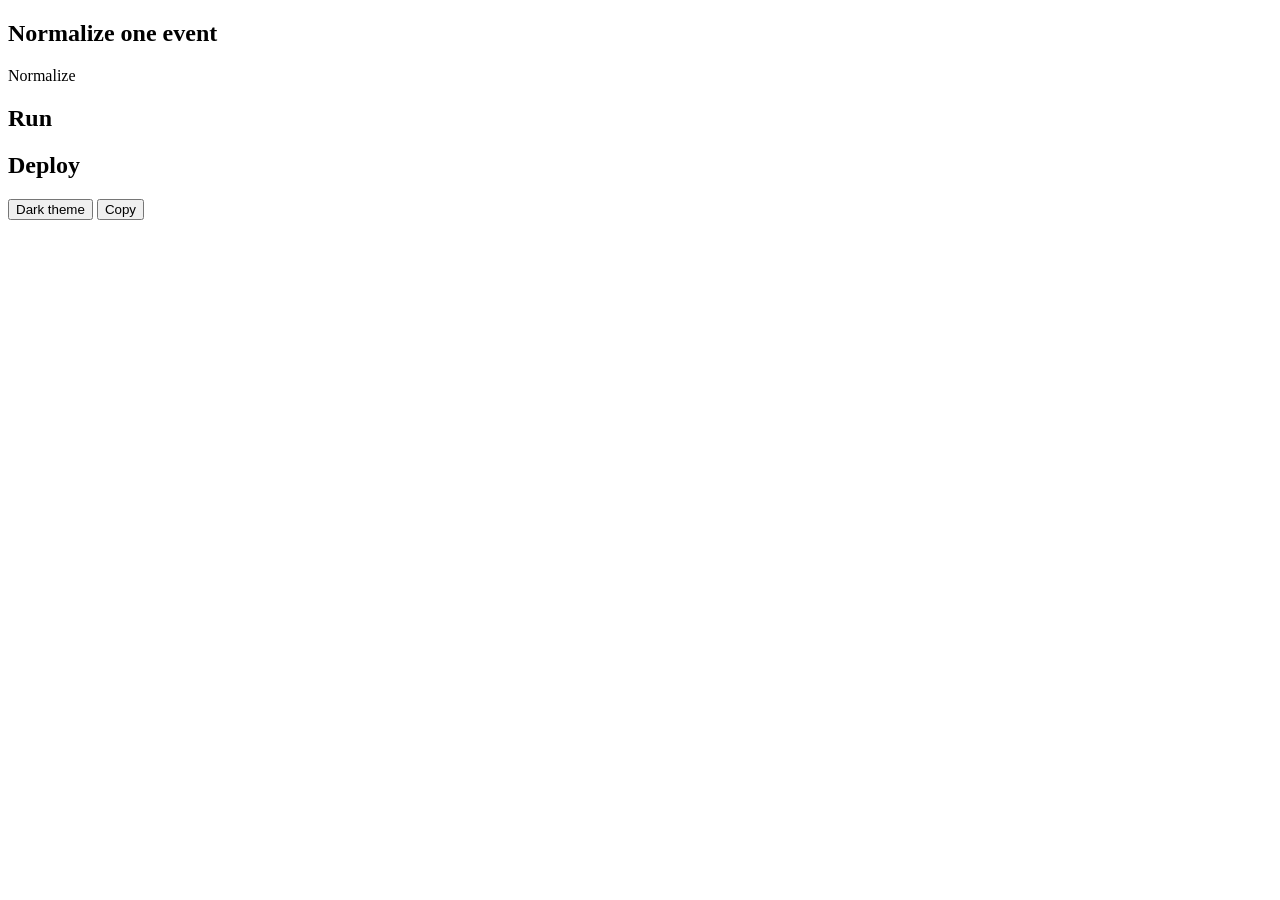
<file: .demo-kit/tests/fixtures/public-bar/pass/index.html>
<!doctype html>
<html lang="en" style="color-scheme: light">
  <head><meta charset="utf-8"><title>Public bar fixture</title></head>
  <body>
    <main>
      <section id="explanation"><h1>Normalize one event</h1></section>
      <section id="explorer">
        <article data-stage="normalize" aria-current="step">Normalize</article>
      </section>
      <section id="run"><h2>Run</h2></section>
      <section id="deploy"><h2>Deploy</h2></section>
      <button id="theme" type="button">Dark theme</button>
      <button id="copy" type="button">Copy</button>
      <p id="copy-status" aria-live="polite"></p>
    </main>
  </body>
</html>
</file>
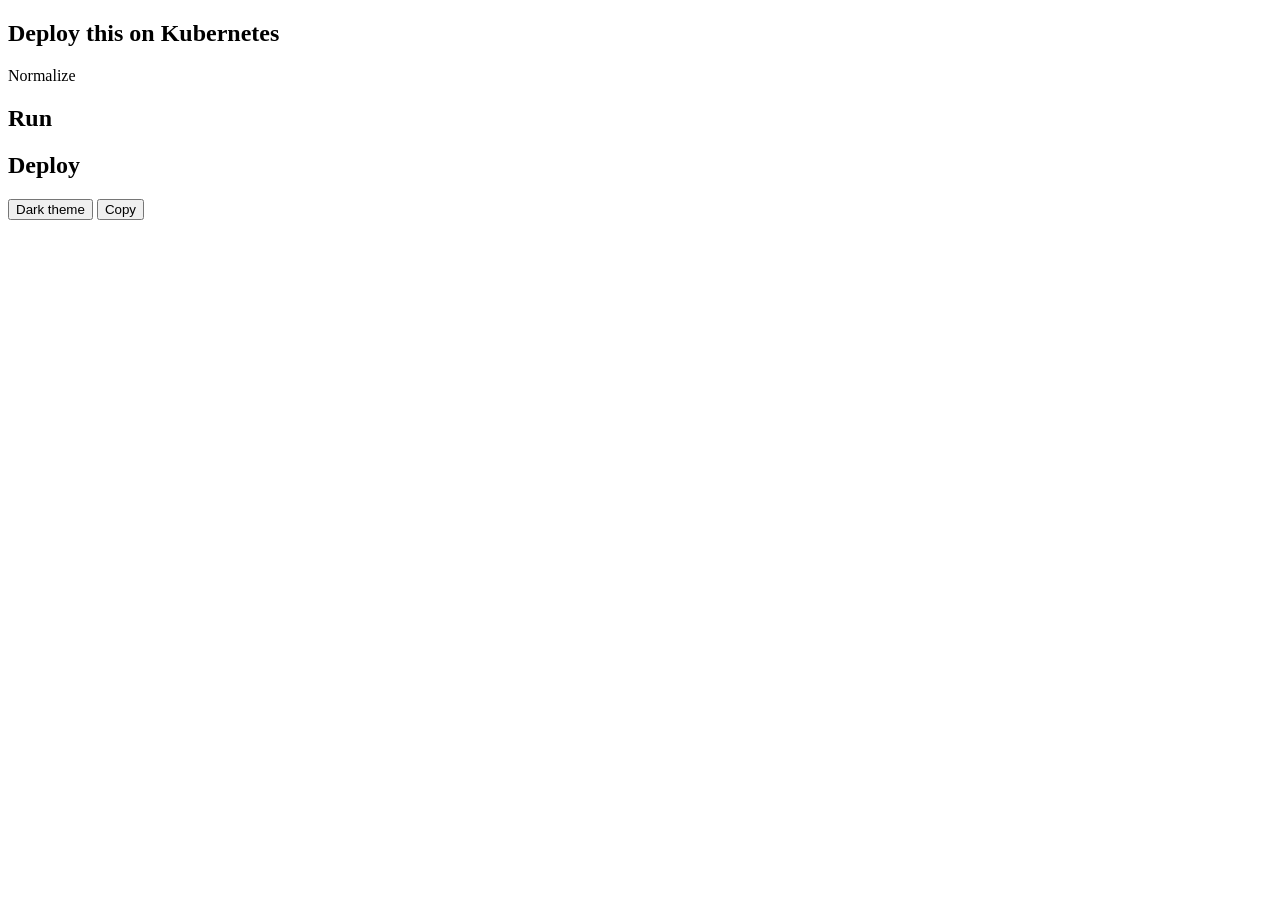
<file: .demo-kit/tests/fixtures/public-bar/fail/2/index.html>
<!doctype html>
<html lang="en" style="color-scheme: light">
  <head><meta charset="utf-8"><title>Public bar fixture</title></head>
  <body>
    <main>
      <section id="explanation"><h1>Deploy this on Kubernetes</h1></section>
      <section id="explorer">
        <article data-stage="normalize" aria-current="step">Normalize</article>
      </section>
      <section id="run"><h2>Run</h2></section>
      <section id="deploy"><h2>Deploy</h2></section>
      <button id="theme" type="button">Dark theme</button>
      <button id="copy" type="button">Copy</button>
      <p id="copy-status" aria-live="polite"></p>
    </main>
  </body>
</html>
</file>
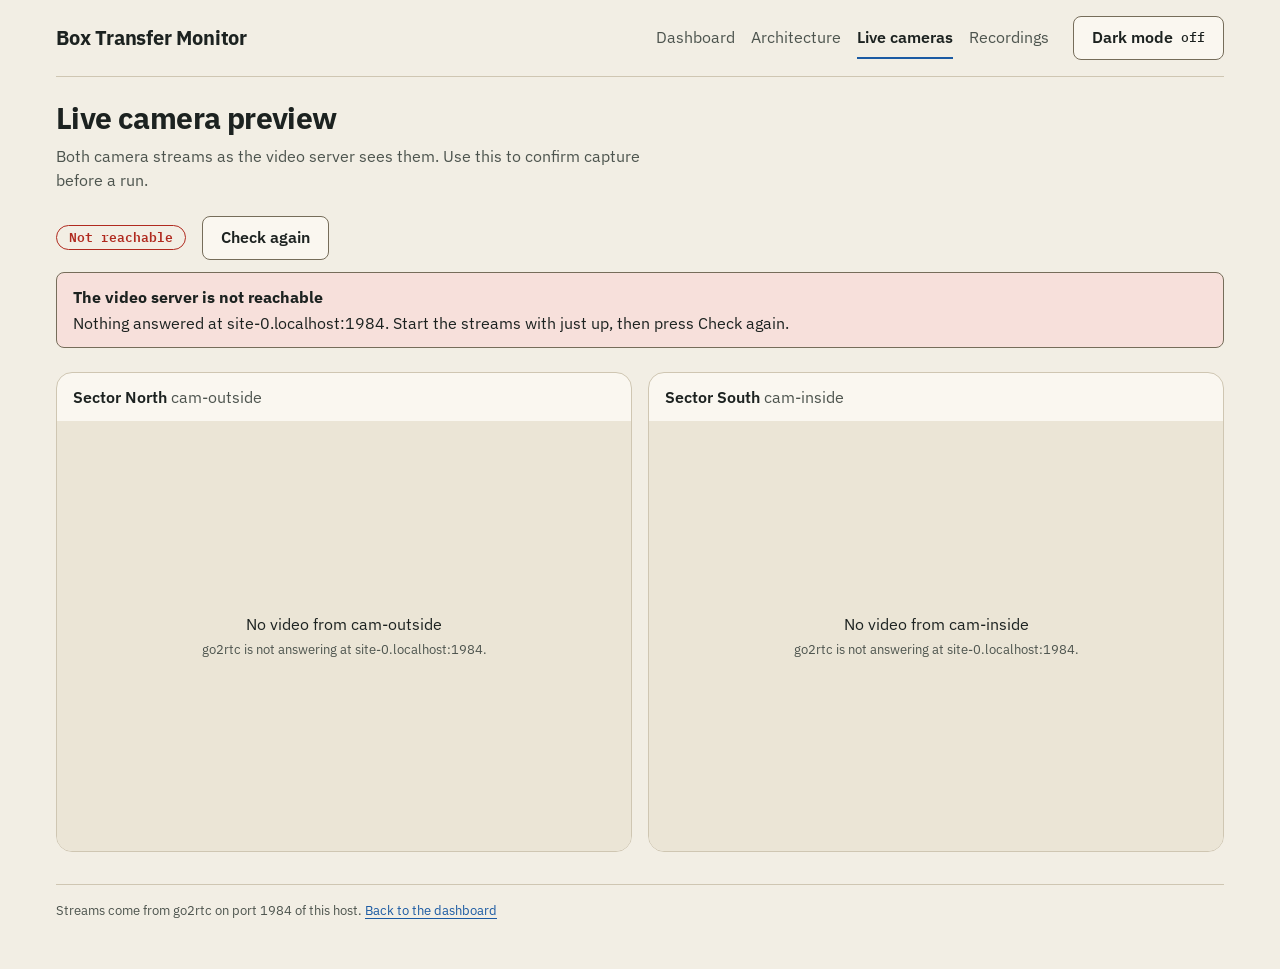
<file: public/live-viewer.html>
<!DOCTYPE html>
<html lang="en" data-theme="light">
<head>
  <meta charset="UTF-8">
  <meta name="viewport" content="width=device-width, initial-scale=1">
  <title>Live cameras - Box Transfer Monitor</title>
  <link rel="stylesheet" href="fonts/fonts.css">
  <link rel="stylesheet" href="box.css">
  <script src="theme.js"></script>
</head>
<body>
  <a class="skip-link" href="#main">Skip to the cameras</a>
  <div class="shell">
    <header class="site-header">
      <span class="brand">Box Transfer Monitor</span>
      <nav class="nav" aria-label="Pages">
        <a href="index.html">Dashboard</a>
        <a href="architecture.html">Architecture</a>
        <a href="live-viewer.html" aria-current="page">Live cameras</a>
        <a href="record-viewer.html">Recordings</a>
      </nav>
      <button type="button" class="btn theme-toggle" aria-pressed="false">Dark mode <span class="state" aria-hidden="true">off</span></button>
    </header>

    <main id="main" class="stack">
      <div>
        <h1 class="page-title">Live camera preview</h1>
        <p class="lede">Both camera streams as the video server sees them. Use this to confirm capture before a run.</p>
      </div>

      <section class="stack tight" aria-label="Video source status">
        <div class="control-row">
          <span class="pill" id="live-pill" data-kind="warn">Checking</span>
          <button type="button" class="btn" id="recheck-btn">Check again</button>
          <span class="feedback" id="recheck-feedback" role="status" aria-live="polite"></span>
        </div>
        <div class="notice" id="source-notice" data-kind="warn">
          <strong id="source-notice-title">Checking the video server</strong>
          <span id="source-notice-text">Looking for go2rtc.</span>
        </div>
      </section>

      <section aria-label="Camera streams">
        <div class="cams">
          <figure class="cam">
            <figcaption class="cam-head">Sector North <span class="dim">cam-outside</span></figcaption>
            <div class="cam-frame ratio-43">
              <iframe id="north" title="Live stream from cam-outside" allow="autoplay" referrerpolicy="no-referrer" hidden></iframe>
              <div class="cam-placeholder" id="north-empty">
                <span>No video yet</span>
                <span class="dim">Waiting for the video server</span>
              </div>
            </div>
          </figure>
          <figure class="cam">
            <figcaption class="cam-head">Sector South <span class="dim">cam-inside</span></figcaption>
            <div class="cam-frame ratio-43">
              <iframe id="south" title="Live stream from cam-inside" allow="autoplay" referrerpolicy="no-referrer" hidden></iframe>
              <div class="cam-placeholder" id="south-empty">
                <span>No video yet</span>
                <span class="dim">Waiting for the video server</span>
              </div>
            </div>
          </figure>
        </div>
      </section>
    </main>

    <footer class="site-footer">
      Streams come from go2rtc on port 1984 of this host. <a href="index.html">Back to the dashboard</a>
    </footer>
  </div>

  <script src="live-viewer.js"></script>
</body>
</html>
</file>
<file: public/fonts/fonts.css>
/* Self-hosted typefaces. Nothing here touches the network at run time.
 *
 * This demo used to pull seven faces from fonts.googleapis.com across five
 * requests on three pages: DM Sans, Inter, Inter Tight, IBM Plex Sans, IBM Plex
 * Mono, JetBrains Mono and Space Grotesk. Two of them (DM Sans, Space Grotesk)
 * were loaded and never referenced by a single rule. On a conference floor with
 * contested wifi that arrangement renders the booth screen in fallback faces,
 * which is a live-demo failure rather than a style preference.
 *
 * Everything now resolves to one superfamily -- IBM Plex Sans for text, IBM
 * Plex Mono for data and labels. Both are SIL OFL 1.1. Latin subset only;
 * 144 KB for all seven files.
 *
 * url() is resolved relative to this stylesheet, so any page can link it at
 * whatever depth it sits without rewriting paths.
 */

@font-face {
  font-family: "IBM Plex Sans";
  font-style: normal;
  font-weight: 400;
  font-display: swap;
  src: url("ibm-plex-sans-400.woff2") format("woff2");
}
@font-face {
  font-family: "IBM Plex Sans";
  font-style: normal;
  font-weight: 500;
  font-display: swap;
  src: url("ibm-plex-sans-500.woff2") format("woff2");
}
@font-face {
  font-family: "IBM Plex Sans";
  font-style: normal;
  font-weight: 600;
  font-display: swap;
  src: url("ibm-plex-sans-600.woff2") format("woff2");
}
@font-face {
  font-family: "IBM Plex Sans";
  font-style: normal;
  font-weight: 700;
  font-display: swap;
  src: url("ibm-plex-sans-700.woff2") format("woff2");
}

@font-face {
  font-family: "IBM Plex Mono";
  font-style: normal;
  font-weight: 400;
  font-display: swap;
  src: url("ibm-plex-mono-400.woff2") format("woff2");
}
@font-face {
  font-family: "IBM Plex Mono";
  font-style: normal;
  font-weight: 500;
  font-display: swap;
  src: url("ibm-plex-mono-500.woff2") format("woff2");
}
@font-face {
  font-family: "IBM Plex Mono";
  font-style: normal;
  font-weight: 600;
  font-display: swap;
  src: url("ibm-plex-mono-600.woff2") format("woff2");
}
</file>
<file: public/guide/guide.css>
/* Guide page. Same two themes and tokens as the dashboard (public/edge/styles.css):
   light is the default, dark is an explicit toggle, every text pair is AA in both. */

:root {
  color-scheme: light;

  /* Ground and surfaces: cool survey paper, never pure white. */
  --bg: #e8ece8;
  --surface: #f7f9f7;
  --surface-2: #edf1ee;
  --surface-3: #e1e7e3;
  --border: #bcc6bf;
  --border-strong: #7d8b83;

  /* Text. */
  --text: #121b1c;
  --text-dim: #2e3b3d;
  --text-mute: #4b5b5e;

  /* Accent: the Expanso element (edge, tabs, links). Deep teal. */
  --accent: #0a5a63;
  --accent-soft: #d3e6e6;
  --on-accent: #f7f9f7;

  /* Destination: cloud, analyst gateway, archive. Slate blue. */
  --dest: #2c4f80;
  --dest-soft: #dbe4f1;

  /* State. Text variants are darker than fill variants. */
  --ok-text: #17663a;
  --ok-fill: #2f9e5a;
  --ok-soft: #d5e9db;
  --warn-text: #8a4b00;
  --warn-fill: #c87a10;
  --warn-soft: #f1e2c6;
  --crit-text: #b3261e;
  --crit-fill: #c62f25;
  --crit-soft: #f6e0dd;
  --crit-solid: #b3261e;
  --on-crit: #fbfcfb;

  /* Camera tile overlays: opaque, same in both themes. */
  --cam-bg: #0b1214;
  --cam-chip-bg: #0b1214;
  --cam-chip-text: #e7efef;

  --font-sans: "IBM Plex Sans", sans-serif;
  --font-mono: "IBM Plex Mono", monospace;

  --t-caption: 0.8125rem;
  --t-body: 0.9375rem;
  --t-lg: 1.125rem;
  --t-h: 1.375rem;
  --t-display: 2rem;
  --t-count: clamp(2.5rem, 4vw, 4.5rem);
  --t-total: clamp(3.25rem, 7vw, 7rem);

  --r-sm: 4px;
  --r-md: 8px;
  --r-pill: 9999px;

  --gap: 0.75rem;
  --pad: 1rem;

  --m-fast: 200ms;
  --m-base: 300ms;
}

:root[data-theme="dark"] {
  color-scheme: dark;

  --bg: #0c1416;
  --surface: #131f22;
  --surface-2: #192a2e;
  --surface-3: #21353a;
  --border: #2d454b;
  --border-strong: #6f8b92;

  --text: #e7efef;
  --text-dim: #bccbcd;
  --text-mute: #94a8ab;

  --accent: #6fc7cf;
  --accent-soft: #173b40;
  --on-accent: #08181a;

  --dest: #8fb2e0;
  --dest-soft: #1b2b45;

  --ok-text: #6fdc98;
  --ok-fill: #3fbf6f;
  --ok-soft: #173826;
  --warn-text: #f2b84d;
  --warn-fill: #e0a030;
  --warn-soft: #3b2f12;
  --crit-text: #ff9a90;
  --crit-fill: #e5483c;
  --crit-soft: #43201e;
  --crit-solid: #b3261e;
  --on-crit: #fbfcfb;
}


* { box-sizing: border-box; }

[hidden] { display: none !important; }

html { font-size: 16px; scroll-padding-top: 1rem; }

body {
  margin: 0;
  background: var(--bg);
  color: var(--text);
  font: var(--t-body) / 1.55 var(--font-sans);
}

a { color: var(--accent); text-underline-offset: 0.2em; }

code, pre { font-family: var(--font-mono); font-size: 0.875rem; }

code { background: var(--surface-3); padding: 0.1rem 0.3rem; border-radius: var(--r-sm); overflow-wrap: anywhere; }

:focus-visible { outline: 3px solid var(--accent); outline-offset: 2px; }

.skip {
  position: absolute;
  left: 0.5rem;
  top: -4rem;
  background: var(--surface);
  color: var(--text);
  padding: 0.5rem 0.75rem;
  border-radius: var(--r-md);
  border: 1px solid var(--border-strong);
}

.skip:focus { top: 0.5rem; }

.top {
  display: flex;
  flex-wrap: wrap;
  align-items: center;
  gap: 0.5rem 1.25rem;
  padding: 0.75rem 1rem;
  background: var(--surface);
  border-bottom: 1px solid var(--border);
}

.brand { margin: 0; font-weight: 700; font-size: var(--t-lg); flex: 1 1 14rem; }

.top nav { display: flex; flex-wrap: wrap; gap: 0.25rem 1rem; }

main, .foot { max-width: 72rem; margin: 0 auto; padding: 0 1rem; }

section { padding: 2rem 0; border-bottom: 1px solid var(--border); }

h1 { font-size: clamp(1.5rem, 4vw, 2.25rem); line-height: 1.2; margin: 0 0 0.75rem; }

h2 { font-size: var(--t-h); margin: 2rem 0 0.5rem; }

section > h2:first-child { margin-top: 0; }

h3 { font-size: var(--t-lg); margin: 1.25rem 0 0.4rem; }

h4 { font-size: var(--t-lg); margin: 1rem 0 0.25rem; }

h5 { font-size: var(--t-body); margin: 0.75rem 0 0.25rem; color: var(--text-dim); }

.lead { font-size: var(--t-lg); max-width: 60ch; }

p, li { max-width: 70ch; }

.plain { padding-left: 1.2rem; }

.cases { display: grid; gap: 0.75rem; grid-template-columns: repeat(auto-fit, minmax(14rem, 1fr)); max-width: 48rem; }

.cases p { margin: 0; padding: 0.75rem 1rem; background: var(--surface); border: 1px solid var(--border); border-radius: var(--r-md); }

.btn {
  display: inline-flex;
  align-items: center;
  min-height: 2.5rem;
  padding: 0.4rem 0.9rem;
  background: var(--accent);
  color: var(--on-accent);
  border: 1px solid var(--accent);
  border-radius: var(--r-md);
  font: 600 var(--t-body) / 1.2 var(--font-sans);
  text-decoration: none;
  cursor: pointer;
}

.btn:hover { filter: brightness(1.12); }

.btn[disabled], .btn[aria-disabled="true"] { background: var(--surface-3); color: var(--text-mute); border-color: var(--border); cursor: not-allowed; }

.tabs { display: flex; flex-wrap: wrap; gap: 0.5rem; margin: 1rem 0 0.5rem; }

.tab {
  min-height: 2.5rem;
  padding: 0.4rem 0.9rem;
  background: var(--surface);
  color: var(--text);
  border: 1px solid var(--border-strong);
  border-radius: var(--r-md);
  font: 600 var(--t-body) / 1.2 var(--font-sans);
  cursor: pointer;
}

.tab[aria-pressed="true"] { background: var(--accent); color: var(--on-accent); border-color: var(--accent); }

.tab.sub { font-weight: 500; }

.ex-blurb, .pl-sum, .pl-job { max-width: 70ch; }

.stepper { display: flex; flex-wrap: wrap; gap: 0.4rem; list-style: none; padding: 0; margin: 0.75rem 0; }

.step {
  display: inline-flex;
  align-items: center;
  gap: 0.4rem;
  min-height: 2.25rem;
  padding: 0.25rem 0.7rem 0.25rem 0.35rem;
  background: var(--surface);
  color: var(--text);
  border: 1px solid var(--border-strong);
  border-radius: var(--r-pill);
  font: 500 var(--t-caption) / 1.2 var(--font-mono);
  cursor: pointer;
}

.step .n {
  display: inline-grid;
  place-items: center;
  width: 1.5rem;
  height: 1.5rem;
  border-radius: var(--r-pill);
  background: var(--surface-3);
  color: var(--text);
}

.step[aria-current="step"] { background: var(--accent); color: var(--on-accent); border-color: var(--accent); }

.step[aria-current="step"] .n { background: var(--on-accent); color: var(--accent); }

.stage { background: var(--surface); border: 1px solid var(--border); border-radius: var(--r-md); padding: 0.5rem 1rem 1rem; }

.what { max-width: 70ch; margin: 0.25rem 0; }

.counts { margin: 0.25rem 0 0.5rem; color: var(--text-dim); font-family: var(--font-mono); font-size: var(--t-caption); }

.io { display: grid; gap: 1rem; grid-template-columns: minmax(0, 1fr); }

@media (min-width: 56rem) {
  .io { grid-template-columns: minmax(0, 1fr) minmax(0, 1fr); }
}

pre {
  margin: 0.4rem 0;
  padding: 0.75rem;
  background: var(--surface-2);
  color: var(--text);
  border: 1px solid var(--border);
  border-radius: var(--r-sm);
  white-space: pre-wrap;
  overflow-wrap: anywhere;
  max-height: 24rem;
  overflow: auto;
}

.note, .none { color: var(--text-dim); font-size: var(--t-caption); margin: 0.2rem 0; }

.toolbar {
  display: flex;
  flex-wrap: wrap;
  align-items: center;
  gap: 0.75rem 1.5rem;
  margin: 1rem 0 0;
  padding: 0.75rem 1rem;
  background: var(--surface);
  border: 1px solid var(--border);
  border-radius: var(--r-md);
}

.pager { display: flex; flex-wrap: wrap; align-items: center; gap: 0.5rem; }

.position { font-family: var(--font-mono); font-size: var(--t-caption); min-width: 8rem; text-align: center; }

.actions { display: flex; flex-wrap: wrap; align-items: center; gap: 0.5rem; }

.feedback { font-size: var(--t-caption); min-height: 1.25rem; font-weight: 600; }

.feedback[data-state="ok"] { color: var(--ok-text); }

.feedback[data-state="error"] { color: var(--crit-text); }

.steps { padding-left: 1.2rem; }

.steps > li { margin: 0 0 1.25rem; }

.cmd { max-width: 60rem; }

.env { list-style: none; padding: 0; margin: 0.5rem 0; max-width: 60rem; }

.env li { padding: 0.5rem 0; border-bottom: 1px solid var(--border); max-width: none; }

.env .def { margin-left: 0.5rem; color: var(--text-dim); font-size: var(--t-caption); }

.env .mean { display: block; margin-top: 0.15rem; }

.foot { max-width: 72rem; margin: 0 auto; padding: 0 1rem; }

section { padding: 2rem 0; border-bottom: 1px solid var(--border); }

h1 { font-size: clamp(1.5rem, 4vw, 2.25rem); line-height: 1.2; margin: 0 0 0.75rem; }

h2 { font-size: var(--t-h); margin: 2rem 0 0.5rem; }

section > h2:first-child { margin-top: 0; }

h3 { font-size: var(--t-lg); margin: 1.25rem 0 0.4rem; }

h4 { font-size: var(--t-lg); margin: 1rem 0 0.25rem; }

h5 { font-size: var(--t-body); margin: 0.75rem 0 0.25rem; color: var(--text-dim); }

.lead { font-size: var(--t-lg); max-width: 60ch; }

p, li { max-width: 70ch; }

.plain { padding-left: 1.2rem; }

.cases { display: grid; gap: 0.75rem; grid-template-columns: repeat(auto-fit, minmax(14rem, 1fr)); max-width: 48rem; }

.cases p { margin: 0; padding: 0.75rem 1rem; background: var(--surface); border: 1px solid var(--border); border-radius: var(--r-md); }

.btn {
  display: inline-flex;
  align-items: center;
  min-height: 2.5rem;
  padding: 0.4rem 0.9rem;
  background: var(--accent);
  color: var(--on-accent);
  border: 1px solid var(--accent);
  border-radius: var(--r-md);
  font: 600 var(--t-body) / 1.2 var(--font-sans);
  text-decoration: none;
  cursor: pointer;
}

.btn:hover { filter: brightness(1.12); }

.btn[disabled], .btn[aria-disabled="true"] { background: var(--surface-3); color: var(--text-mute); border-color: var(--border); cursor: not-allowed; }

.tabs { display: flex; flex-wrap: wrap; gap: 0.5rem; margin: 1rem 0 0.5rem; }

.tab {
  min-height: 2.5rem;
  padding: 0.4rem 0.9rem;
  background: var(--surface);
  color: var(--text);
  border: 1px solid var(--border-strong);
  border-radius: var(--r-md);
  font: 600 var(--t-body) / 1.2 var(--font-sans);
  cursor: pointer;
}

.tab[aria-pressed="true"] { background: var(--accent); color: var(--on-accent); border-color: var(--accent); }

.tab.sub { font-weight: 500; }

.ex-blurb, .pl-sum, .pl-job { max-width: 70ch; }

.stepper { display: flex; flex-wrap: wrap; gap: 0.4rem; list-style: none; padding: 0; margin: 0.75rem 0; }

.step {
  display: inline-flex;
  align-items: center;
  gap: 0.4rem;
  min-height: 2.25rem;
  padding: 0.25rem 0.7rem 0.25rem 0.35rem;
  background: var(--surface);
  color: var(--text);
  border: 1px solid var(--border-strong);
  border-radius: var(--r-pill);
  font: 500 var(--t-caption) / 1.2 var(--font-mono);
  cursor: pointer;
}

.step .n {
  display: inline-grid;
  place-items: center;
  width: 1.5rem;
  height: 1.5rem;
  border-radius: var(--r-pill);
  background: var(--surface-3);
  color: var(--text);
}

.step[aria-current="step"] { background: var(--accent); color: var(--on-accent); border-color: var(--accent); }

.step[aria-current="step"] .n { background: var(--on-accent); color: var(--accent); }

.stage { background: var(--surface); border: 1px solid var(--border); border-radius: var(--r-md); padding: 0.5rem 1rem 1rem; }

.what { max-width: 70ch; margin: 0.25rem 0; }

.counts { margin: 0.25rem 0 0.5rem; color: var(--text-dim); font-family: var(--font-mono); font-size: var(--t-caption); }

.io { display: grid; gap: 1rem; grid-template-columns: minmax(0, 1fr); }

@media (min-width: 56rem) {
  .io { grid-template-columns: minmax(0, 1fr) minmax(0, 1fr); }
}

pre {
  margin: 0.4rem 0;
  padding: 0.75rem;
  background: var(--surface-2);
  color: var(--text);
  border: 1px solid var(--border);
  border-radius: var(--r-sm);
  white-space: pre-wrap;
  overflow-wrap: anywhere;
  max-height: 24rem;
  overflow: auto;
}

.note, .none { color: var(--text-dim); font-size: var(--t-caption); margin: 0.2rem 0; }

.toolbar {
  display: flex;
  flex-wrap: wrap;
  align-items: center;
  gap: 0.75rem 1.5rem;
  margin: 1rem 0 0;
  padding: 0.75rem 1rem;
  background: var(--surface);
  border: 1px solid var(--border);
  border-radius: var(--r-md);
}

.pager { display: flex; flex-wrap: wrap; align-items: center; gap: 0.5rem; }

.position { font-family: var(--font-mono); font-size: var(--t-caption); min-width: 8rem; text-align: center; }

.actions { display: flex; flex-wrap: wrap; align-items: center; gap: 0.5rem; }

.feedback { font-size: var(--t-caption); min-height: 1.25rem; font-weight: 600; }

.feedback[data-state="ok"] { color: var(--ok-text); }

.feedback[data-state="error"] { color: var(--crit-text); }

.steps { padding-left: 1.2rem; }

.steps > li { margin: 0 0 1.25rem; }

.cmd { max-width: 60rem; }

.env { border-collapse: collapse; width: 100%; max-width: 60rem; font-size: var(--t-caption); display: block; overflow-x: auto; }

.env th, .env td { text-align: left; padding: 0.4rem 0.6rem; border-bottom: 1px solid var(--border); vertical-align: top; }

.env th { background: var(--surface-2); }

.foot { padding: 1.5rem 1rem 2.5rem; color: var(--text-dim); }

@media (prefers-reduced-motion: reduce) {
  * { scroll-behavior: auto !important; }
}
</file>
<file: public/box.css>
/* Shared styles for the box-counting pages: dashboard, architecture, live
 * viewer. Light is the default; the dark theme is an explicit toggle that
 * sets data-theme="dark" on <html> (see theme.js). The OS colour-scheme
 * preference is ignored on purpose.
 *
 * Ground is kraft paper and corrugated ink: the subject is cardboard boxes
 * crossing a bay door. Accents carry meaning only: blue is the outside
 * camera (departed), green is the inside camera (arrived), red is a missing
 * box, amber is a pending or degraded source.
 */

*, *::before, *::after { box-sizing: border-box; }

:root {
  color-scheme: light;

  --bg: #f2eee4;
  --surface: #faf7f0;
  --surface-2: #ebe5d6;
  --line: #cfc6b2;
  --line-strong: #766d5a;

  --text: #1c2220;
  --text-dim: #4d544e;

  --accent: #1b5aa3;
  --out: #1b5aa3;
  --in: #17704a;
  --ok: #17704a;
  --warn: #8a5600;
  --err: #b02a1f;

  --ok-bg: #e1efe3;
  --err-bg: #f7e0db;
  --warn-bg: #f4e8cc;

  --code-key: #7a3b00;
  --code-str: #17704a;
  --code-com: #5a6158;
  --code-num: #1b5aa3;

  --fs-s: 0.8125rem;
  --fs-m: 1rem;
  --fs-l: 1.25rem;
  --fs-xl: 1.875rem;
  --fs-num: 3.5rem;

  --sans: "IBM Plex Sans", sans-serif;
  --mono: "IBM Plex Mono", ui-monospace, monospace;
}

:root[data-theme="dark"] {
  color-scheme: dark;

  --bg: #12161b;
  --surface: #1a2027;
  --surface-2: #232b34;
  --line: #36414d;
  --line-strong: #8795a5;

  --text: #eef2f5;
  --text-dim: #aab6c2;

  --accent: #82b8f0;
  --out: #82b8f0;
  --in: #6fd69c;
  --ok: #6fd69c;
  --warn: #f0bb62;
  --err: #ff9d94;

  --ok-bg: #16301f;
  --err-bg: #3a1f1d;
  --warn-bg: #352c15;

  --code-key: #f0bb62;
  --code-str: #6fd69c;
  --code-com: #9aa7b4;
  --code-num: #82b8f0;
}

html { -webkit-text-size-adjust: 100%; }

body {
  margin: 0;
  background: #f2eee4;
  color: var(--text);
  font-family: var(--sans);
  font-size: var(--fs-m);
  line-height: 1.5;
  min-height: 100vh;
}

:root[data-theme="dark"] body { background: #12161b; }

h1, h2, h3, p, dl, dd, ul, ol, figure, pre { margin: 0; }
ul, ol { padding: 0; list-style: none; }

a { color: var(--accent); text-underline-offset: 3px; }

:focus-visible {
  outline: 3px solid var(--accent);
  outline-offset: 2px;
  border-radius: 2px;
}

.skip-link {
  position: absolute;
  left: 8px;
  top: -64px;
  background: var(--surface);
  color: var(--text);
  border: 1px solid var(--line-strong);
  border-radius: 8px;
  padding: 8px 12px;
  z-index: 10;
}

.skip-link:focus { top: 8px; }

.shell {
  width: 100%;
  max-width: 1200px;
  margin: 0 auto;
  padding: 0 16px 48px;
}

/* ---------- header and navigation ---------- */

.site-header {
  display: flex;
  flex-wrap: wrap;
  align-items: center;
  gap: 8px 24px;
  padding: 16px 0;
  border-bottom: 1px solid var(--line);
  margin-bottom: 24px;
}

.brand {
  font-size: var(--fs-l);
  font-weight: 700;
  letter-spacing: -0.01em;
  margin-right: auto;
  overflow-wrap: anywhere;
}

.nav { display: flex; flex-wrap: wrap; gap: 4px 16px; }

.nav a {
  display: inline-block;
  padding: 8px 0;
  color: var(--text-dim);
  text-decoration: none;
  border-bottom: 2px solid transparent;
  font-size: var(--fs-m);
}

.nav a:hover { color: var(--text); border-bottom-color: var(--line-strong); }

.nav a[aria-current="page"] {
  color: var(--text);
  font-weight: 600;
  border-bottom-color: var(--accent);
}

/* ---------- controls ---------- */

.btn {
  font-family: var(--sans);
  font-size: var(--fs-m);
  font-weight: 600;
  line-height: 1.2;
  min-height: 44px;
  padding: 10px 18px;
  border-radius: 8px;
  border: 1px solid var(--line-strong);
  background: var(--surface);
  color: var(--text);
  cursor: pointer;
  text-decoration: none;
  display: inline-flex;
  align-items: center;
  justify-content: center;
  gap: 8px;
}

.btn:hover { background: var(--surface-2); }

.btn[aria-pressed="true"] {
  background: var(--text);
  color: var(--bg);
  border-color: var(--text);
}

.btn-primary {
  background: var(--text);
  color: var(--bg);
  border-color: var(--text);
}

.btn-primary:hover { background: var(--text-dim); border-color: var(--text-dim); }

.btn:disabled, .btn-primary:disabled, .btn-primary:disabled:hover {
  background: var(--surface-2);
  color: var(--text-dim);
  border-color: var(--line);
  cursor: not-allowed;
}

.theme-toggle .state { font-family: var(--mono); font-size: var(--fs-s); font-weight: 500; }

.control-row { display: flex; flex-wrap: wrap; align-items: center; gap: 12px 16px; }

.feedback {
  font-size: var(--fs-m);
  color: var(--text-dim);
  min-height: 1.5em;
  overflow-wrap: anywhere;
}

.feedback[data-kind="ok"] { color: var(--ok); }
.feedback[data-kind="err"] { color: var(--err); }

input[type="number"] {
  font-family: var(--mono);
  font-size: var(--fs-m);
  min-height: 44px;
  width: 6rem;
  padding: 8px 10px;
  border-radius: 8px;
  border: 1px solid var(--line-strong);
  background: var(--surface);
  color: var(--text);
}

label { color: var(--text-dim); }

/* ---------- panels and text ---------- */

.panel {
  background: var(--surface);
  border: 1px solid var(--line);
  border-radius: 16px;
  padding: 20px;
}

.stack { display: grid; gap: 24px; }
.stack.tight { gap: 12px; }

.page-title { font-size: var(--fs-xl); font-weight: 700; letter-spacing: -0.02em; line-height: 1.15; }
.lede { color: var(--text-dim); max-width: 62ch; margin-top: 8px; }
.section-title { font-size: var(--fs-l); font-weight: 600; margin-bottom: 12px; }
.dim { color: var(--text-dim); }
.mono { font-family: var(--mono); }

code, .code-inline {
  font-family: var(--mono);
  font-size: 0.9em;
  background: var(--surface-2);
  border-radius: 4px;
  padding: 1px 6px;
  overflow-wrap: anywhere;
}

/* ---------- source status and unreachable notices ---------- */

.status-strip { display: flex; flex-wrap: wrap; gap: 8px 24px; font-size: var(--fs-s); color: var(--text-dim); }
.status-strip .item { display: flex; gap: 6px; align-items: baseline; }
.status-strip .name { font-weight: 600; color: var(--text); }
.status-strip [data-kind="ok"] { color: var(--ok); }
.status-strip [data-kind="err"] { color: var(--err); }
.status-strip [data-kind="warn"] { color: var(--warn); }

.notice {
  border: 1px solid var(--line-strong);
  border-radius: 8px;
  padding: 12px 16px;
  background: var(--warn-bg);
  color: var(--text);
  overflow-wrap: anywhere;
}

.notice[data-kind="err"] { background: var(--err-bg); }
.notice[data-kind="ok"] { background: var(--ok-bg); }
.notice strong { display: block; margin-bottom: 2px; }

.pill {
  display: inline-block;
  font-family: var(--mono);
  font-size: var(--fs-s);
  font-weight: 600;
  border: 1px solid currentColor;
  border-radius: 9999px;
  padding: 2px 12px;
  white-space: nowrap;
}

.pill[data-kind="ok"] { color: var(--ok); }
.pill[data-kind="err"] { color: var(--err); }
.pill[data-kind="warn"] { color: var(--warn); }

/* ---------- reconciliation and inventory ---------- */

.recon { display: grid; grid-template-columns: 1fr; gap: 16px; }

@media (min-width: 800px) {
  .recon { grid-template-columns: 1fr 1fr 1.4fr; }
}

.count-card { display: grid; gap: 4px; align-content: start; }
.count-card .label { color: var(--text-dim); font-size: var(--fs-m); }

.big-number {
  font-family: var(--mono);
  font-size: var(--fs-num);
  font-weight: 600;
  line-height: 1.05;
  letter-spacing: -0.03em;
}

.big-number[data-side="out"] { color: var(--out); }
.big-number[data-side="in"] { color: var(--in); }

.verdict { display: grid; gap: 6px; align-content: start; }
.verdict-title { font-size: var(--fs-l); font-weight: 700; line-height: 1.2; }
.verdict[data-state="match"] { background: var(--ok-bg); }
.verdict[data-state="short"] { background: var(--err-bg); border-color: var(--err); }
.verdict[data-state="match"] .verdict-title { color: var(--ok); }
.verdict[data-state="short"] .verdict-title { color: var(--err); }
.verdict-detail { font-family: var(--mono); font-size: var(--fs-s); color: var(--text-dim); overflow-wrap: anywhere; }

.inventory { display: grid; gap: 8px; }
.inventory .section-title { margin-bottom: 0; }
.inventory-title { font-size: var(--fs-l); font-weight: 700; }
.inventory[data-state="ok"] .inventory-title { color: var(--ok); }
.inventory[data-state="short"] { background: var(--err-bg); border-color: var(--err); }
.inventory[data-state="short"] .inventory-title { color: var(--err); }
.inventory-counts { font-family: var(--mono); display: flex; flex-wrap: wrap; gap: 4px 20px; }
.inventory-counts .num { font-size: var(--fs-l); font-weight: 700; margin-left: 4px; }
.inventory-counts .num[data-side="out"] { color: var(--out); }
.inventory-counts .num[data-side="in"] { color: var(--in); }
.inventory-baseline { font-family: var(--mono); font-size: var(--fs-s); color: var(--text-dim); overflow-wrap: anywhere; }

.skeleton {
  display: inline-block;
  width: 2ch;
  height: 1em;
  background: var(--surface-2);
  color: transparent;
  border-radius: 4px;
  user-select: none;
}

.session-bar {
  display: flex;
  flex-wrap: wrap;
  gap: 4px 24px;
  font-family: var(--mono);
  font-size: var(--fs-s);
  color: var(--text-dim);
  overflow-wrap: anywhere;
}

/* ---------- camera feeds ---------- */

.cams { display: grid; grid-template-columns: 1fr; gap: 16px; }

@media (min-width: 800px) {
  .cams { grid-template-columns: 1fr 1fr; }
}

.cam {
  background: var(--surface);
  border: 1px solid var(--line);
  border-radius: 16px;
  overflow: hidden;
  min-width: 0;
}

.cam-head { padding: 12px 16px; font-weight: 600; overflow-wrap: anywhere; }
.cam-head .dim { font-weight: 400; }

.cam-frame {
  position: relative;
  width: 100%;
  aspect-ratio: 16 / 9;
  background: var(--surface-2);
}

.cam-frame img, .cam-frame iframe, .cam-frame video {
  position: absolute;
  inset: 0;
  width: 100%;
  height: 100%;
  border: 0;
  display: block;
  object-fit: contain;
  background: var(--surface-2);
}

.cam-frame.ratio-43 { aspect-ratio: 4 / 3; }

.cam-frame img[hidden], .cam-frame iframe[hidden] { display: none; }

.cam-placeholder {
  position: absolute;
  inset: 0;
  display: flex;
  flex-direction: column;
  align-items: center;
  justify-content: center;
  gap: 4px;
  padding: 16px;
  text-align: center;
  color: var(--text);
  overflow-wrap: anywhere;
}

.cam-placeholder[hidden] { display: none; }
.cam-placeholder .dim { font-size: var(--fs-s); }

.cam-foot {
  display: flex;
  align-items: baseline;
  justify-content: space-between;
  gap: 12px;
  padding: 12px 16px;
  border-top: 1px solid var(--line);
}

.cam-foot .big { font-family: var(--mono); font-size: var(--fs-xl); font-weight: 600; }
.cam-foot .big[data-side="out"] { color: var(--out); }
.cam-foot .big[data-side="in"] { color: var(--in); }

/* ---------- event log ---------- */

.event-row {
  display: flex;
  flex-wrap: wrap;
  gap: 2px 16px;
  padding: 8px 0;
  border-bottom: 1px solid var(--line);
  font-family: var(--mono);
  font-size: var(--fs-s);
}

.event-row:last-child { border-bottom: 0; }
.event-row .time { color: var(--text-dim); min-width: 9ch; }
.event-row .src { color: var(--text-dim); }
.event-row .depart { color: var(--out); }
.event-row .arrive { color: var(--in); }
.event-row .count { color: var(--text-dim); margin-left: auto; }
.event-empty { color: var(--text-dim); padding: 12px 0; }

/* ---------- raw data ---------- */

details.raw summary { cursor: pointer; font-weight: 600; min-height: 32px; }
details.raw .raw-grid { display: grid; gap: 16px; margin-top: 12px; }
@media (min-width: 800px) { details.raw .raw-grid { grid-template-columns: 1fr 1fr; } }

pre.json, pre.code {
  font-family: var(--mono);
  font-size: var(--fs-s);
  line-height: 1.55;
  white-space: pre-wrap;
  overflow-wrap: anywhere;
  background: var(--surface-2);
  color: var(--text);
  border-radius: 8px;
  padding: 12px 16px;
  tab-size: 2;
}

pre.code .k { color: var(--code-key); }
pre.code .s { color: var(--code-str); }
pre.code .c { color: var(--code-com); }
pre.code .n { color: var(--code-num); }

.json-label { font-size: var(--fs-s); color: var(--text-dim); margin-bottom: 4px; }

/* ---------- architecture ---------- */

.flow { display: grid; gap: 0; }
.flow-link {
  display: flex;
  align-items: center;
  gap: 12px;
  padding: 4px 16px;
  color: var(--text-dim);
  font-family: var(--mono);
  font-size: var(--fs-s);
}

.flow-link::before { content: ""; width: 1px; height: 28px; background: var(--line-strong); flex: none; margin-right: 4px; }

.stage { display: grid; gap: 8px; }
.stage-tag { font-family: var(--mono); font-size: var(--fs-s); color: var(--text-dim); }
.stage h3 { font-size: var(--fs-l); font-weight: 600; }
.stage .facts { display: grid; gap: 4px 24px; }

@media (min-width: 700px) {
  .stage .facts { grid-template-columns: 1fr 1fr; }
}

.stage .facts li { background: var(--surface-2); border-radius: 8px; padding: 6px 12px; overflow-wrap: anywhere; }
.stage-edge { border-color: var(--accent); border-width: 2px; }

.steps { display: grid; gap: 8px; grid-template-columns: 1fr; counter-reset: step; }
@media (min-width: 700px) { .steps { grid-template-columns: repeat(5, 1fr); } }
.steps li { background: var(--surface-2); border-radius: 8px; padding: 8px 12px; }
.steps .step-name { display: block; font-weight: 600; }
.steps .step-note { display: block; font-size: var(--fs-s); color: var(--text-dim); overflow-wrap: anywhere; }

.def-list { display: grid; gap: 0; }
.def-list > div { padding: 12px 0; border-bottom: 1px solid var(--line); display: grid; gap: 2px; }
.def-list > div:last-child { border-bottom: 0; }
.def-list dt { font-weight: 600; }
.def-list dd { color: var(--text-dim); }

@media (min-width: 800px) {
  .def-list.two { grid-template-columns: 1fr 1fr; column-gap: 32px; }
}

table.bom { width: 100%; border-collapse: collapse; }
table.bom th, table.bom td { text-align: left; padding: 10px 8px 10px 0; border-bottom: 1px solid var(--line); vertical-align: top; overflow-wrap: anywhere; }
table.bom th { font-weight: 600; }
table.bom td.price, table.bom th.price { text-align: right; font-family: var(--mono); white-space: nowrap; padding-right: 0; }
table.bom tfoot td, table.bom tfoot th { font-weight: 700; border-bottom: 0; }
.bom-note { color: var(--text-dim); margin-top: 8px; }

.deploy-cmd { margin-bottom: 16px; overflow-wrap: anywhere; }

.yaml-head { display: flex; flex-wrap: wrap; align-items: baseline; gap: 4px 12px; margin-bottom: 8px; }
.yaml-head .file { font-family: var(--mono); font-size: var(--fs-s); color: var(--text-dim); }

/* ---------- footer ---------- */

.site-footer {
  margin-top: 32px;
  padding-top: 16px;
  border-top: 1px solid var(--line);
  color: var(--text-dim);
  font-size: var(--fs-s);
  overflow-wrap: anywhere;
}

[hidden] { display: none !important; }

@media (prefers-reduced-motion: reduce) {
  * { animation: none !important; transition: none !important; }
}
</file>
